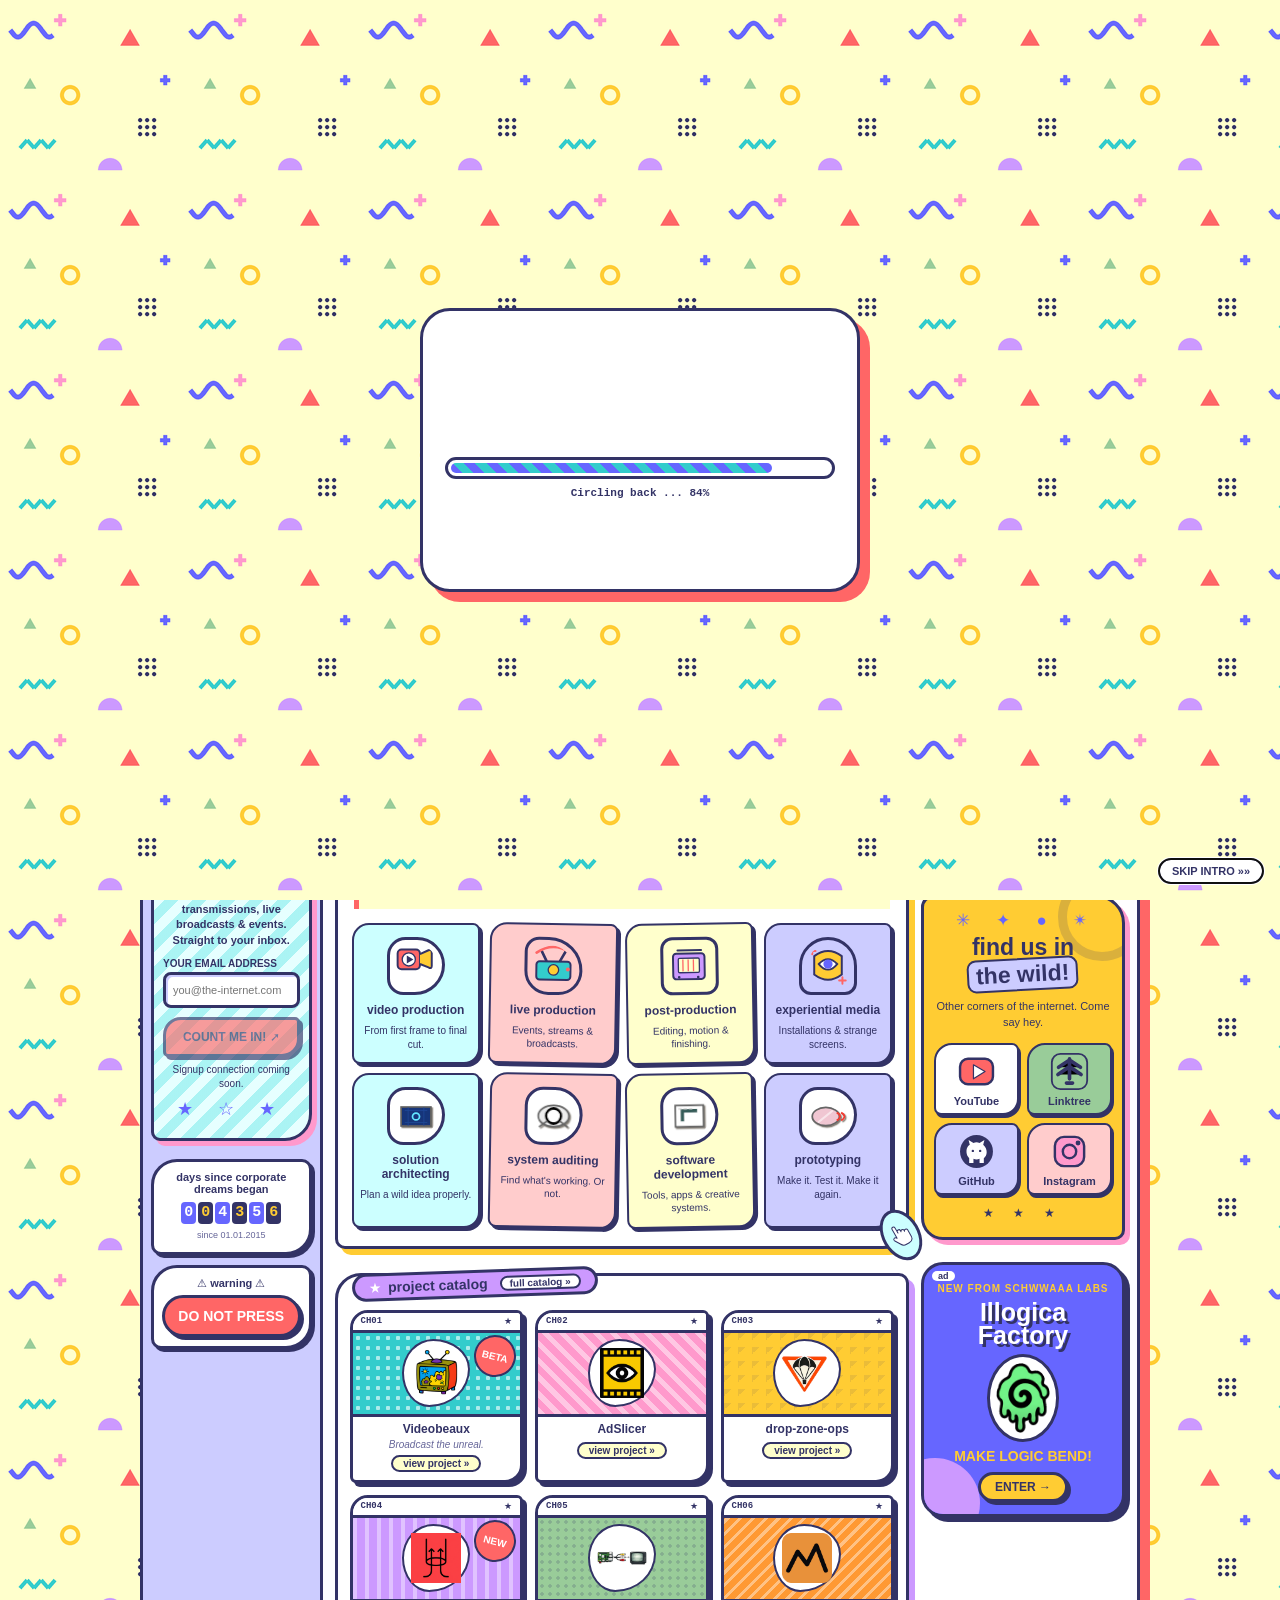
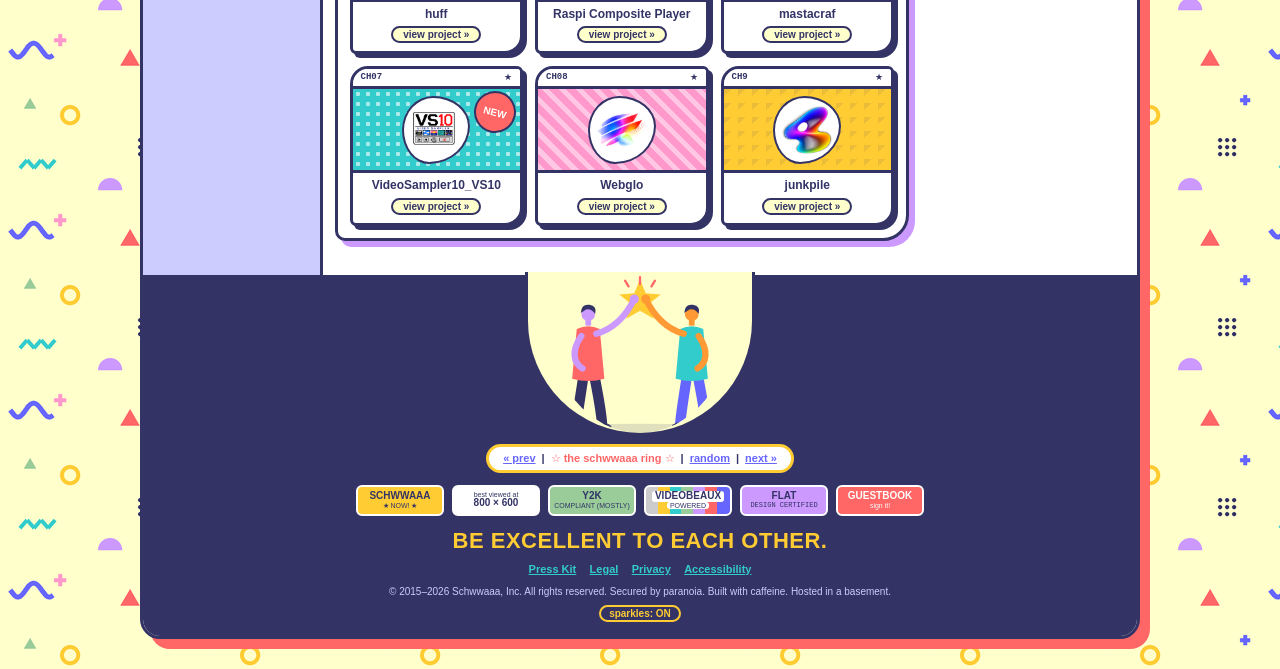
<file: index.html>
<!doctype html>
<html lang="en">

<head>
  <meta charset="utf-8">
  <meta name="viewport" content="width=device-width, initial-scale=1">
  <title>schwwaaa inc. — Shaping tomorrow ... today</title>
  <meta name="description"
    content="Schwwaaa architects, audits, builds, and prototypes strange useful systems. Corporate dreams since 2015.">
  <meta name="author" content="schwwaaa">
  <meta property="og:title" content="schwwaaa online — Shaping tomorrow ... today">
  <meta property="og:description"
    content="A speculative systems studio and digital imagination factory. 17 projects and counting.">
  <meta property="og:type" content="website">
  <meta property="og:image" content="assets/logo.png">
  <meta name="theme-color" content="#000066">
  <link rel="icon" href="assets/logo-tiny.png">
  <link rel="stylesheet" href="styles.css">
</head>
<!-- PERIOD NOTE: in 1999 this line would read
     <body background="tile.gif" bgcolor="#CCCCFF" link="#0000CC" vlink="#663399">
     Today the same job is done in styles.css. -->

<body class="home">
  <a class="skip-link" href="#main">Skip to content</a>

  <!-- ============ FAKE FLASH INTRO (hidden unless script.js shows it) ============ -->
  <div id="intro" class="intro" hidden role="dialog" aria-label="Intro animation">
    <div class="stage">
      <svg class="streaks" viewBox="0 0 200 200" aria-hidden="true">
        <polygon points="20,30 40,64 0,64" fill="#FF6666" />
        <path d="M150 20 q8 -10 16 0 t16 0" stroke="#6666FF" stroke-width="5" fill="none" stroke-linecap="round" />
        <circle cx="176" cy="170" r="12" fill="none" stroke="#FFCC33" stroke-width="5" />
        <path d="M10 170 a16 16 0 0 1 32 0 Z" fill="#33CCCC" />
      </svg>
      <img class="logo" src="assets/logo.png" alt="schwwaaa">
      <div class="bar"><i></i></div>
      <p class="pct">LOADING synergy.swf ... 0%</p>
      <button class="enter" type="button">ENTER</button>
    </div>
    <button class="skip" type="button">SKIP INTRO &raquo;&raquo;</button>
  </div>

  <div class="nosignal" aria-hidden="true"><span>SYNERGY LOST · CH 99</span></div>

  <!-- MEMBER CHANNEL 99 — power on to load the configured video; power off removes it. -->
  <dialog class="member-modal" id="membership-modal" aria-labelledby="membership-title"
    aria-describedby="membership-description">
    <div class="member-dialog">
      <div class="member-squiggle" aria-hidden="true">✳ ✦ ● ▲ ✳</div>
      <button class="member-close" id="member-close" type="button" aria-label="Close member TV">✕ CLOSE</button>
      <p class="member-eyebrow">★ SCHWWAAA MEMBERSHIP DIVISION ★</p>
      <h2 id="membership-title">WELCOME TO CHANNEL 99!</h2>
      <p id="membership-description">Official instructions: turn the TV on. Enjoy the transmission. Turn it off whenever you like.</p>
      <div class="member-television" id="member-television">
        <div class="member-aerial" aria-hidden="true"><i></i><i></i></div>
        <div class="member-tv-case">
          <div class="member-tv-screen" id="member-tv-screen">
            <div class="member-tv-idle" aria-hidden="true">
              <div class="member-tv-offmark">✳</div>
              <strong>NO SIGNAL</strong>
              <span>CH 99 · SCHWWAAA TV</span>
              <small>PRESS POWER TO TUNE IN</small>
            </div>
            <div class="member-tv-media" id="member-tv-media" aria-label="Membership video player"></div>
            <div class="member-tv-scanlines" aria-hidden="true"></div>
          </div>
          <div class="member-tv-console">
            <strong class="member-tv-brand">SCHW<br>TRONIC</strong>
            <span class="member-tv-channel">CH<br><b>99</b></span>
            <button class="member-tv-power" id="member-tv-power" type="button" aria-pressed="false"
              aria-label="Turn television on and play video"><span class="member-power-symbol" aria-hidden="true">⏻</span><span class="member-power-label">POWER ON</span></button>
            <span class="member-tv-light" aria-hidden="true"></span>
            <span class="member-tv-knobs" aria-hidden="true">◉<br>◉</span>
          </div>
        </div>
        <div class="member-tv-stand" aria-hidden="true"></div>
      </div>
      <div class="member-bottom-row">
        <p class="member-caption" id="member-caption" role="status" aria-live="polite">Your member-exclusive-ish signal is currently OFF AIR.</p>
        <a class="member-open-original" id="member-open-original" href="https://www.youtube.com/watch?v=e7QLoMve8BE"
          target="_blank" rel="noopener noreferrer">OPEN VIDEO ↗</a>
      </div>
    </div>
  </dialog>

  <div class="page">

    <!-- ============ MASTHEAD ============ -->
    <header class="masthead" id="top">
      <!-- Animated paper-cut Memphis accents. Decorative only; keyboard safe. -->
      <div class="mast-ornaments" aria-hidden="true">
        <i class="ornament orbit-star"></i><i class="ornament hoop"></i>
        <i class="ornament curl"></i><i class="ornament grid-dots"></i>
        <i class="ornament halfmoon"></i><i class="ornament ziggy"></i>
        <i class="ornament tiny-star"></i>
      </div>
      <svg class="deco" viewBox="0 0 780 190" preserveAspectRatio="none" aria-hidden="true">
        <!-- Memphis confetti floating behind the masthead -->
        <path d="M20 30 q10 -14 20 0 t20 0 t20 0" stroke="#6666FF" stroke-width="5" fill="none"
          stroke-linecap="round" />
        <polygon points="700,22 724,62 676,62" fill="#FF6666" />
        <circle cx="742" cy="140" r="14" fill="none" stroke="#FFCC33" stroke-width="5" />
        <path d="M600 170 l10 -12 l10 12 l10 -12 l10 12" stroke="#33CCCC" stroke-width="4" fill="none" />
        <path d="M440 190 a40 40 0 0 1 80 0 Z" fill="#FF99CC" />
        <g fill="#333366">
          <circle cx="370" cy="20" r="3" />
          <circle cx="382" cy="20" r="3" />
          <circle cx="394" cy="20" r="3" />
          <circle cx="370" cy="32" r="3" />
          <circle cx="382" cy="32" r="3" />
          <circle cx="394" cy="32" r="3" />
        </g>
        <path d="M30 150 h16 m-8 -8 v16" stroke="#FF6666" stroke-width="4" />
      </svg>
      <a class="splat" href="index.html" aria-label="schwwaaa home">
        <!-- the blob behind the logo: one smooth, lopsided closed curve -->
        <svg viewBox="0 0 360 160" aria-hidden="true">
          <path
            d="M40 40 C70 0 170 10 220 18 C290 28 350 30 352 82 C354 132 290 150 210 148 C130 146 60 158 26 120 C4 96 16 64 40 40 Z"
            fill="#FFCC33" stroke="#333366" stroke-width="4" />
          <path d="M58 132 C100 150 180 140 240 138" stroke="#FF6666" stroke-width="6" fill="none"
            stroke-linecap="round" />
        </svg>
        <img src="assets/logo.png" alt="schwwaaa">
      </a>
      <div class="bubble bubble-script" aria-label="Shaping tomorrow ... today" lang="en">𝒮𝒽𝒶𝓅𝒾𝓃𝑔 𝓉𝑜𝓂𝑜𝓇𝓇𝑜𝓌 <span class="blink">...</span> 𝓉𝑜𝒹𝒶𝓎</div>
      <div class="visionary"><img src="assets/people/visionary.svg" alt="" width="150"></div>
      <!-- Two existing Corporate Memphis illustrations bring three more characters into
           the space previously occupied by search; smaller screens show the high-five. -->
      <div class="mast-crew" aria-hidden="true">
        <img class="crew-highfive" src="assets/people/highfive.svg" alt="">
        <img class="crew-builder" src="assets/people/builder.svg" alt="">
      </div>

      <!-- Search and masthead shortcuts retired; help sticker at bottom-right. -->
      <div class="mast-side">
        <a class="help-corner" href="construction.html?p=Help%20Desk" title="Help desk" aria-label="Help desk">?</a>
      </div>
    </header>

    <!-- ============ TAB NAV ============ -->
    <nav class="tabs" aria-label="Main">
      <a href="index.html" aria-current="page">Home</a>
      <a href="projects.html">Products</a>
      <a href="https://live.schwwaaa.net" target="_blank" rel="noopener noreferrer">Live</a>
      <!-- <a href="#pressroom">Press</a> -->
      <a href="construction.html?p=Contact">Contact</a>
    </nav>

    <!-- BROADCAST RIBBON: edit messages and stream link in site-config.js -->
    <a class="bulletin-bar" id="broadcast" href="https://live.schwwaaa.net"
      target="_blank" rel="noopener noreferrer"
      aria-label="Open SCHWWAAA Live — broadcasts and upcoming events" data-state="upcoming">
      <div class="bulletin-head" aria-hidden="true"><span class="bulletin-spark">&#10022;</span><span
          class="bulletin-label" id="bulletin-label">UP NEXT!</span><span class="bulletin-led"></span></div>
      <div class="bulletin-viewport">
        <p class="bulletin-static" id="bulletin-static">More peculiar transmissions and live events coming soon. Stay
          tuned!</p>
        <div class="bulletin-track" id="bulletin-track" aria-hidden="true"></div>
      </div>
      <span id="bulletin-link" class="bulletin-action" aria-hidden="true">VISIT LIVE &#10138;</span>
      <span class="bulletin-doodle" aria-hidden="true">&#10040;</span>
    </a>

    <!-- ============ THE LAYOUT TABLE ============
       A real 1999-style 3-column table. role="presentation" tells screen
       readers "this is layout, not data". See styles.css section 6 & 18. -->
    <table class="layout" role="presentation">
      <tr>

        <!-- ---------- LEFT RAIL: the campus ---------- -->
        <td class="col-left">
          <!-- CAMPUS NAV temporarily disabled, retained for later reuse
        <h2 class="rail-title">&#9733; THE CAMPUS &#9733;</h2>
        <ul class="campus">
          <li><a href="construction.html?p=Info%20Booth"><span class="dot"><img src="assets/map/map-info-booth.svg" alt=""></span><span>Info Booth<small>visitor center</small></span></a></li>
          <li><a href="construction.html?p=Labs"><span class="dot"><img src="assets/map/map-labs.svg" alt=""></span><span>Labs<small>prototype campus</small></span></a></li>
          <li><a href="#services"><span class="dot"><img src="assets/map/map-facility-grid.svg" alt=""></span><span>Facility Grid<small>service works</small></span></a></li>
          <li><a href="construction.html?p=Investor%20Hall"><span class="dot"><img src="assets/map/map-investor-hall.svg" alt=""></span><span>Investor Hall<small>numbers &amp; trust</small></span></a></li>
          <li><a href="projects.html"><span class="dot"><img src="assets/map/map-project-block.svg" alt=""></span><span>Project Block<small>catalog</small></span></a></li>
          <li><a href="#pressroom"><span class="dot"><img src="assets/map/map-press-room.svg" alt=""></span><span>Press Room<small>bulletins</small></span></a></li>
          <li><a href="construction.html?p=Help%20Desk"><span class="dot"><img src="assets/map/map-help-desk.svg" alt=""></span><span>Help Desk<small>human-ish</small></span></a></li>
        </ul>
        END CAMPUS NAV -->

          <!-- Today's directive — moved here from the right rail to sit above Citizen Status. -->
          <section class="sticky sticky-remix" aria-label="Today's directive: Build it. Break it. Schwwaaa it.">
            <div class="directive-header"><span>✳ TODAY'S DIRECTIVE</span><span class="directive-number">NO. 001 ↗</span></div>
            <div class="directive-words" aria-hidden="true">
              <span class="directive-word directive-build">BUILD IT<span class="directive-dot">.</span></span>
              <span class="directive-word directive-break">BREAK IT<span class="directive-dot">.</span></span>
              <span class="directive-word directive-schwwaaa">SCHWWAAA IT<span class="directive-dot">.</span></span>
            </div>
            <span class="directive-orbit" aria-hidden="true">✴</span>
            <span class="directive-flower" aria-hidden="true">✻</span>
            <small>no problems, only interesting solutions.</small>
          </section>

          <div class="rail-extras">
            <div class="rail-box citizen">
              <h3>company role:</h3>
              <b>GUEST</b>
              <button class="bevel member-trigger" type="button" aria-haspopup="dialog" aria-controls="membership-modal">BECOME A MEMBER</button>
            </div>

          <section class="newsletter" aria-labelledby="newsletter-title">
            <span class="newsletter-confetti" aria-hidden="true">&#10022; &#9679; &#9650;</span>
            <span class="newsletter-stamp">TRANSMISSION LIST!</span>
            <h2 id="newsletter-title">get the<br><span>schwwaaa</span><br>newsletter!</h2>
            <p>New projects, odd transmissions, live broadcasts &amp; events. Straight to your inbox.</p>
            <!-- Connect signup in site-config.js; no email is saved until then. -->
            <form id="newsletter-form" method="post">
              <label for="newsletter-email">YOUR EMAIL ADDRESS</label>
              <input id="newsletter-email" type="email" name="email" autocomplete="email"
                placeholder="you@the-internet.com" required>
              <button class="newsletter-button" type="submit" disabled>COUNT ME IN! &#10138;</button>
              <p class="newsletter-note" id="newsletter-note" aria-live="polite">Signup connection coming soon.</p>
            </form>
            <span class="newsletter-stars" aria-hidden="true">&#9733; &#9734; &#9733;</span>
          </section>

            <div class="rail-box">
              <h3>days since corporate dreams began</h3>
              <div class="odometer" role="img" aria-label="days since 2015">
                <span>0</span><span>0</span><span>0</span><span>0</span><span>0</span><span>0</span></div>
              <p class="fine">since 01.01.2015</p>
            </div>

            <div class="rail-box">
              <h3>&#9888; warning &#9888;</h3>
              <button class="panic" type="button">DO NOT PRESS</button>
            </div>
          </div>
        </td>

        <!-- ---------- MAIN COLUMN ---------- -->
        <td class="col-main">
          <main id="main" tabindex="-1">

            <section class="box welcome" id="about" aria-labelledby="welcome-title">
              <div class="box-body">
                <div>
                  <h1 id="welcome-title">Hey there! <span class="swoosh">Welcome!</span> <span class="hello-wave" role="img" aria-label="Waving hand">👋</span></h1>
                  <p><b class="rainbow">schwwaaa</b> is a global multimedia production company, software design studio, and digital imagination factory.</p>
                  <p class="welcome-rally">We build. We iterate. We inspire. We shape tomorrow. Today.</p>
                  <p>Enjoy our website and let us know how we can help you create!</p>
                </div>
                <img class="sitter" src="assets/people/sitter.svg" alt="">
              </div>
            </section>

            <!-- ON THE AIR: featured-project TV. Only projects that already
               have written copy are featured here. Add a slide by copying one. -->
            <section class="onair" aria-label="Featured projects">
              <div class="screen">
                <div class="slide on" style="--slide-bg:#FFCC33">
                  <img src="assets/icons/videobeaux.png" alt="">
                  <div>
                    <span class="kicker">&#9679; NOW ON THE AIR</span>
                    <h3>Videobeaux</h3>
                    <p>Broadcast the unreal. Your friendly multilateral video toolkit built for artists by artists.</p>
                    <a class="play-btn" href="https://videobeaux.online">&#9654; PLAY NOW</a>
                  </div>
                </div>
                <div class="slide" style="--slide-bg:#99CC99">
                  <img src="assets/icons/illogicafactory.png" alt="">
                  <div>
                    <span class="kicker">&#9679; NEW FROM SCHWWAAA LABS</span>
                    <h3>Illogica Factory</h3>
                    <p>Automated AI cannibalism. A creative automation lab where logic goes to die and features are
                      born.</p>
                    <a class="play-btn" href="https://schwwaaa.github.io/illogica-factory">&#9654; ENTER THE FACTORY</a>
                  </div>
                </div>
                <div class="slide" style="--slide-bg:#CC99FF">
                  <img src="assets/icons/webglo.png" alt="">
                  <div>
                    <span class="kicker">&#9679; GLOWING IN THE DARK</span>
                    <h3>Webglo</h3>
                    <p>Decentralized video art on the Bitcoin blockchain.</p>
                    <a class="play-btn" href="https://webglo.online">&#9654; PLAY NOW</a>
                  </div>
                </div>
                <div class="slide" style="--slide-bg:#33CCCC">
                  <img src="assets/icons/vs10.png" alt="">
                  <div>
                    <span class="kicker">&#9679; PRESS PLAY</span>
                    <h3>VideoSampler10</h3>
                    <p>A tiny browser-based video sampler for slicing local video into playable pads.</p>
                    <a class="play-btn" href="https://schwwaaa.github.io/VideoSampler10_VS10/">&#9654; PLAY NOW</a>
                  </div>
                </div>
              </div>
              <div class="knobs"><span class="chnum">CH 01</span><span class="dots"></span><span class="vol">VOL<i
                    class="knob"></i><i class="knob"></i></span></div>
            </section>

            <section class="box what-we-do" id="services" aria-labelledby="svc-title">
              <h2 id="svc-title"><span class="ico">&#9733;</span> what we do <span class="service-title-spark" aria-hidden="true">✦ ▲ ✳</span></h2>
              <p class="service-intro">From cameras and live shows to code and impossible prototypes: we make ideas real, weird, and useful.</p>
              <div class="services">
                <div class="service-card"><img src="assets/svc/service-video-production.svg" alt=""><strong>Video production</strong><small>From first frame to final cut.</small></div>
                <div class="service-card"><img src="assets/svc/service-live-production.svg" alt=""><strong>Live production</strong><small>Events, streams &amp; broadcasts.</small></div>
                <div class="service-card"><img src="assets/svc/service-post-production.svg" alt=""><strong>Post-production</strong><small>Editing, motion &amp; finishing.</small></div>
                <div class="service-card"><img src="assets/svc/service-experiential-media.svg" alt=""><strong>Experiential media</strong><small>Installations &amp; strange screens.</small></div>
                <div class="service-card"><img src="assets/svc/service-solution-architecting.svg" alt=""><strong>Solution architecting</strong><small>Plan a wild idea properly.</small></div>
                <div class="service-card"><img src="assets/svc/service-system-auditing.svg" alt=""><strong>System auditing</strong><small>Find what's working. Or not.</small></div>
                <div class="service-card"><img src="assets/svc/service-software-development.svg" alt=""><strong>Software development</strong><small>Tools, apps &amp; creative systems.</small></div>
                <div class="service-card"><img src="assets/svc/service-prototyping.svg" alt=""><strong>Prototyping</strong><small>Make it. Test it. Make it again.</small></div>
                <img class="hand" src="assets/people/hand.svg" alt="">
              </div>
            </section>

            <!-- PROJECT CATALOG — all 17. Template for a new card:
               <a class="card" href="URL"><span class="ch"><span>CH18</span><span>&#9733;</span></span>
                 <span class="art"><img src="assets/icons/NAME.png" alt=""></span>
                 <b>Name</b><span class="go">view project &raquo;</span></a>      -->
            <section class="box" id="projects" aria-labelledby="proj-title">
              <h2 id="proj-title"><span class="ico">&#9733;</span> project catalog <a href="projects.html">full catalog
                  &raquo;</a></h2>
              <div class="cards">
                <a class="card" href="https://videobeaux.online"><span
                    class="sticker">BETA</span><span
                    class="ch"><span>CH01</span><span>&#9733;</span></span><span class="art"><img
                      src="assets/icons/videobeaux.png" alt=""></span><b>Videobeaux</b><i>Broadcast the unreal.</i><span
                    class="go">view project &raquo;</span></a>
                <a class="card" href="https://adslicer.schwwaaa.net/"><span
                    class="ch"><span>CH02</span><span>&#9733;</span></span><span class="art"><img
                      src="assets/icons/adslicer.png" alt=""></span><b>AdSlicer</b><span class="go">view project
                    &raquo;</span></a>
                <a class="card" href="https://dropzoneops.schwwaaa.net"><span
                    class="ch"><span>CH03</span><span>&#9733;</span></span><span class="art"><img
                      src="assets/icons/dropzoneops.png" alt=""></span><b>drop-zone-ops</b><span class="go">view project
                    &raquo;</span></a>
                <a class="card" href="https://huff.schwwaaa.net"><span
                    class="sticker">NEW</span><span
                    class="ch"><span>CH04</span><span>&#9733;</span></span><span class="art"><img
                      src="assets/icons/huff.png" alt=""></span><b>huff</b><span class="go">view project
                    &raquo;</span></a>
                <a class="card" href="https://schwwaaa.github.io/raspi-composite-player/"><span
                    class="ch"><span>CH05</span><span>&#9733;</span></span><span class="art"><img
                      src="assets/icons/rpi.png" alt=""></span><b>Raspi Composite Player</b><span class="go">view
                    project &raquo;</span></a>
                <a class="card" href="https://mastacraf.schwwaaa.net"><span
                    class="ch"><span>CH06</span><span>&#9733;</span></span><span class="art"><img
                      src="assets/icons/mastacraf.png" alt=""></span><b>mastacraf</b><span class="go">view project
                    &raquo;</span></a>
                <a class="card" href="https://vs10.schwwaaa.net"><span
                    class="sticker">NEW</span><span
                    class="ch"><span>CH07</span><span>&#9733;</span></span><span class="art"><img
                      src="assets/icons/vs10.png" alt=""></span><b>VideoSampler10_VS10</b><span class="go">view project
                    &raquo;</span></a>
                <a class="card" href="https://webglo.online"><span
                    class="ch"><span>CH08</span><span>&#9733;</span></span><span class="art"><img
                      src="assets/icons/webglo.png" alt=""></span><b>Webglo</b><span class="go">view project
                    &raquo;</span></a>
                <a class="card" href="https://junkpile.schwwaaa.net"><span
                    class="ch"><span>CH9</span><span>&#9733;</span></span><span class="art"><img
                      src="assets/icons/junkpile.png" alt=""></span><b>junkpile</b><span class="go">view project
                    &raquo;</span></a>                    
                <!-- <a class="card" href="https://schwwaaa.github.io/TURRRBO/"><span
                    class="ch"><span>CH10</span><span>&#9733;</span></span><span class="art"><img
                      src="assets/icons/turrrbo.png" alt=""></span><b>TURRRBO</b><span class="go">view project
                    &raquo;</span></a>
                <a class="card" href="https://schwwaaa.github.io/illogica-factory"><span
                    class="sticker">BETA</span><span class="ch"><span>CH11</span><span>&#9733;</span></span><span
                    class="art"><img src="assets/icons/illogicafactory.png" alt=""></span><b>Illogica Factory</b><span
                    class="go">view project &raquo;</span></a>
                <a class="card" href="https://schwwaaa.github.io/obs-relay/"><span
                    class="ch"><span>CH12</span><span>&#9733;</span></span><span class="art"><img
                      src="assets/icons/obsrelay.png" alt=""></span><b>obs-relay</b><span class="go">view project
                    &raquo;</span></a>
                <a class="card soon" href="construction.html?p=Viewfinder"><span class="sticker soon">SOON</span><span
                    class="ch"><span>CH13</span><span>&#9733;</span></span><span class="art"><img
                      src="assets/icons/project-viewfinder.svg" alt=""></span><b>Viewfinder</b><span class="go">under
                    construction</span></a>
                <a class="card soon" href="construction.html?p=Api-gateway"><span class="sticker soon">SOON</span><span
                    class="ch"><span>CH14</span><span>&#9733;</span></span><span class="art"><img
                      src="assets/icons/project-api-gateway.svg" alt=""></span><b>Api-gateway</b><span class="go">under
                    construction</span></a>
                <a class="card soon" href="construction.html?p=Scoping-voices"><span
                    class="sticker soon">SOON</span><span class="ch"><span>CH15</span><span>&#9733;</span></span><span
                    class="art"><img src="assets/icons/project-scoping-voices.svg"
                      alt=""></span><b>Scoping-voices</b><span class="go">under construction</span></a>
                <a class="card soon" href="construction.html?p=Kowabungataug"><span
                    class="sticker soon">SOON</span><span class="ch"><span>CH16</span><span>&#9733;</span></span><span
                    class="art"><img src="assets/icons/project-kowabungataug.svg"
                      alt=""></span><b>Kowabungataug</b><span class="go">under construction</span></a>
                <a class="card soon" href="construction.html?p=Ordvault"><span class="sticker soon">SOON</span><span
                    class="ch"><span>CH17</span><span>&#9733;</span></span><span class="art"><img
                      src="assets/icons/project-ordvault.svg" alt=""></span><b>Ordvault</b><span class="go">under
                    construction</span></a>
                <a class="card soon" href="construction.html?p=Help%20Desk"><span
                    class="ch"><span>CH18</span><span>?</span></span><span class="art"><img
                      src="assets/map/map-help-desk.svg" alt=""></span><b>Your project here?</b><i>Suspicious note in
                    the margin? Bring it.</i><span class="go">talk to the help desk</span></a> -->
              </div>
            </section>

          </main>
        </td>

        <!-- ---------- RIGHT RAIL ---------- -->
        <td class="col-right">

          <section class="crt" aria-label="Corporate dreams since 2015">
            <img class="plant" src="assets/people/plant.svg" alt="">
            <div class="tube">
              <div class="glass">
                <!-- Six animated transmissions are selected by script.js, one new GIF per page reload.
                     Change the filenames in site-config.js; reduced-motion users see the existing PNG. -->
                <img class="crt-animated" id="corporate-dreams-gif" src="assets/tv/dreams-01-signal-garden.gif" alt="Animated SCHWWAAA television transmission"
                  width="160" height="100" loading="lazy">
                <img class="crt-still" src="assets/tv/schwwaaa-loop-still.png" alt="" width="160" height="100"
                  aria-hidden="true" loading="lazy">
              </div>
            </div>
            <div class="stand"></div>
            <p>Corporate<br>Dreams<br>Since 2015</p>
          </section>

          <section class="news" id="pressroom" aria-labelledby="news-title">
            <h2 id="news-title">latest <em>news!</em></h2>
            <article><time datetime="2001-05-16">05.16.2001</time>
              <p>Illogica Factory 2.1 now in open beta</p>
            </article>
            <article><time datetime="2001-05-15">05.15.2001</time>
              <p>Webglo release candidate posted</p>
            </article>
            <article><time datetime="2001-05-14">05.14.2001</time>
              <p>Scoping-voices voicepack #7 live</p>
            </article>
            <article><time datetime="2001-05-13">05.13.2001</time>
              <p>Investor memo: Q1 reflections</p>
            </article>
            <a class="more" href="construction.html?p=Press%20Room">&gt; more updates</a>
          </section>


          <section class="social-hub" aria-labelledby="social-title">
            <div class="social-hub-top" aria-hidden="true">✳ &nbsp; ✦ &nbsp; ● &nbsp; ✴</div>
            <h2 id="social-title">find us in<br><span>the wild!</span></h2>
            <p>Other corners of the internet. Come say hey.</p>
            <nav class="social-grid" aria-label="SCHWWAAA social channels">
              <a class="social-link social-youtube" href="https://youtube.com/@schwwaaa" target="_blank" rel="noopener noreferrer" aria-label="SCHWWAAA on YouTube (opens in a new tab)">
                <img src="assets/social/youtube.svg" alt=""><span>YouTube</span>
              </a>
              <a class="social-link social-linktree" href="https://linktr.ee/schwwaaa" target="_blank" rel="noopener noreferrer" aria-label="SCHWWAAA on Linktree (opens in a new tab)">
                <img src="assets/social/linktree.svg" alt=""><span>Linktree</span>
              </a>
              <a class="social-link social-github" href="https://github.com/schwwaaa" target="_blank" rel="noopener noreferrer" aria-label="SCHWWAAA on GitHub (opens in a new tab)">
                <img src="assets/social/github.svg" alt=""><span>GitHub</span>
              </a>
              <a class="social-link social-instagram" href="https://www.instagram.com/schwwaaa/" target="_blank" rel="noopener noreferrer" aria-label="SCHWWAAA on Instagram (opens in a new tab)">
                <img src="assets/social/instagram.svg" alt=""><span>Instagram</span>
              </a>
            </nav>
            <span class="social-hub-bottom" aria-hidden="true">★ ★ ★</span>
          </section>

          <section class="ad" aria-label="Advertisement">
            <span class="eyebrow">NEW FROM SCHWWAAA LABS</span>
            <strong>Illogica<br>Factory</strong>
            <img src="assets/icons/illogicafactory.png" alt="">
            <span class="flash">MAKE LOGIC BEND!</span>
            <a class="play-btn" href="https://schwwaaa.github.io/illogica-factory">ENTER &rarr;</a>
          </section>


          <!-- COMING SOON TO THE CAMPUS temporarily disabled; retained for review
        <section class="soonbox" aria-labelledby="soon-title">
          <img src="assets/people/builder.svg" alt="">
          <h2 id="soon-title">coming soon to the campus</h2>
          <ul>
            <li><a href="construction.html?p=Central%20Commons">Central Commons</a></li>
            <li><a href="construction.html?p=The%20Archive">The Archive</a></li>
            <li><a href="construction.html?p=Careers">Careers</a></li>
            <li><a href="construction.html?p=Guestbook">Guestbook</a></li>
          </ul>
        </section>
        END COMING SOON -->


        </td>
      </tr>
    </table>

    <!-- ============ FOOTER ============ -->
    <footer class="footer" id="contact">
      <img class="highfive" src="assets/people/highfive.svg" alt="">
      <div class="webring">
        <a href="#" data-ring="prev">&laquo; prev</a> |
        <span class="ringname">&#9734; the schwwaaa ring &#9734;</span> |
        <a href="#" data-ring="random">random</a> |
        <a href="#" data-ring="next">next &raquo;</a>
      </div>

      <div class="badges">
        <a class="badge b1" href="index.html"><b>SCHWWAAA</b><span>&#9733; NOW! &#9733;</span></a>
        <span class="badge b2"><span>best viewed at</span><b>800 × 600</b></span>
        <span class="badge b3"><b>Y2K</b><span>COMPLIANT (MOSTLY)</span></span>
        <a class="badge b4" href="https://videobeaux.online"><b>VIDEOBEAUX</b><span>POWERED</span></a>
        <span class="badge b5"><b>FLAT</b><span>DESIGN CERTIFIED</span></span>
        <a class="badge b6" href="construction.html?p=Guestbook"><b>GUESTBOOK</b><span>sign it!</span></a>
      </div>

      <p class="excellent">BE EXCELLENT TO EACH OTHER.</p>
      <nav class="footnav" aria-label="Footer">
        <a href="#pressroom">Press Kit</a>
        <a href="construction.html?p=Legal">Legal</a>
        <a href="construction.html?p=Privacy">Privacy</a>
        <a href="construction.html?p=Accessibility">Accessibility</a>
      </nav>
      <p class="fine">© 2015–2026 Schwwaaa, Inc. All rights reserved. Secured by paranoia. Built with caffeine. Hosted
        in a basement.</p>
      <p class="fine"><button id="sparkle-toggle" type="button">sparkles: ON</button></p>
    </footer>
  </div>

  <script src="site-config.js"></script>
  <script src="script.js"></script>
</body>

</html>
</file>
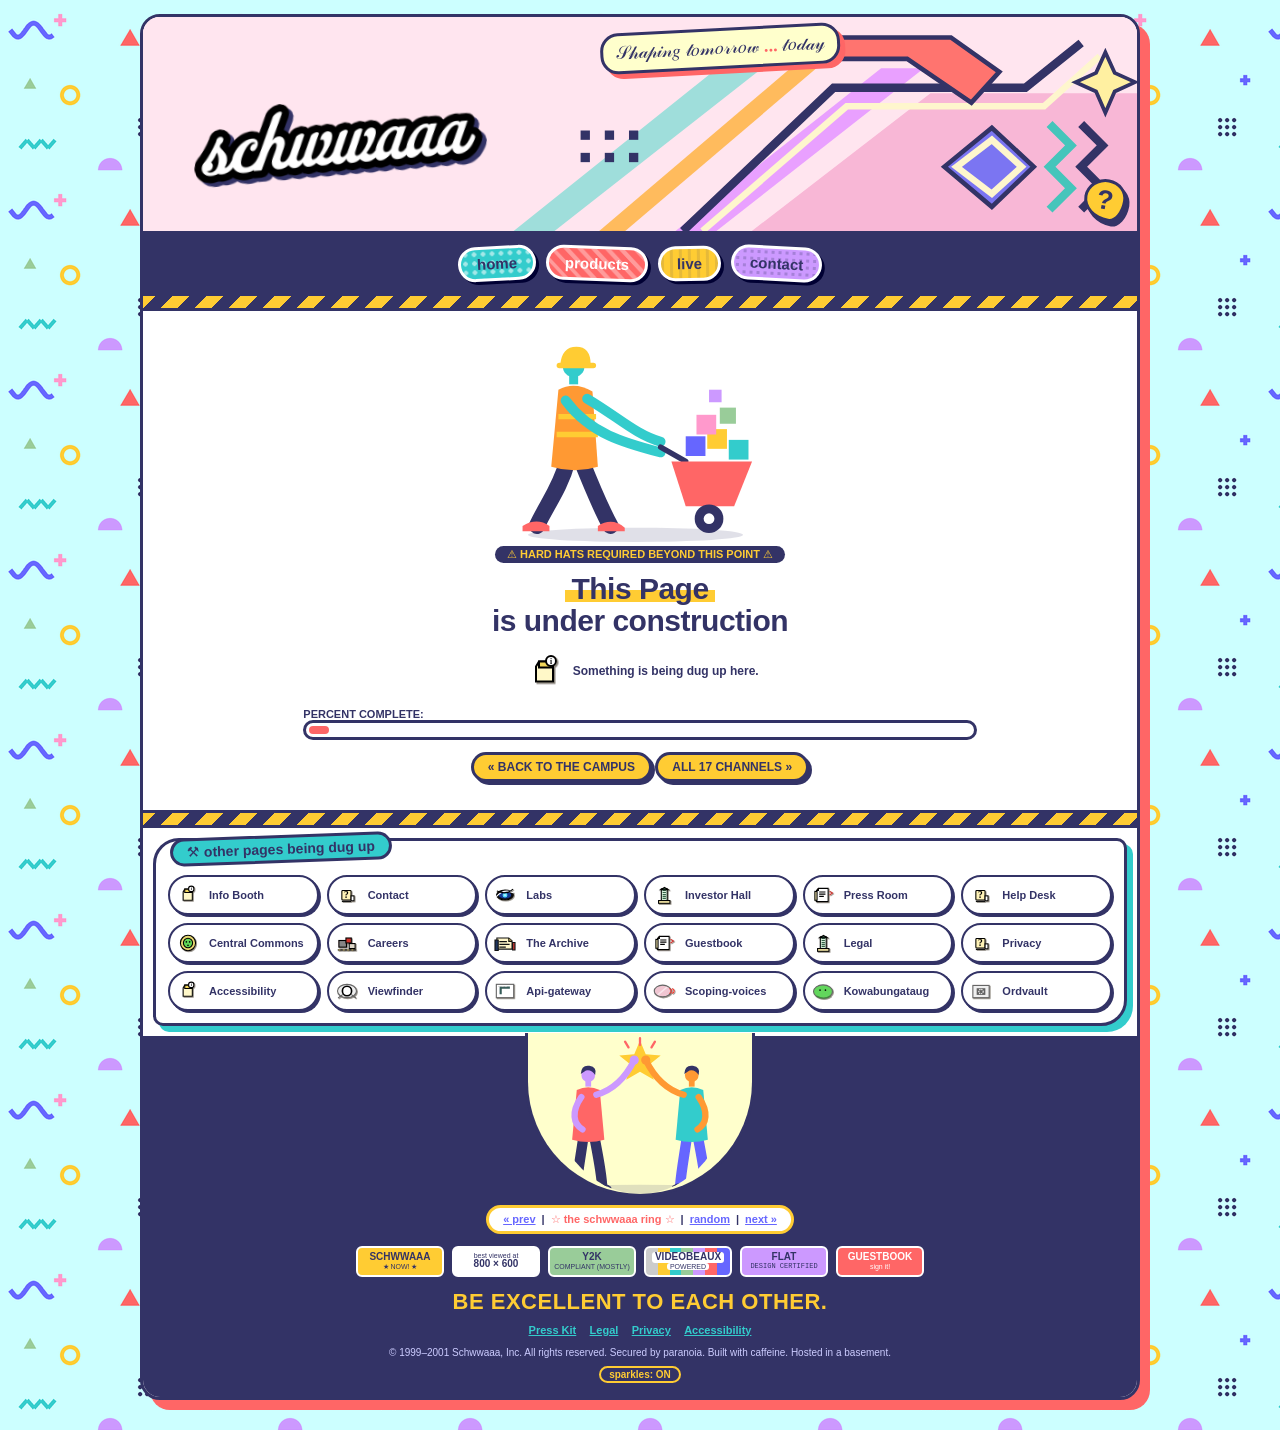
<file: construction.html>
<!doctype html>
<html lang="en">
<head>
  <meta charset="utf-8">
  <meta name="viewport" content="width=device-width, initial-scale=1">
  <title>UNDER CONSTRUCTION — schwwaaa</title>
  <meta name="robots" content="noindex">
  <meta name="theme-color" content="#FFCC00">
  <link rel="icon" href="assets/logo-tiny.png">
  <link rel="stylesheet" href="styles.css">
</head>
<!-- ONE page serves every unfinished section: construction.html?p=Labs,
     ?p=Careers, ?p=Viewfinder ... The names and blurbs live in script.js
     (section 11). When a page is finished, point its links at the real page. -->
<body class="build">
<a class="skip-link" href="#main">Skip to content</a>
<div class="nosignal" aria-hidden="true"><span>SYNERGY LOST · CH 99</span></div>

<div class="page">

  <!-- ============ MASTHEAD ============ -->
  <header class="masthead" id="top">
      <svg class="abstract-stage contact-stage" viewBox="0 0 1200 230" preserveAspectRatio="xMaxYMid slice" aria-hidden="true">
  <!-- CONTACT: directional signal ribbons / intersecting call-and-response paths -->
  <rect width="1200" height="230" fill="#ffe5ef"/>
  <path d="M530 230 L775 34 L824 34 L574 230Z" fill="#9fdedb"/>
  <path d="M622 230 L864 24 L892 24 L650 230Z" fill="#ffbb5d"/>
  <path d="M704 230 L925 55 L971 55 L748 230Z" fill="#e9a0ff"/>
  <path d="M786 230 L978 82 L1200 82 L1200 230Z" fill="#f8b7d6"/>
  <path d="M712 230 L874 76 L1080 76 L1140 28" fill="none" stroke="#333366" stroke-width="9" stroke-linejoin="miter"/>
  <path d="M733 230 L888 96 L1100 96 L1160 42" fill="none" stroke="#fef6cd" stroke-width="7" stroke-linejoin="miter"/>
  <path class="drift-gentle" d="M873 22 L1000 22 L1052 59 L1022 92 L953 45 L873 45Z" fill="#ff746f" stroke="#333366" stroke-width="5" stroke-linejoin="miter"/>
  <path d="M993 161 L1044 119 L1089 161 L1044 204Z" fill="#7b75f2" stroke="#333366" stroke-width="5"/>
  <path d="M1006 161 L1044 132 L1076 161 L1044 190Z" fill="none" stroke="#fef6cd" stroke-width="7"/>
  <path d="M1140 115 L1163 138 L1140 161 L1163 184 L1140 207" stroke="#333366" stroke-width="9" fill="none" stroke-linejoin="miter"/>
  <path d="M1106 115 L1129 138 L1106 161 L1129 184 L1106 207" stroke="#45c5bb" stroke-width="9" fill="none" stroke-linejoin="miter"/>
  <g fill="#333366"><rect x="602" y="122" width="10" height="10"/><rect x="628" y="122" width="10" height="10"/><rect x="654" y="122" width="10" height="10"/><rect x="602" y="146" width="10" height="10"/><rect x="628" y="146" width="10" height="10"/><rect x="654" y="146" width="10" height="10"/></g>
  <path d="M1166 38 l10 22 22 10 -22 10 -10 23 -10 -23 -22 -10 22 -10Z" fill="#fff0a1" stroke="#333366" stroke-width="4"/>
</svg>
      <a class="splat" href="index.html" aria-label="schwwaaa home">
        <img src="assets/logo.png" alt="schwwaaa">
      </a>
      <div class="bubble bubble-script" aria-label="Shaping tomorrow ... today" lang="en">𝒮𝒽𝒶𝓅𝒾𝓃𝑔 𝓉𝑜𝓂𝑜𝓇𝓇𝑜𝓌 <span class="blink">...</span> 𝓉𝑜𝒹𝒶𝓎</div>
      <div class="mast-side">
      <a class="help-corner" href="construction.html?p=Help%20Desk" title="Help desk" aria-label="Help desk">?</a>
    </div>
    </header>

  <!-- ============ TAB NAV ============ -->
  <nav class="tabs" aria-label="Main">
    <a href="index.html">Home</a>
    <a href="projects.html">Products</a>
    <a href="https://live.schwwaaa.net" target="_blank" rel="noopener noreferrer">Live</a>
    <!-- <a href="index.html#pressroom">Press</a> -->
    <a href="construction.html?p=Contact">Contact</a>
  </nav>

  <div class="hazard" aria-hidden="true"></div>
  <main id="main" class="dig-site" tabindex="-1">
    <img class="builder" src="assets/people/builder.svg" alt="">
    <p class="lead">&#9888; HARD HATS REQUIRED BEYOND THIS POINT &#9888;</p>
    <h1><span id="dig-name">This Page</span><br>is under construction</h1>
    <p><img id="dig-icon" src="assets/map/map-info-booth.svg" alt="" width="48" height="48" style="vertical-align:middle"> <b id="dig-blurb">Something is being dug up here.</b></p>
    <div class="progress">
      PERCENT COMPLETE:
      <div class="track"><i></i></div>
    </div>
    <p><a class="play-btn" href="index.html">&laquo; BACK TO THE CAMPUS</a> <a class="play-btn" href="projects.html">ALL 17 CHANNELS &raquo;</a></p>
  </main>
  <div class="hazard" aria-hidden="true"></div>

  <section class="box" style="margin:10px" aria-labelledby="other-title">
    <h2 id="other-title">&#9874; other pages being dug up</h2>
    <nav class="otherpages" aria-label="Pages under construction"></nav>
  </section>

  <!-- ============ FOOTER ============ -->
  <footer class="footer" id="contact">
    <img class="highfive" src="assets/people/highfive.svg" alt="">
    <div class="webring">
      <a href="#" data-ring="prev">&laquo; prev</a> |
      <span class="ringname">&#9734; the schwwaaa ring &#9734;</span> |
      <a href="#" data-ring="random">random</a> |
      <a href="#" data-ring="next">next &raquo;</a>
    </div>

    <div class="badges">
      <a class="badge b1" href="index.html"><b>SCHWWAAA</b><span>&#9733; NOW! &#9733;</span></a>
      <span class="badge b2"><span>best viewed at</span><b>800 × 600</b></span>
      <span class="badge b3"><b>Y2K</b><span>COMPLIANT (MOSTLY)</span></span>
      <a class="badge b4" href="https://videobeaux.online"><b>VIDEOBEAUX</b><span>POWERED</span></a>
      <span class="badge b5"><b>FLAT</b><span>DESIGN CERTIFIED</span></span>
      <a class="badge b6" href="construction.html?p=Guestbook"><b>GUESTBOOK</b><span>sign it!</span></a>
    </div>

    <p class="excellent">BE EXCELLENT TO EACH OTHER.</p>
    <nav class="footnav" aria-label="Footer">
      <a href="index.html#pressroom">Press Kit</a>
      <a href="construction.html?p=Legal">Legal</a>
      <a href="construction.html?p=Privacy">Privacy</a>
      <a href="construction.html?p=Accessibility">Accessibility</a>
    </nav>
    <p class="fine">© 1999–2001 Schwwaaa, Inc. All rights reserved. Secured by paranoia. Built with caffeine. Hosted in a basement.</p>
    <p class="fine"><button id="sparkle-toggle" type="button">sparkles: ON</button></p>
  </footer>
</div>

<script src="site-config.js"></script>
<script src="script.js"></script>
</body>
</html>
</file>
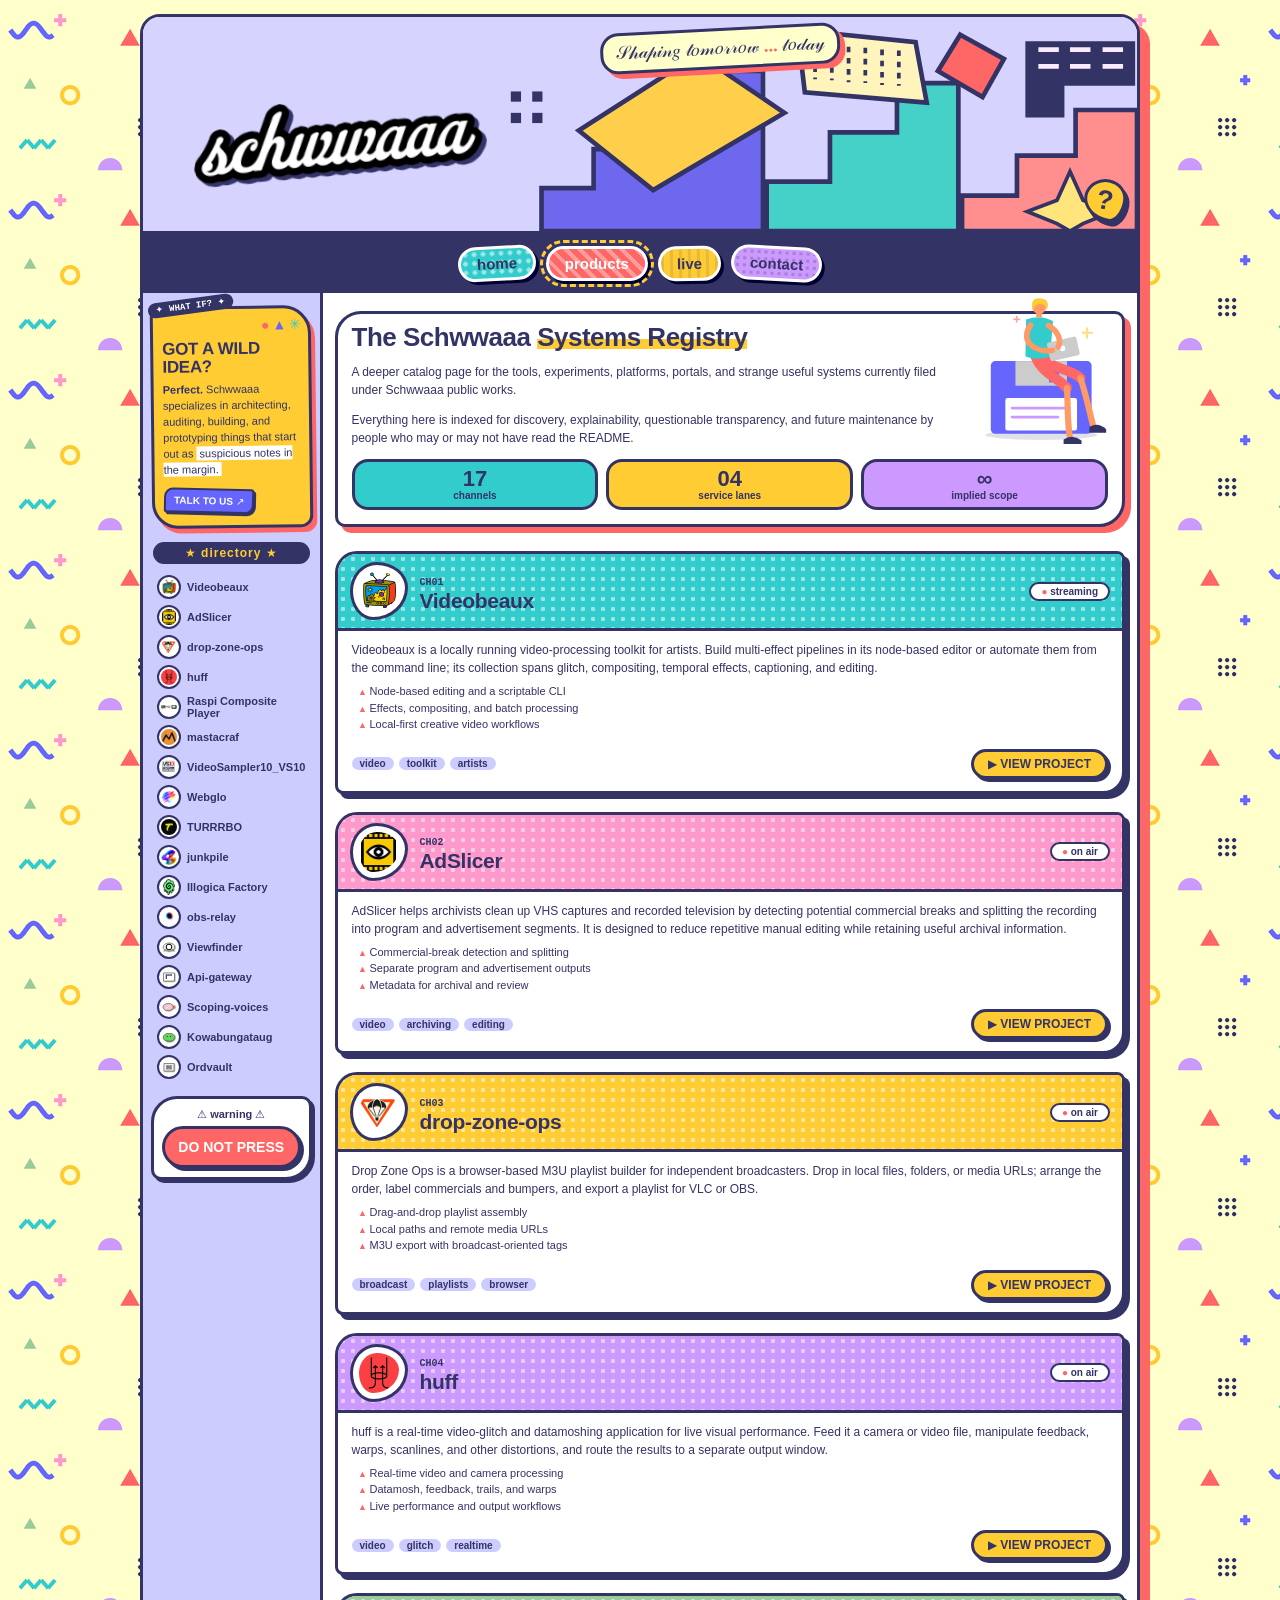
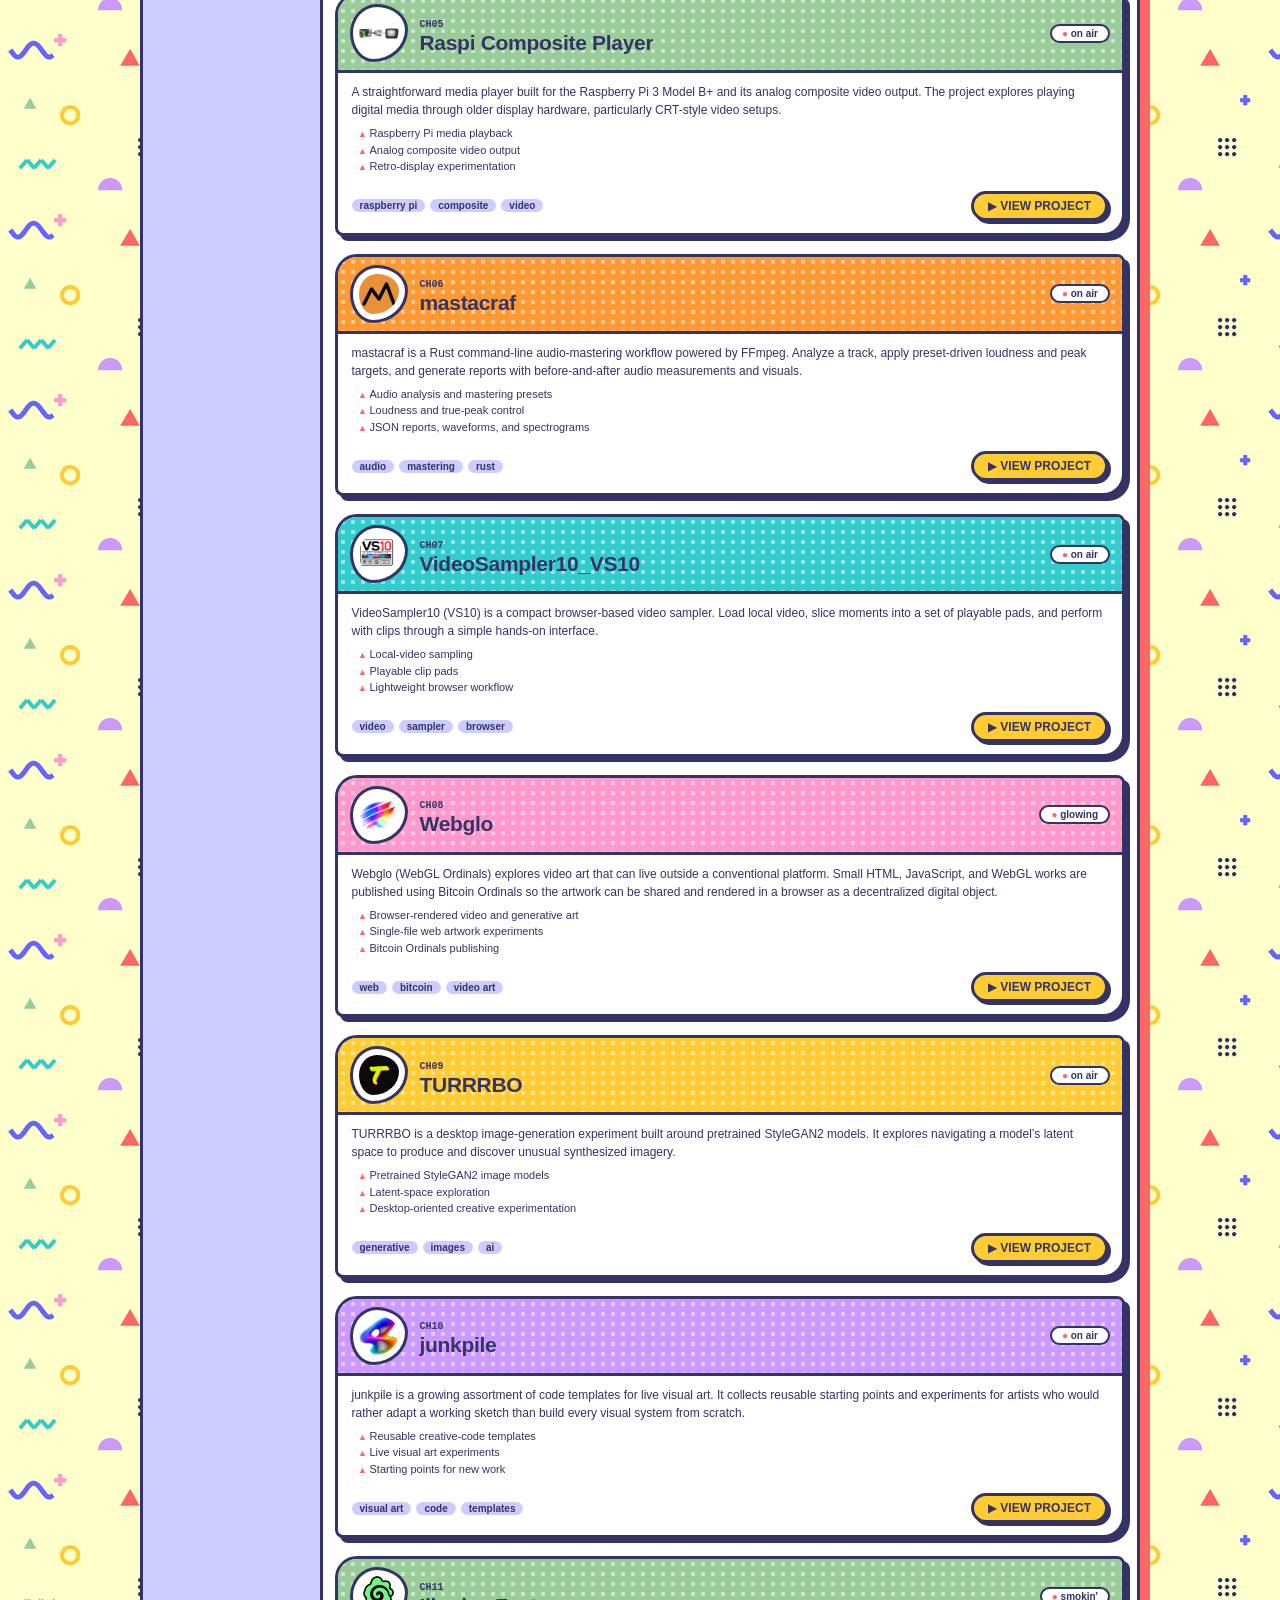
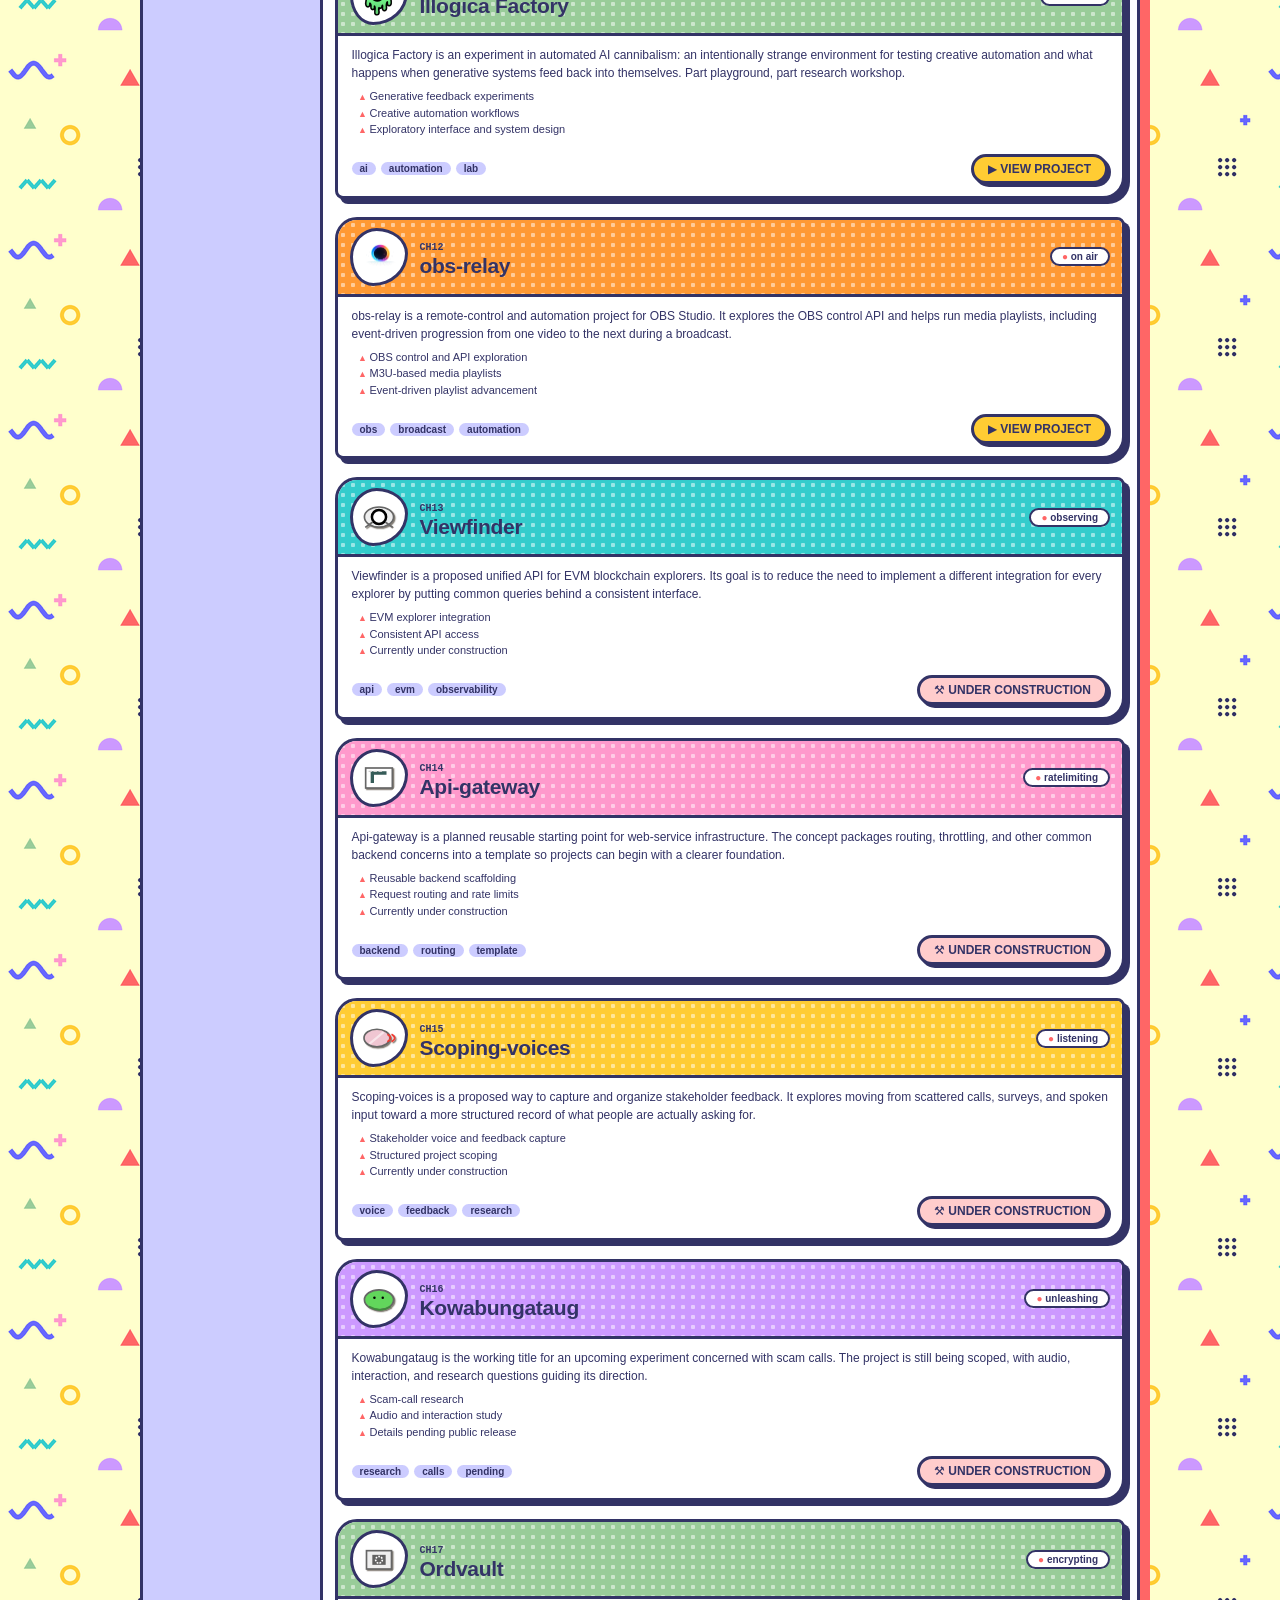
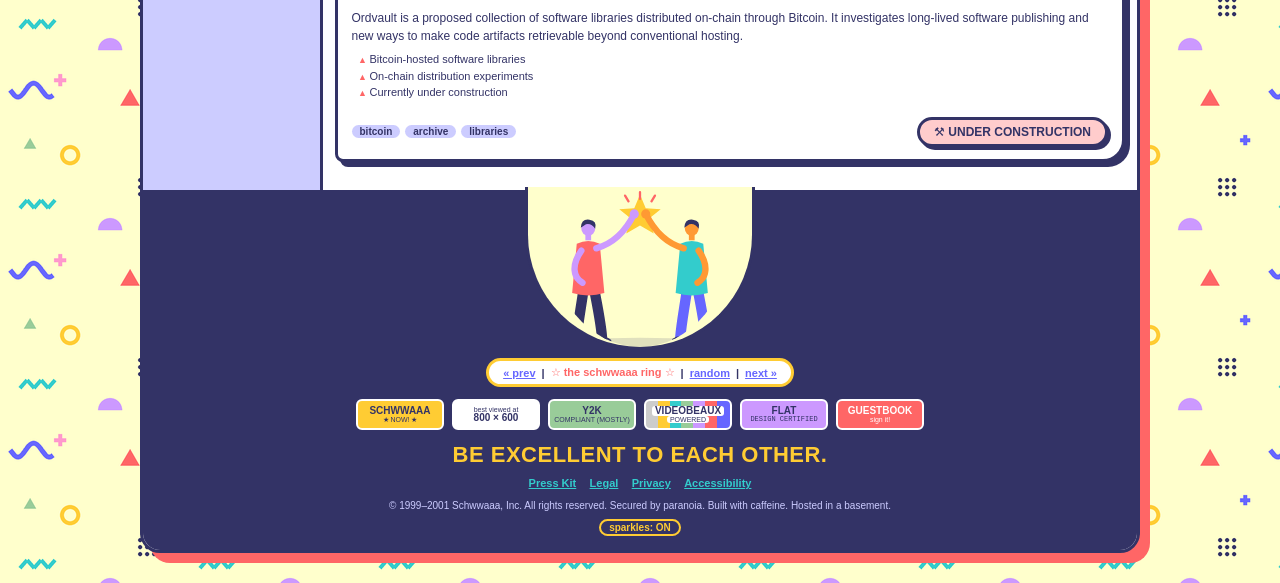
<file: projects.html>
<!doctype html>
<html lang="en">
<head>
  <meta charset="utf-8">
  <meta name="viewport" content="width=device-width, initial-scale=1">
  <title>schwwaaa project catalog — all 17 channels</title>
  <meta name="description" content="The Schwwaaa project catalog: Videobeaux, AdSlicer, drop-zone-ops, huff, Raspi Composite Player, mastacraf, VS10, Webglo, TURRRBO, junkpile, Illogica Factory, obs-relay, Viewfinder, Api-gateway, Scoping-voices, Kowabungataug, Ordvault.">
  <meta property="og:title" content="schwwaaa project catalog">
  <meta property="og:image" content="assets/logo.png">
  <meta name="theme-color" content="#000066">
  <link rel="icon" href="assets/logo-tiny.png">
  <link rel="stylesheet" href="styles.css">
</head>
<body class="catalog">
<a class="skip-link" href="#main">Skip to catalog</a>
<div class="nosignal" aria-hidden="true"><span>SYNERGY LOST · CH 99</span></div>

<div class="page">

  <!-- ============ MASTHEAD ============ -->
  <header class="masthead" id="top">
      <svg class="abstract-stage projects-stage" viewBox="0 0 1200 230" preserveAspectRatio="xMaxYMid slice" aria-hidden="true">
  <!-- PROJECTS: modular stair-step construction / offset print registration -->
  <rect width="1200" height="230" fill="#d6d4ff"/>
  <path d="M560 230 L560 184 L616 184 L616 142 L676 142 L676 100 L740 100 L740 58 L798 58 L798 230Z" fill="#6e68ee" stroke="#333366" stroke-width="5" stroke-linejoin="miter"/>
  <path d="M802 230 L802 177 L870 177 L870 124 L942 124 L942 71 L1008 71 L1008 230Z" fill="#45d0c8" stroke="#333366" stroke-width="5" stroke-linejoin="miter"/>
  <path d="M1012 230 L1012 192 L1071 192 L1071 149 L1134 149 L1134 100 L1200 100 L1200 230Z" fill="#ff8f8e" stroke="#333366" stroke-width="5" stroke-linejoin="miter"/>
  <path d="M600 122 L728 40 L821 103 L680 186 Z" fill="#ffcf4c" stroke="#333366" stroke-width="5"/>
  <g class="shape-shear"><path d="M835 14 L962 27 L974 92 L843 81 Z" fill="#fff4bb" stroke="#333366" stroke-width="5"/><path d="M854 29 L854 67 M872 30 L872 68 M890 32 L890 70 M908 33 L908 71 M926 35 L926 73 M944 36 L944 74" stroke="#333366" stroke-width="4" stroke-dasharray="6 6"/></g>
  <path d="M1010 19 L1057 45 L1034 86 L986 58 Z" fill="#ff6666" stroke="#333366" stroke-width="5"/>
  <path d="M1080 26 L1198 26 L1198 74 L1122 74 L1122 108 L1080 108Z" fill="#333366"/>
  <path d="M1094 35 L1116 35 M1128 35 L1150 35 M1163 35 L1185 35 M1094 53 L1116 53 M1128 53 L1150 53 M1163 53 L1185 53" stroke="#f9eafc" stroke-width="5"/>
  <g fill="#333366"><rect x="527" y="80" width="11" height="11"/><rect x="550" y="80" width="11" height="11"/><rect x="527" y="103" width="11" height="11"/><rect x="550" y="103" width="11" height="11"/></g>
  <path d="M1114 197 L1128 166 L1142 197 L1174 209 L1142 222 L1128 230 L1114 222 L1082 209Z" fill="#ffe57c" stroke="#333366" stroke-width="4"/>
</svg>
      <a class="splat" href="index.html" aria-label="schwwaaa home">
        <img src="assets/logo.png" alt="schwwaaa">
      </a>
      <div class="bubble bubble-script" aria-label="Shaping tomorrow ... today" lang="en">𝒮𝒽𝒶𝓅𝒾𝓃𝑔 𝓉𝑜𝓂𝑜𝓇𝓇𝑜𝓌 <span class="blink">...</span> 𝓉𝑜𝒹𝒶𝓎</div>
      <div class="mast-side">
      <a class="help-corner" href="construction.html?p=Help%20Desk" title="Help desk" aria-label="Help desk">?</a>
    </div>
    </header>

  <!-- ============ TAB NAV ============ -->
  <nav class="tabs" aria-label="Main">
    <a href="index.html">Home</a>
    <a href="projects.html" aria-current="page">Products</a>
    <a href="https://live.schwwaaa.net" target="_blank" rel="noopener noreferrer">Live</a>
    <!-- <a href="index.html#pressroom">Press</a> -->
    <a href="construction.html?p=Contact">Contact</a>
  </nav>

  <table class="layout" role="presentation">
    <tr>
      <td class="col-left">
        <aside class="rail-idea" aria-label="What we make">
          <span class="idea-sticker" aria-hidden="true">✦ WHAT IF? ✦</span>
          <div class="idea-shapes" aria-hidden="true"><span>●</span><span>▲</span><span>✳</span></div>
          <h2>Got a wild idea?</h2>
          <p><strong>Perfect.</strong> Schwwaaa specializes in architecting, auditing, building, and prototyping things that start out as <em>suspicious notes in the margin.</em></p>
          <a href="construction.html?p=Contact">TALK TO US ↗</a>
        </aside>
        <h2 class="rail-title">&#9733; DIRECTORY &#9733;</h2>
        <ul class="dir">
          <li><a href="#videobeaux"><img src="assets/icons/videobeaux.png" alt="">Videobeaux</a></li>
          <li><a href="#adslicer"><img src="assets/icons/adslicer.png" alt="">AdSlicer</a></li>
          <li><a href="#drop-zone-ops"><img src="assets/icons/dropzoneops.png" alt="">drop-zone-ops</a></li>
          <li><a href="#huff"><img src="assets/icons/huff.png" alt="">huff</a></li>
          <li><a href="#raspi-composite-player"><img src="assets/icons/rpi.png" alt="">Raspi Composite Player</a></li>
          <li><a href="#mastacraf"><img src="assets/icons/mastacraf.png" alt="">mastacraf</a></li>
          <li><a href="#vs10"><img src="assets/icons/vs10.png" alt="">VideoSampler10_VS10</a></li>
          <li><a href="#webglo"><img src="assets/icons/webglo.png" alt="">Webglo</a></li>
          <li><a href="#turrrbo"><img src="assets/icons/turrrbo.png" alt="">TURRRBO</a></li>
          <li><a href="#junkpile"><img src="assets/icons/junkpile.png" alt="">junkpile</a></li>
          <li><a href="#illogica-factory"><img src="assets/icons/illogicafactory.png" alt="">Illogica Factory</a></li>
          <li><a href="#obs-relay"><img src="assets/icons/obsrelay.png" alt="">obs-relay</a></li>
          <li><a href="#viewfinder"><img src="assets/icons/project-viewfinder.svg" alt="">Viewfinder</a></li>
          <li><a href="#api-gateway"><img src="assets/icons/project-api-gateway.svg" alt="">Api-gateway</a></li>
          <li><a href="#scoping-voices"><img src="assets/icons/project-scoping-voices.svg" alt="">Scoping-voices</a></li>
          <li><a href="#kowabungataug"><img src="assets/icons/project-kowabungataug.svg" alt="">Kowabungataug</a></li>
          <li><a href="#ordvault"><img src="assets/icons/project-ordvault.svg" alt="">Ordvault</a></li>
        </ul>
        <div class="rail-extras">
          <div class="rail-box">
            <h3>&#9888; warning &#9888;</h3>
            <button class="panic" type="button">DO NOT PRESS</button>
          </div>
        </div>
      </td>

      <td class="col-main">
        <main id="main" tabindex="-1">
          <section class="box registry">
            <div class="box-body">
              <img class="illus" src="assets/people/sitter.svg" alt="">
              <h1>The Schwwaaa <span>Systems Registry</span></h1>
              <p>A deeper catalog page for the tools, experiments, platforms, portals, and strange useful systems currently filed under Schwwaaa public works.</p>
              <p>Everything here is indexed for discovery, explainability, questionable transparency, and future maintenance by people who may or may not have read the README.</p>
              <div class="stats">
                <span><b>17</b>channels</span>
                <span><b>04</b>service lanes</span>
                <span><b>&infin;</b>implied scope</span>
              </div>
            </div>
          </section>
        <article class="detail" id="videobeaux">
          <header><img src="assets/icons/videobeaux.png" alt=""><div><span class="chan">CH01</span><h2>Videobeaux</h2></div><span class="status">streaming</span></header>
          <div class="body"><p>Videobeaux is a locally running video-processing toolkit for artists. Build multi-effect pipelines in its node-based editor or automate them from the command line; its collection spans glitch, compositing, temporal effects, captioning, and editing.</p><ul><li>Node-based editing and a scriptable CLI</li><li>Effects, compositing, and batch processing</li><li>Local-first creative video workflows</li></ul></div>
          <footer><span class="tag">video</span><span class="tag">toolkit</span><span class="tag">artists</span><a class="play-btn" href="https://videobeaux.online">&#9654; VIEW PROJECT</a></footer>
        </article>
        <article class="detail" id="adslicer">
          <header><img src="assets/icons/adslicer.png" alt=""><div><span class="chan">CH02</span><h2>AdSlicer</h2></div><span class="status">on air</span></header>
          <div class="body"><p>AdSlicer helps archivists clean up VHS captures and recorded television by detecting potential commercial breaks and splitting the recording into program and advertisement segments. It is designed to reduce repetitive manual editing while retaining useful archival information.</p><ul><li>Commercial-break detection and splitting</li><li>Separate program and advertisement outputs</li><li>Metadata for archival and review</li></ul></div>
          <footer><span class="tag">video</span><span class="tag">archiving</span><span class="tag">editing</span><a class="play-btn" href="https://adslicer.schwwaaa.net">&#9654; VIEW PROJECT</a></footer>
        </article>
        <article class="detail" id="drop-zone-ops">
          <header><img src="assets/icons/dropzoneops.png" alt=""><div><span class="chan">CH03</span><h2>drop-zone-ops</h2></div><span class="status">on air</span></header>
          <div class="body"><p>Drop Zone Ops is a browser-based M3U playlist builder for independent broadcasters. Drop in local files, folders, or media URLs; arrange the order, label commercials and bumpers, and export a playlist for VLC or OBS.</p><ul><li>Drag-and-drop playlist assembly</li><li>Local paths and remote media URLs</li><li>M3U export with broadcast-oriented tags</li></ul></div>
          <footer><span class="tag">broadcast</span><span class="tag">playlists</span><span class="tag">browser</span><a class="play-btn" href="https://droponeops.schwwaaa.net">&#9654; VIEW PROJECT</a></footer>
        </article>
        <article class="detail" id="huff">
          <header><img src="assets/icons/huff.png" alt=""><div><span class="chan">CH04</span><h2>huff</h2></div><span class="status">on air</span></header>
          <div class="body"><p>huff is a real-time video-glitch and datamoshing application for live visual performance. Feed it a camera or video file, manipulate feedback, warps, scanlines, and other distortions, and route the results to a separate output window.</p><ul><li>Real-time video and camera processing</li><li>Datamosh, feedback, trails, and warps</li><li>Live performance and output workflows</li></ul></div>
          <footer><span class="tag">video</span><span class="tag">glitch</span><span class="tag">realtime</span><a class="play-btn" href="https://huff.schwwaaa.net">&#9654; VIEW PROJECT</a></footer>
        </article>
        <article class="detail" id="raspi-composite-player">
          <header><img src="assets/icons/rpi.png" alt=""><div><span class="chan">CH05</span><h2>Raspi Composite Player</h2></div><span class="status">on air</span></header>
          <div class="body"><p>A straightforward media player built for the Raspberry Pi 3 Model B+ and its analog composite video output. The project explores playing digital media through older display hardware, particularly CRT-style video setups.</p><ul><li>Raspberry Pi media playback</li><li>Analog composite video output</li><li>Retro-display experimentation</li></ul></div>
          <footer><span class="tag">raspberry pi</span><span class="tag">composite</span><span class="tag">video</span><a class="play-btn" href="https://schwwaaa.github.io/raspi-composite-player/">&#9654; VIEW PROJECT</a></footer>
        </article>
        <article class="detail" id="mastacraf">
          <header><img src="assets/icons/mastacraf.png" alt=""><div><span class="chan">CH06</span><h2>mastacraf</h2></div><span class="status">on air</span></header>
          <div class="body"><p>mastacraf is a Rust command-line audio-mastering workflow powered by FFmpeg. Analyze a track, apply preset-driven loudness and peak targets, and generate reports with before-and-after audio measurements and visuals.</p><ul><li>Audio analysis and mastering presets</li><li>Loudness and true-peak control</li><li>JSON reports, waveforms, and spectrograms</li></ul></div>
          <footer><span class="tag">audio</span><span class="tag">mastering</span><span class="tag">rust</span><a class="play-btn" href="https://mastacraf.schwwaaa.net">&#9654; VIEW PROJECT</a></footer>
        </article>
        <article class="detail" id="vs10">
          <header><img src="assets/icons/vs10.png" alt=""><div><span class="chan">CH07</span><h2>VideoSampler10_VS10</h2></div><span class="status">on air</span></header>
          <div class="body"><p>VideoSampler10 (VS10) is a compact browser-based video sampler. Load local video, slice moments into a set of playable pads, and perform with clips through a simple hands-on interface.</p><ul><li>Local-video sampling</li><li>Playable clip pads</li><li>Lightweight browser workflow</li></ul></div>
          <footer><span class="tag">video</span><span class="tag">sampler</span><span class="tag">browser</span><a class="play-btn" href="https://vs10.schwwaaa.net">&#9654; VIEW PROJECT</a></footer>
        </article>
        <article class="detail" id="webglo">
          <header><img src="assets/icons/webglo.png" alt=""><div><span class="chan">CH08</span><h2>Webglo</h2></div><span class="status">glowing</span></header>
          <div class="body"><p>Webglo (WebGL Ordinals) explores video art that can live outside a conventional platform. Small HTML, JavaScript, and WebGL works are published using Bitcoin Ordinals so the artwork can be shared and rendered in a browser as a decentralized digital object.</p><ul><li>Browser-rendered video and generative art</li><li>Single-file web artwork experiments</li><li>Bitcoin Ordinals publishing</li></ul></div>
          <footer><span class="tag">web</span><span class="tag">bitcoin</span><span class="tag">video art</span><a class="play-btn" href="https://webglo.online">&#9654; VIEW PROJECT</a></footer>
        </article>
        <article class="detail" id="turrrbo">
          <header><img src="assets/icons/turrrbo.png" alt=""><div><span class="chan">CH09</span><h2>TURRRBO</h2></div><span class="status">on air</span></header>
          <div class="body"><p>TURRRBO is a desktop image-generation experiment built around pretrained StyleGAN2 models. It explores navigating a model’s latent space to produce and discover unusual synthesized imagery.</p><ul><li>Pretrained StyleGAN2 image models</li><li>Latent-space exploration</li><li>Desktop-oriented creative experimentation</li></ul></div>
          <footer><span class="tag">generative</span><span class="tag">images</span><span class="tag">ai</span><a class="play-btn" href="https://turrrbo.schwwaaa.net">&#9654; VIEW PROJECT</a></footer>
        </article>
        <article class="detail" id="junkpile">
          <header><img src="assets/icons/junkpile.png" alt=""><div><span class="chan">CH10</span><h2>junkpile</h2></div><span class="status">on air</span></header>
          <div class="body"><p>junkpile is a growing assortment of code templates for live visual art. It collects reusable starting points and experiments for artists who would rather adapt a working sketch than build every visual system from scratch.</p><ul><li>Reusable creative-code templates</li><li>Live visual art experiments</li><li>Starting points for new work</li></ul></div>
          <footer><span class="tag">visual art</span><span class="tag">code</span><span class="tag">templates</span><a class="play-btn" href="https://junkpile.schwwaaa.net">&#9654; VIEW PROJECT</a></footer>
        </article>
        <article class="detail" id="illogica-factory">
          <header><img src="assets/icons/illogicafactory.png" alt=""><div><span class="chan">CH11</span><h2>Illogica Factory</h2></div><span class="status">smokin&#x27;</span></header>
          <div class="body"><p>Illogica Factory is an experiment in automated AI cannibalism: an intentionally strange environment for testing creative automation and what happens when generative systems feed back into themselves. Part playground, part research workshop.</p><ul><li>Generative feedback experiments</li><li>Creative automation workflows</li><li>Exploratory interface and system design</li></ul></div>
          <footer><span class="tag">ai</span><span class="tag">automation</span><span class="tag">lab</span><a class="play-btn" href="https://illogicafactory.schwwaaa.net">&#9654; VIEW PROJECT</a></footer>
        </article>
        <article class="detail" id="obs-relay">
          <header><img src="assets/icons/obsrelay.png" alt=""><div><span class="chan">CH12</span><h2>obs-relay</h2></div><span class="status">on air</span></header>
          <div class="body"><p>obs-relay is a remote-control and automation project for OBS Studio. It explores the OBS control API and helps run media playlists, including event-driven progression from one video to the next during a broadcast.</p><ul><li>OBS control and API exploration</li><li>M3U-based media playlists</li><li>Event-driven playlist advancement</li></ul></div>
          <footer><span class="tag">obs</span><span class="tag">broadcast</span><span class="tag">automation</span><a class="play-btn" href="https://obsrelay.schwwaaa.net/">&#9654; VIEW PROJECT</a></footer>
        </article>
        <article class="detail" id="viewfinder">
          <header><img src="assets/icons/project-viewfinder.svg" alt=""><div><span class="chan">CH13</span><h2>Viewfinder</h2></div><span class="status">observing</span></header>
          <div class="body"><p>Viewfinder is a proposed unified API for EVM blockchain explorers. Its goal is to reduce the need to implement a different integration for every explorer by putting common queries behind a consistent interface.</p><ul><li>EVM explorer integration</li><li>Consistent API access</li><li>Currently under construction</li></ul></div>
          <footer><span class="tag">api</span><span class="tag">evm</span><span class="tag">observability</span><a class="play-btn dig" href="construction.html?p=Viewfinder">&#9874; UNDER CONSTRUCTION</a></footer>
        </article>
        <article class="detail" id="api-gateway">
          <header><img src="assets/icons/project-api-gateway.svg" alt=""><div><span class="chan">CH14</span><h2>Api-gateway</h2></div><span class="status">ratelimiting</span></header>
          <div class="body"><p>Api-gateway is a planned reusable starting point for web-service infrastructure. The concept packages routing, throttling, and other common backend concerns into a template so projects can begin with a clearer foundation.</p><ul><li>Reusable backend scaffolding</li><li>Request routing and rate limits</li><li>Currently under construction</li></ul></div>
          <footer><span class="tag">backend</span><span class="tag">routing</span><span class="tag">template</span><a class="play-btn dig" href="construction.html?p=Api-gateway">&#9874; UNDER CONSTRUCTION</a></footer>
        </article>
        <article class="detail" id="scoping-voices">
          <header><img src="assets/icons/project-scoping-voices.svg" alt=""><div><span class="chan">CH15</span><h2>Scoping-voices</h2></div><span class="status">listening</span></header>
          <div class="body"><p>Scoping-voices is a proposed way to capture and organize stakeholder feedback. It explores moving from scattered calls, surveys, and spoken input toward a more structured record of what people are actually asking for.</p><ul><li>Stakeholder voice and feedback capture</li><li>Structured project scoping</li><li>Currently under construction</li></ul></div>
          <footer><span class="tag">voice</span><span class="tag">feedback</span><span class="tag">research</span><a class="play-btn dig" href="construction.html?p=Scoping-voices">&#9874; UNDER CONSTRUCTION</a></footer>
        </article>
        <article class="detail" id="kowabungataug">
          <header><img src="assets/icons/project-kowabungataug.svg" alt=""><div><span class="chan">CH16</span><h2>Kowabungataug</h2></div><span class="status">unleashing</span></header>
          <div class="body"><p>Kowabungataug is the working title for an upcoming experiment concerned with scam calls. The project is still being scoped, with audio, interaction, and research questions guiding its direction.</p><ul><li>Scam-call research</li><li>Audio and interaction study</li><li>Details pending public release</li></ul></div>
          <footer><span class="tag">research</span><span class="tag">calls</span><span class="tag">pending</span><a class="play-btn dig" href="construction.html?p=Kowabungataug">&#9874; UNDER CONSTRUCTION</a></footer>
        </article>
        <article class="detail" id="ordvault">
          <header><img src="assets/icons/project-ordvault.svg" alt=""><div><span class="chan">CH17</span><h2>Ordvault</h2></div><span class="status">encrypting</span></header>
          <div class="body"><p>Ordvault is a proposed collection of software libraries distributed on-chain through Bitcoin. It investigates long-lived software publishing and new ways to make code artifacts retrievable beyond conventional hosting.</p><ul><li>Bitcoin-hosted software libraries</li><li>On-chain distribution experiments</li><li>Currently under construction</li></ul></div>
          <footer><span class="tag">bitcoin</span><span class="tag">archive</span><span class="tag">libraries</span><a class="play-btn dig" href="construction.html?p=Ordvault">&#9874; UNDER CONSTRUCTION</a></footer>
        </article>
        </main>
      </td>
    </tr>
  </table>

  <!-- ============ FOOTER ============ -->
  <footer class="footer" id="contact">
    <img class="highfive" src="assets/people/highfive.svg" alt="">
    <div class="webring">
      <a href="#" data-ring="prev">&laquo; prev</a> |
      <span class="ringname">&#9734; the schwwaaa ring &#9734;</span> |
      <a href="#" data-ring="random">random</a> |
      <a href="#" data-ring="next">next &raquo;</a>
    </div>

    <div class="badges">
      <a class="badge b1" href="index.html"><b>SCHWWAAA</b><span>&#9733; NOW! &#9733;</span></a>
      <span class="badge b2"><span>best viewed at</span><b>800 × 600</b></span>
      <span class="badge b3"><b>Y2K</b><span>COMPLIANT (MOSTLY)</span></span>
      <a class="badge b4" href="https://videobeaux.online"><b>VIDEOBEAUX</b><span>POWERED</span></a>
      <span class="badge b5"><b>FLAT</b><span>DESIGN CERTIFIED</span></span>
      <a class="badge b6" href="construction.html?p=Guestbook"><b>GUESTBOOK</b><span>sign it!</span></a>
    </div>

    <p class="excellent">BE EXCELLENT TO EACH OTHER.</p>
    <nav class="footnav" aria-label="Footer">
      <a href="index.html#pressroom">Press Kit</a>
      <a href="construction.html?p=Legal">Legal</a>
      <a href="construction.html?p=Privacy">Privacy</a>
      <a href="construction.html?p=Accessibility">Accessibility</a>
    </nav>
    <p class="fine">© 1999–2001 Schwwaaa, Inc. All rights reserved. Secured by paranoia. Built with caffeine. Hosted in a basement.</p>
    <p class="fine"><button id="sparkle-toggle" type="button">sparkles: ON</button></p>
  </footer>
</div>

<script src="site-config.js"></script>
<script src="script.js"></script>
</body>
</html>
</file>
<file: styles.css>
/* ==========================================================================
   SCHWWAAA ONLINE — 1999 portal × CORPORATE MEMPHIS
   "Corporate Dreams Since 2015", now with 400% more synergy.

   THE FUSION, IN ONE PARAGRAPH
   The bones are 1999: an 800×600 fixed-width page, a real <table> layout,
   tabbed nav, a channel strip, webring, 88×31 badges, a fake Flash intro.
   The skin is Corporate Memphis (the flat "big-tech illustration" style
   Facebook popularized in 2017): flat color with no gradients or shading,
   noodle-limbed people, confetti shapes borrowed from the 1980s Memphis
   Group, blobby asymmetric corners, hard offset shadows.
   The twist: every color still obeys the 1999 "web-safe" 216-color rule.

   Each section below has a 1999 NOTE (the old-web idea it keeps) and a
   MEMPHIS NOTE (how the flat style reshapes it).
   ========================================================================== */


/* --------------------------------------------------------------------------
   1. PALETTE
   1999 NOTE: web-safe = every hex pair is 00, 33, 66, 99, CC or FF.
   MEMPHIS NOTE: Corporate Memphis lives on soft periwinkle, coral, mustard,
   teal and lavender, with a navy "ink" instead of pure black. All of those
   happen to exist in the web-safe set, so the two styles fit together.
   -------------------------------------------------------------------------- */
:root {
  color-scheme: light;
  --ink:    #333366;   /* navy replaces black: softer, "friendlier", very Memphis */
  --paper:  #FFFFFF;
  --cream:  #FFFFCC;
  --peach:  #FFCCCC;
  --ice:    #CCFFFF;
  --peri:   #6666FF;
  --peri-l: #CCCCFF;
  --coral:  #FF6666;
  --must:   #FFCC33;
  --teal:   #33CCCC;
  --lav:    #CC99FF;
  --pink:   #FF99CC;
  --mint:   #99CC99;
  --orng:   #FF9933;

  /* 1999 NOTE: only the "core fonts" that shipped with Windows/Mac.
     MEMPHIS NOTE: the style wants round, friendly geometric sans. Arial
     Rounded (on every Mac) and Trebuchet (on every Windows) are the closest
     pre-installed match, so there are still zero web fonts. */
  --f-body: Verdana, Geneva, Tahoma, sans-serif;
  --f-head: "Arial Rounded MT Bold", "Trebuchet MS", "Arial Black", sans-serif;
  --f-loud: "Arial Rounded MT Bold", "Arial Black", Impact, sans-serif;
  --f-mono: "Courier New", Courier, monospace;

  /* MEMPHIS NOTE: the hard offset shadow. A drop shadow with zero blur
     reads as a flat cut-paper shape, not a 3-D object. */
  --sh: 5px 5px 0 var(--ink);
  --blob: 26px 10px 26px 10px;   /* lopsided corners = "organic" blob boxes */

  --page-w: 1000px;
}


/* --------------------------------------------------------------------------
   2. PAGE + CONFETTI TILE
   1999 NOTE: a small tiled background image, repeated forever.
   MEMPHIS NOTE: the tile is Memphis confetti (squiggle, triangle, ring,
   dot grid, zigzag, half-circle). Same 1999 mechanism, 2017 motifs.
   -------------------------------------------------------------------------- */
* { box-sizing: border-box; }
html { background: var(--cream); }
/* Arial Rounded MT Bold is already a bold face: 'font-synthesis: none' stops
   the browser from faking it even bolder, while Trebuchet (the Windows
   fallback) still gets its real bold. */
body { font-synthesis: none; }
body {
  margin: 0;
  padding: 14px 0 30px;
  background: var(--cream) url("assets/tile-home.png") repeat;
  color: var(--ink);
  font: 12px/1.5 var(--f-body);
}
body.catalog { background: var(--cream) url("assets/tile-home.png") repeat; }
body.build   { background: var(--ice)   url("assets/tile-build.png")   repeat; }

a { color: var(--peri); font-weight: bold; }
a:visited { color: #9933CC; }
a:hover { color: var(--coral); }
img { border: 0; }

.skip-link { position: absolute; left: -999px; top: 0; background: var(--must); padding: 6px 10px; z-index: 99; font-weight: bold; }
.skip-link:focus { left: 8px; }

.page {
  width: min(var(--page-w), calc(100% - 32px));
  margin: 0 auto;
  background: var(--paper);
  border: 3px solid var(--ink);
  border-radius: 20px;
  box-shadow: 10px 10px 0 var(--coral);
  overflow: hidden;   /* clip the rounded corners */
}


/* --------------------------------------------------------------------------
   3. MASTHEAD — logo on a blob, held up by "the visionary"
   1999 NOTE: one big sliced Photoshop banner.
   MEMPHIS NOTE: the hero illustration. Every 2018 SaaS homepage had a
   noodle-armed person next to the headline, usually holding a laptop. Ours
   holds a TV, because the work is video.
   -------------------------------------------------------------------------- */
.masthead {
  position: relative;
  display: flex;
  align-items: flex-end;
  min-height: 190px;
  padding: 12px 14px 0;
  background: var(--peri-l);
  border-bottom: 3px solid var(--ink);
  overflow: hidden;
}
.masthead .deco { position: absolute; inset: 0; width: 100%; height: 100%; pointer-events: none; }
.splat {
  position: relative;
  z-index: 1;
  display: block;
  width: 360px;
  height: 160px;
  margin-bottom: 14px;
}
.splat svg { position: absolute; inset: 0; width: 100%; height: 100%; overflow: visible; }
.splat img {
  position: absolute;
  left: 50%; top: 50%;
  width: 290px;
  transform: translate(-50%, -52%) rotate(-5deg);
  filter: drop-shadow(4px 4px 0 var(--ink));
}
.splat:hover img { animation: boing .6s ease-in-out; }
@keyframes boing { 30% { transform: translate(-50%, -60%) rotate(-2deg) scale(1.06); } 60% { transform: translate(-50%, -50%) rotate(-7deg) scale(.97); } }

.visionary {
  position: relative; z-index: 1;
  width: 150px;
  margin: 0 0 -3px -10px;
  align-self: flex-end;
}
.visionary img { display: block; width: 100%; }
.visionary:hover img { animation: sway 1s ease-in-out infinite alternate; transform-origin: bottom center; }
@keyframes sway { from { transform: rotate(-3deg); } to { transform: rotate(3deg); } }

.bubble {
  position: absolute;
  z-index: 2;
  left: 476px; top: 14px;
  padding: 6px 12px;
  background: var(--paper);
  border: 3px solid var(--ink);
  border-radius: 18px;
  font: bold 14px var(--f-head);
  white-space: nowrap;
  box-shadow: 3px 3px 0 var(--ink);
  transform: rotate(3deg);
}
.bubble::after {   /* speech-bubble tail */
  content: ""; position: absolute; left: 24px; bottom: -14px;
  border: 7px solid transparent; border-top: 8px solid var(--ink);
}
.bubble .blink { color: var(--coral); animation: blink 1s steps(1) infinite; }
@keyframes blink { 50% { opacity: 0; } }

.mast-side { position: relative; z-index: 1; flex: 1; text-align: right; align-self: center; margin-top: 50px; }
.tagline { display: none; }   /* tagline now lives in the speech bubble */

/* Pill search. 1999 NOTE: SEARCH: [____] GO.  MEMPHIS NOTE: flat pill. */
.search {
  display: inline-flex; align-items: center; gap: 6px;
  padding: 5px 5px 5px 12px;
  background: var(--paper);
  border: 3px solid var(--ink);
  border-radius: 999px;
  box-shadow: 3px 3px 0 var(--ink);
  font: bold 12px var(--f-head);
}
.search input { width: 110px; border: 0; border-bottom: 2px dashed var(--lav); font: 12px var(--f-body); color: var(--ink); background: transparent; outline-offset: 3px; }
.go-btn, .bevel {
  display: inline-block;
  padding: 4px 12px;
  background: var(--must);
  color: var(--ink) !important;
  border: 3px solid var(--ink);
  border-radius: 999px;
  font: bold 12px var(--f-head);
  text-decoration: none;
  cursor: pointer;
  box-shadow: 2px 2px 0 var(--ink);
}
.go-btn:active, .bevel:active { transform: translate(2px, 2px); box-shadow: none; }
.go-btn.round { background: var(--coral); color: var(--paper) !important; width: 34px; height: 34px; padding: 0; }

.mast-links { margin-top: 8px; }
.mast-links a { display: inline-block; margin-left: 4px; padding: 2px 9px; font: bold 10px var(--f-head); text-decoration: none; color: var(--ink); background: var(--paper); border: 2px solid var(--ink); border-radius: 999px; }
.mast-links a:hover { background: var(--teal); }


/* --------------------------------------------------------------------------
   4. TABS
   1999 NOTE: chunky tilted tab GIFs with rollover images.
   MEMPHIS NOTE: flat pills, each with its own Memphis pattern (dots,
   stripes, checks, zigzag) drawn with repeating CSS gradients, not images.
   -------------------------------------------------------------------------- */
.tabs {
  display: flex; justify-content: center; gap: 10px;
  padding: 12px 8px 12px;
  background: var(--ink);
}
.tabs a {
  --c: var(--teal); --p: none;
  position: relative;
  display: block;
  padding: 6px 16px;
  background: var(--p), var(--c);
  border: 3px solid var(--paper);
  border-radius: 999px;
  color: var(--ink);
  font: bold 15px var(--f-head);
  text-decoration: none;
  text-transform: lowercase;
  box-shadow: 3px 3px 0 #000033;
  transform: rotate(var(--r, -2deg));
  transition: transform .15s;
}
/* Memphis patterns, made from gradients. A repeating-linear-gradient with
   hard color stops = stripes. A radial-gradient on a small background-size
   = polka dots. */
.tabs a:nth-child(1) { --c: var(--teal);  --r: -3deg; --p: radial-gradient(circle, rgba(255,255,255,.55) 2px, transparent 2.5px) 0 0 / 9px 9px; }
.tabs a:nth-child(2) { --c: var(--coral); --r:  2deg; --p: repeating-linear-gradient(45deg, rgba(255,255,255,.35) 0 4px, transparent 4px 10px); color: var(--paper); }
.tabs a:nth-child(3) { --c: var(--must);  --r: -1deg; --p: repeating-linear-gradient(90deg, rgba(51,51,102,.12) 0 3px, transparent 3px 9px); }
.tabs a:nth-child(4) { --c: var(--lav);   --r:  3deg; --p: radial-gradient(circle, rgba(51,51,102,.25) 1.5px, transparent 2px) 0 0 / 7px 7px; }
.tabs a:nth-child(5) { --c: var(--mint);  --r: -2deg; --p: repeating-linear-gradient(-45deg, rgba(255,255,255,.4) 0 3px, transparent 3px 8px); }
.tabs a:hover, .tabs a:focus-visible { transform: rotate(0) translateY(-3px) scale(1.06); }
.tabs a[aria-current="page"] { outline: 3px dashed var(--must); outline-offset: 3px; transform: rotate(0); }


/* --------------------------------------------------------------------------
   5. CHANNEL STRIP
   1999 NOTE: <marquee>-style scrolling row.
   MEMPHIS NOTE: icons sit in rounded "app icon" squares with hard shadows.
   The scroll is still a CSS keyframe sliding two copies of the row by 50%.
   -------------------------------------------------------------------------- */
.channel-strip { display: flex; align-items: center; gap: 6px; padding: 8px 8px 10px; background: var(--peri); border-bottom: 3px solid var(--ink); font: bold 12px var(--f-head); }
.channel-strip .lbl { padding: 4px 10px; background: var(--must); border: 2px solid var(--ink); border-radius: 999px; white-space: nowrap; transform: rotate(-3deg); }
.reel-arrow { width: 28px; height: 28px; padding: 0; background: var(--paper); color: var(--ink); border: 2px solid var(--ink); border-radius: 50%; font-size: 11px; cursor: pointer; box-shadow: 2px 2px 0 var(--ink); }
.reel-arrow:hover { background: var(--coral); color: var(--paper); }
.reel { flex: 1; overflow: hidden; padding: 2px 0 4px; }
.reel-track { display: flex; gap: 8px; width: max-content; animation: reel 40s linear infinite; }
.reel:hover .reel-track, .reel:focus-within .reel-track { animation-play-state: paused; }
.reel.rev .reel-track { animation-direction: reverse; }
@keyframes reel { to { transform: translateX(-50%); } }
.reel-track a { display: flex; align-items: center; justify-content: center; width: 46px; height: 46px; background: var(--paper); border: 2px solid var(--ink); border-radius: 12px; box-shadow: 2px 2px 0 var(--ink); }
.reel-track a:nth-child(3n+1) { background: var(--cream); }
.reel-track a:nth-child(3n+2) { background: var(--ice); }
.reel-track a:nth-child(3n)   { background: var(--peach); }
.reel-track a:hover { transform: translateY(-3px) rotate(-6deg); }
.reel-track img { max-width: 34px; max-height: 32px; }
.channel-strip .all { padding: 4px 10px; color: var(--ink); background: var(--paper); border: 2px solid var(--ink); border-radius: 999px; text-decoration: none; white-space: nowrap; font-size: 11px; }
.channel-strip .all:hover { background: var(--teal); }


/* --------------------------------------------------------------------------
   6. LAYOUT TABLE (same idea as the 1999 version)
   A real <table role="presentation">; on phones the cells become blocks.
   -------------------------------------------------------------------------- */
table.layout { width: 100%; border-collapse: collapse; table-layout: fixed; }
table.layout > tbody > tr > td { vertical-align: top; padding: 0; }
.col-left  { width: 178px; background: var(--peri-l); border-right: 3px solid var(--ink); }
.col-main  { padding: 18px 12px 10px !important; }
.col-right { width: 216px; padding: 18px 12px 10px 0 !important; }


/* --------------------------------------------------------------------------
   7. LEFT RAIL
   1999 NOTE: Neopets-style column of clip-art icons.
   MEMPHIS NOTE: each icon sits on a flat colored circle, and the hover is a
   friendly bounce instead of a blink.
   -------------------------------------------------------------------------- */
.rail-title {
  margin: 12px 10px 4px;
  padding: 4px 8px;
  background: var(--ink);
  color: var(--must);
  border-radius: 999px;
  font: bold 12px var(--f-head);
  text-align: center;
  letter-spacing: 1px;
  text-transform: lowercase;
}
.campus { list-style: none; margin: 0; padding: 4px 8px; }
.campus a { display: flex; align-items: center; gap: 8px; padding: 4px; border-radius: 14px; color: var(--ink); text-decoration: none; font: bold 13px/1.1 var(--f-head); }
.campus a:hover, .campus a:focus-visible { background: var(--paper); }
.campus .dot { flex: 0 0 38px; width: 38px; height: 38px; display: grid; place-items: center; border: 2px solid var(--ink); border-radius: 50%; background: var(--must); }
.campus li:nth-child(5n+2) .dot { background: var(--coral); }
.campus li:nth-child(5n+3) .dot { background: var(--teal); }
.campus li:nth-child(5n+4) .dot { background: var(--pink); }
.campus li:nth-child(5n+5) .dot { background: var(--mint); }
.campus img { width: 26px; height: 26px; }
.campus a:hover .dot { animation: hop .5s ease-in-out infinite alternate; }
.campus small { display: block; font: 9px var(--f-body); color: #666699; }
@keyframes hop { to { transform: translateY(-4px) rotate(-8deg); } }

.rail-box { margin: 10px 8px; padding: 9px 8px; background: var(--paper); border: 3px solid var(--ink); border-radius: var(--blob); text-align: center; box-shadow: 3px 3px 0 var(--ink); }
.rail-box h3 { margin: 0 0 5px; font: bold 11px var(--f-head); text-transform: lowercase; }
.citizen b { display: block; font: bold 18px var(--f-loud); color: var(--coral); }
.citizen .bevel { margin-top: 6px; background: var(--teal); font-size: 11px; }
.odometer { display: inline-flex; gap: 2px; margin: 2px 0; }
.odometer span { width: 15px; height: 22px; background: var(--ink); color: var(--must); border-radius: 4px; font: bold 15px/22px var(--f-mono); text-align: center; }
.odometer span:nth-child(odd) { background: var(--peri); color: var(--paper); }
.rail-box p.fine { margin: 3px 0 0; font-size: 9px; color: #666699; }
.panic {
  display: block; width: 100%;
  padding: 10px 4px;
  background: var(--coral);
  color: var(--paper);
  border: 3px solid var(--ink);
  border-radius: 999px;
  font: bold 14px var(--f-head);
  box-shadow: 3px 3px 0 var(--ink);
  cursor: pointer;
}
.panic:hover { background: #FF3333; }
.panic:active { transform: translate(3px, 3px); box-shadow: none; }


/* --------------------------------------------------------------------------
   8. CONTENT BOXES
   1999 NOTE: a box with a gradient title-bar GIF.
   MEMPHIS NOTE: the title becomes a tilted pill "sticker" sitting on the
   box's top edge; the box gets a hard colored shadow.
   -------------------------------------------------------------------------- */
.box {
  --s: var(--teal);
  position: relative;
  margin: 0 0 24px;
  background: var(--paper);
  border: 3px solid var(--ink);
  border-radius: var(--blob);
  box-shadow: 6px 6px 0 var(--s);
}
.box > h2 {
  position: relative;
  display: inline-flex; align-items: center; gap: 6px;
  margin: -16px 0 0 14px;
  padding: 3px 14px;
  background: var(--s);
  color: var(--ink);
  border: 3px solid var(--ink);
  border-radius: 999px;
  font: bold 14px var(--f-head);
  text-transform: lowercase;
  transform: rotate(-2deg);
}
.box > h2 .ico { color: var(--paper); }
.box > h2 a { margin-left: 6px; padding: 0 8px; background: var(--paper); border: 2px solid var(--ink); border-radius: 999px; font: bold 10px var(--f-head); color: var(--ink); text-decoration: none; }
.box-body { padding: 10px 14px 12px; }
#services { --s: var(--must); }
#projects { --s: var(--lav); }

/* WELCOME — big friendly headline + the floppy-disk sitter */
.welcome { --s: var(--coral); overflow: visible; }
.welcome .box-body { display: flex; gap: 8px; align-items: flex-end; padding-bottom: 6px; }
.welcome h1 {
  margin: 0 0 4px;
  font: bold 34px/1 var(--f-loud);
  color: var(--ink);
  letter-spacing: -.5px;
}
.welcome h1 .swoosh {   /* the "highlighter swoosh" under a word */
  background: linear-gradient(transparent 58%, var(--must) 58% 90%, transparent 90%);
  padding: 0 4px;
}
.welcome p { margin: 4px 0; font-size: 13px; }
.welcome .sitter { flex: 0 0 150px; width: 150px; margin: -34px -4px 0 0; }
.rainbow span { display: inline-block; }


/* --------------------------------------------------------------------------
   9. ON THE AIR — flat TV
   MEMPHIS NOTE: no wood grain, no gradients: a flat coral cabinet with
   circle knobs. The scanlines stay because the work is video.
   -------------------------------------------------------------------------- */
.onair { position: relative; margin: 0 0 26px; padding: 12px; background: var(--coral); border: 3px solid var(--ink); border-radius: 28px; box-shadow: 6px 6px 0 var(--ink); }
.onair::before, .onair::after {   /* rabbit-ear antennas */
  content: ""; position: absolute; top: -26px; width: 4px; height: 30px; background: var(--ink); border-radius: 2px;
}
.onair::before { left: 44%; transform: rotate(-24deg); }
.onair::after  { left: 54%; transform: rotate(24deg); }
.onair .screen { position: relative; min-height: 150px; border: 3px solid var(--ink); border-radius: 20px; background: var(--ink); overflow: hidden; }
.onair .screen::after {
  content: ""; position: absolute; inset: 0; pointer-events: none;
  background: repeating-linear-gradient(0deg, rgba(51,51,102,.18) 0 1px, transparent 1px 3px);
}
.slide { display: none; align-items: center; gap: 14px; min-height: 150px; padding: 12px 16px; background: var(--slide-bg, var(--peri)); color: var(--ink); position: relative; overflow: hidden; }
.slide::before {   /* big blob behind the icon */
  content: ""; position: absolute; left: -10px; top: 8px; width: 150px; height: 140px;
  background: var(--blob-c, rgba(255,255,255,.55));
  border-radius: 58% 42% 55% 45% / 48% 60% 40% 52%;
}
.slide.on { display: flex; animation: tuneIn .4s ease-out; }
@keyframes tuneIn { 0% { transform: scaleY(.04); filter: brightness(3); } 60% { transform: scaleY(1.05); } 100% { transform: none; filter: none; } }
.slide img { position: relative; width: 104px; height: 104px; object-fit: contain; flex: 0 0 104px; }
.slide > div { position: relative; }
.slide .kicker { display: inline-block; padding: 1px 8px; background: var(--ink); color: var(--must); border-radius: 999px; font: bold 9px var(--f-mono); letter-spacing: 1px; }
.slide h3 { margin: 4px 0; font: bold 28px/1 var(--f-loud); letter-spacing: -.5px; }
.slide p { margin: 0 0 8px; font-size: 12px; }
.play-btn {
  display: inline-block;
  padding: 5px 14px;
  background: var(--must);
  color: var(--ink) !important;
  border: 3px solid var(--ink);
  border-radius: 999px;
  font: bold 12px var(--f-head);
  text-decoration: none;
  box-shadow: 3px 3px 0 var(--ink);
}
.play-btn:hover { background: var(--teal); transform: translate(-1px, -1px); box-shadow: 4px 4px 0 var(--ink); }
.onair .knobs { display: flex; justify-content: space-between; align-items: center; margin-top: 8px; color: var(--ink); font: bold 11px var(--f-head); }
.onair .knob { display: inline-block; width: 20px; height: 20px; margin-left: 4px; border-radius: 50%; background: var(--must); border: 3px solid var(--ink); vertical-align: middle; }
.onair .knob + .knob { background: var(--teal); }
.onair .dots { display: inline-flex; gap: 4px; }
.onair .dots button { width: 14px; height: 14px; padding: 0; border-radius: 50%; border: 2px solid var(--ink); background: var(--paper); cursor: pointer; }
.onair .dots button[aria-pressed="true"] { background: var(--must); transform: scale(1.2); }


/* --------------------------------------------------------------------------
   10. SERVICES
   -------------------------------------------------------------------------- */
.services { position: relative; display: grid; grid-template-columns: repeat(4, 1fr); gap: 8px; padding: 10px 12px 14px; }
.services div { padding: 8px 4px; text-align: center; font: bold 11px/1.2 var(--f-head); text-transform: lowercase; }
.services img { display: block; width: 54px; height: 54px; margin: 0 auto 6px; padding: 6px; border: 3px solid var(--ink); border-radius: 50%; background: var(--ice); }
.services div:nth-child(2) img { background: var(--peach); border-radius: 30% 70% 50% 50%; }
.services div:nth-child(3) img { background: var(--cream); border-radius: 12px; }
.services div:nth-child(4) img { background: var(--peri-l); border-radius: 50% 50% 12px 12px; }
.services .hand { position: absolute; width: 38px; right: -14px; bottom: -22px; transform: rotate(-30deg); animation: poke 1.4s ease-in-out infinite; pointer-events: none; }
@keyframes poke { 50% { transform: rotate(-30deg) translate(-6px, -4px); } }


/* --------------------------------------------------------------------------
   11. PROJECT CARDS — trading cards in Memphis patterns
   Each card's art panel gets a different pattern, cycling every 6 cards.
   -------------------------------------------------------------------------- */
.cards { display: grid; grid-template-columns: repeat(3, 1fr); gap: 12px; padding: 12px; }
.card {
  --c: var(--teal); --p: none;
  position: relative;
  display: flex; flex-direction: column; align-items: center;
  padding: 0 0 8px;
  background: var(--paper);
  border: 3px solid var(--ink);
  border-radius: 18px 6px 18px 6px;
  box-shadow: 4px 4px 0 var(--ink);
  color: var(--ink) !important;
  text-align: center;
  text-decoration: none;
  overflow: hidden;
  transition: transform .15s;
}
.card:nth-child(6n+1) { --c: var(--teal);  --p: radial-gradient(circle, rgba(255,255,255,.6) 2px, transparent 2.5px) 0 0 / 10px 10px; }
.card:nth-child(6n+2) { --c: var(--pink);  --p: repeating-linear-gradient(45deg, rgba(255,255,255,.45) 0 5px, transparent 5px 12px); }
.card:nth-child(6n+3) { --c: var(--must);  --p: linear-gradient(135deg, rgba(51,51,102,.1) 25%, transparent 25%) 0 0 / 14px 14px; }
.card:nth-child(6n+4) { --c: var(--lav);   --p: repeating-linear-gradient(90deg, rgba(255,255,255,.4) 0 4px, transparent 4px 12px); }
.card:nth-child(6n+5) { --c: var(--mint);  --p: radial-gradient(circle, rgba(51,51,102,.2) 1.5px, transparent 2px) 0 0 / 8px 8px; }
.card:nth-child(6n+6) { --c: var(--orng);  --p: repeating-linear-gradient(-45deg, rgba(255,255,255,.4) 0 3px, transparent 3px 9px); }
.card:hover, .card:focus-visible { transform: translateY(-4px) rotate(-2deg); box-shadow: 6px 8px 0 var(--ink); z-index: 2; }
.card:nth-child(even):hover { transform: translateY(-4px) rotate(2deg); }
.card .ch { align-self: stretch; display: flex; justify-content: space-between; padding: 3px 8px; border-bottom: 3px solid var(--ink); font: bold 9px var(--f-mono); background: var(--paper); }
.card .art { position: relative; display: grid; place-items: center; width: 100%; height: 84px; background: var(--p), var(--c); border-bottom: 3px solid var(--ink); }
.card .art::before { content: ""; position: absolute; width: 64px; height: 64px; background: var(--paper); border: 2px solid var(--ink); border-radius: 46% 54% 60% 40% / 50% 44% 56% 50%; }
.card .art img { position: relative; max-width: 50px; max-height: 50px; }
.card b { margin-top: 6px; padding: 0 6px; font: bold 12px/1.15 var(--f-head); word-break: break-word; }
.card i { font: italic 10px var(--f-body); padding: 2px 6px 0; color: #666699; }
.card .go { margin-top: 5px; padding: 1px 10px; background: var(--cream); border: 2px solid var(--ink); border-radius: 999px; font: bold 10px var(--f-head); }
.card.soon .go { background: var(--peach); }
.sticker {
  position: absolute; top: 22px; right: 4px; z-index: 1;
  display: grid; place-items: center;
  width: 42px; height: 42px;
  background: var(--coral); color: var(--paper);
  border: 2px solid var(--ink);
  border-radius: 50%;
  font: bold 10px var(--f-head);
  transform: rotate(14deg);
  animation: wiggle 1.6s ease-in-out infinite;
}
.sticker.soon { background: var(--ink); color: var(--must); animation: none; }
@keyframes wiggle { 50% { transform: rotate(-8deg) scale(1.08); } }


/* --------------------------------------------------------------------------
   12. TODAY'S DIRECTIVE + RIGHT RAIL
   -------------------------------------------------------------------------- */
.sticky { position: relative; margin: 0 0 22px; padding: 12px; background: var(--must); border: 3px solid var(--ink); border-radius: 50% 50% 46% 54% / 18% 22% 20% 24%; transform: rotate(2deg); box-shadow: 4px 4px 0 var(--ink); text-align: center; }
.sticky h2 { margin: 0 0 4px; font: bold 12px var(--f-head); text-transform: lowercase; }
.sticky p { margin: 0; font: bold 17px/1.2 var(--f-loud); }
.sticky small { display: block; margin-top: 6px; font-size: 10px; }
/* Today's directive moved from the right rail to just above Citizen Status. */
.col-left > .sticky { margin: 13px 10px 18px; padding: 10px 7px; }
@media (max-width: 760px) {
  .col-left > .sticky { width: min(340px, calc(100% - 32px)); margin: 12px auto 16px; }
}

.news { margin: 0 0 22px; background: var(--paper); border: 3px solid var(--ink); border-radius: var(--blob); overflow: hidden; box-shadow: 5px 5px 0 var(--teal); }
.news h2 { margin: 0; padding: 6px 10px; background: var(--teal); border-bottom: 3px solid var(--ink); font: bold 15px var(--f-head); text-transform: lowercase; }
.news h2 em { font-style: normal; color: var(--paper); }
.news article { padding: 6px 10px; border-bottom: 2px dotted var(--lav); }
.news time { display: inline-block; padding: 0 6px; background: var(--peri-l); border-radius: 999px; font: bold 9px var(--f-mono); }
.news p { margin: 2px 0 0; font-size: 11px; }
.news .more { display: block; padding: 5px 10px; font: bold 11px var(--f-head); }

.ad { position: relative; margin: 0 0 22px; padding: 14px 10px 12px; text-align: center; background: var(--peri); color: var(--paper); border: 3px solid var(--ink); border-radius: 22px; box-shadow: 5px 5px 0 var(--ink); overflow: hidden; }
.ad::before { content: "ad"; position: absolute; top: 6px; left: 8px; padding: 0 6px; background: var(--paper); color: var(--ink); border-radius: 999px; font: bold 9px var(--f-body); }
.ad::after { content: ""; position: absolute; left: -34px; bottom: -34px; width: 90px; height: 90px; border-radius: 50%; background: var(--lav); z-index: 0; }
.ad > * { position: relative; z-index: 1; }
.ad .eyebrow { font: bold 10px var(--f-head); color: var(--must); letter-spacing: 1px; }
.ad strong { display: block; margin: 4px 0; font: bold 25px/0.95 var(--f-loud); color: var(--paper); text-shadow: 3px 3px 0 var(--ink); }
.ad img { display: block; width: 72px; margin: 6px auto; padding: 6px; background: var(--paper); border: 3px solid var(--ink); border-radius: 50%; animation: hop 1.4s ease-in-out infinite alternate; }
.ad .flash { display: block; font: bold 14px var(--f-head); color: var(--must); }
.ad a.play-btn { margin-top: 8px; }

.poll { margin: 0 0 22px; padding: 10px; background: var(--paper); border: 3px solid var(--ink); border-radius: var(--blob); box-shadow: 5px 5px 0 var(--pink); }
.poll h2 { margin: 0 0 4px; font: bold 15px var(--f-head); color: var(--coral); text-transform: lowercase; }
.poll p { margin: 0 0 4px; font: bold 11px var(--f-head); }
.poll label { display: block; font-size: 11px; cursor: pointer; }
.poll input { accent-color: var(--peri); }
.poll .bevel { margin-top: 6px; }
.poll output { display: block; margin-top: 6px; font: bold 11px var(--f-head); color: var(--peri); }

.soonbox { margin: 0 0 22px; padding: 10px; background: var(--ice); border: 3px dashed var(--ink); border-radius: 16px; text-align: center; }
.soonbox img { width: 130px; display: block; margin: 0 auto 4px; }
.soonbox h2 { margin: 0 0 4px; font: bold 12px var(--f-head); text-transform: lowercase; }
.soonbox ul { list-style: none; margin: 0; padding: 0; font-size: 11px; }
.soonbox li { display: inline-block; margin: 2px; }
.soonbox li a { display: inline-block; padding: 1px 8px; background: var(--paper); border: 2px solid var(--ink); border-radius: 999px; font: bold 10px var(--f-head); color: var(--ink); text-decoration: none; }
.soonbox li a:hover { background: var(--must); }

/* Flat CRT with color bars + the office plant beside it */
.crt { position: relative; text-align: center; margin-bottom: 12px; }
.crt .tube { width: 150px; height: 110px; margin: 0 auto; padding: 10px; background: var(--peach); border: 3px solid var(--ink); border-radius: 18px; }
.crt .glass { height: 100%; border: 3px solid var(--ink); border-radius: 12px; position: relative; overflow: hidden;
  background: linear-gradient(90deg, #CCCCCC 0 14.28%, #FFCC33 0 28.57%, #33CCCC 0 42.85%, #99CC99 0 57.14%, #CC99FF 0 71.42%, #FF6666 0 85.71%, #6666FF 0); }
.crt .glass::after { content: ""; position: absolute; inset: 0; background: repeating-linear-gradient(0deg, rgba(51,51,102,.18) 0 1px, transparent 1px 3px); }
.crt .stand { width: 40px; height: 14px; margin: 0 auto; background: var(--ink); border-radius: 0 0 8px 8px; }
.crt p { margin: 8px 0 0; font: bold 15px/1.1 var(--f-loud); }
.crt .plant { position: absolute; left: -16px; bottom: 34px; width: 52px; }


/* --------------------------------------------------------------------------
   13. FOOTER
   MEMPHIS NOTE: the "community" illustration (people high-fiving) was the
   most-used Corporate Memphis image of all. It crowns the webring here.
   -------------------------------------------------------------------------- */
.footer { position: relative; padding: 0 12px 14px; background: var(--ink); color: var(--paper); text-align: center; border-top: 3px solid var(--ink); }
.footer .highfive { display: block; width: 230px; margin: -6px auto -4px; background: var(--cream); border: 3px solid var(--ink); border-top: 0; border-radius: 0 0 120px 120px; padding: 4px 20px 0; }
.webring { display: inline-flex; flex-wrap: wrap; justify-content: center; align-items: center; gap: 6px; margin-top: 12px; padding: 5px 14px; background: var(--paper); color: var(--ink); border: 3px solid var(--must); border-radius: 999px; font: bold 11px var(--f-head); }
.webring a { color: var(--peri); }
.webring .ringname { color: var(--coral); }

.badges { display: flex; flex-wrap: wrap; justify-content: center; gap: 8px; margin: 12px 0; }
.badge { display: flex; flex-direction: column; justify-content: center; width: 88px; height: 31px; overflow: hidden; border: 2px solid var(--paper); border-radius: 6px; font: 7px/1 var(--f-body); color: var(--ink) !important; text-align: center; text-decoration: none; }
.badge b { font: bold 10px/1.05 var(--f-head); }
.b1 { background: var(--must); }
.b2 { background: var(--paper); }
.b3 { background: var(--mint); }
.b4 { background: linear-gradient(90deg, #CCCCCC 0 14%, #FFCC33 0 28%, #33CCCC 0 42%, #99CC99 0 56%, #CC99FF 0 70%, #FF6666 0 84%, #6666FF 0); }
.b4 b, .b4 span { background: var(--paper); padding: 0 3px; align-self: center; border-radius: 3px; }
.b5 { background: var(--lav); font-family: var(--f-mono); }
.b6 { background: var(--coral); color: var(--paper) !important; }

.excellent { margin: 6px 0; font: bold 22px var(--f-loud); color: var(--must); letter-spacing: .5px; }
.footnav a { margin: 0 5px; color: var(--teal); font: bold 11px var(--f-head); }
.fine { margin: 6px 0 0; font-size: 10px; color: var(--peri-l); }
.fine button { padding: 1px 8px; background: none; color: var(--must); border: 2px solid var(--must); border-radius: 999px; font: bold 10px var(--f-head); cursor: pointer; }
hr.rainbow-rule { display: none; }


/* --------------------------------------------------------------------------
   14. FAKE FLASH INTRO, Memphis edition
   1999 NOTE: "LOADING… SKIP INTRO".
   MEMPHIS NOTE: confetti shapes tumble in and the loading messages are
   corporate jargon.
   -------------------------------------------------------------------------- */
.intro { position: fixed; inset: 0; z-index: 1000; display: flex; flex-direction: column; align-items: center; justify-content: center; background: var(--cream) url("assets/tile-home.png"); color: var(--ink); font: 12px var(--f-mono); }
.intro[hidden] { display: none; }
.intro .stage { position: relative; width: min(440px, 88vw); padding: 26px 22px; text-align: center; background: var(--paper); border: 3px solid var(--ink); border-radius: 30px; box-shadow: 10px 10px 0 var(--coral); }
.intro .logo { width: 100%; filter: drop-shadow(4px 4px 0 var(--ink)); opacity: 0; transform: scale(.3) rotate(-20deg); transition: all .7s cubic-bezier(.2, 1.6, .4, 1); position: relative; z-index: 1; }
.intro.loaded .logo { opacity: 1; transform: scale(1) rotate(-4deg); }
.intro .bar { position: relative; z-index: 1; height: 22px; margin: 18px 0 8px; border: 3px solid var(--ink); border-radius: 999px; padding: 3px; background: var(--paper); }
.intro .bar i { display: block; height: 100%; width: 0; border-radius: 999px; background: repeating-linear-gradient(45deg, var(--peri) 0 8px, var(--teal) 8px 16px); }
.intro .pct { position: relative; z-index: 1; margin: 0; font: bold 11px var(--f-mono); }
.intro .enter { position: relative; z-index: 1; margin-top: 16px; padding: 8px 28px; font: bold 22px var(--f-loud); background: var(--must); color: var(--ink); border: 3px solid var(--ink); border-radius: 999px; box-shadow: 4px 4px 0 var(--ink); cursor: pointer; visibility: hidden; }
.intro.loaded .enter { visibility: visible; animation: wiggle .5s ease-in-out 3; }
.intro .skip { position: absolute; right: 16px; bottom: 16px; padding: 5px 12px; background: var(--paper); color: var(--ink); border: 2px solid var(--ink); border-radius: 999px; font: bold 11px var(--f-head); cursor: pointer; }
.intro .streaks { position: absolute; inset: -60px; z-index: 0; pointer-events: none; overflow: visible; }
.intro .streaks > * { opacity: 0; transform-box: fill-box; transform-origin: center; }
.intro.loaded .streaks > * { animation: tumble 4s ease-in-out infinite; opacity: 1; }
.intro.loaded .streaks > *:nth-child(2) { animation-delay: -1s; }
.intro.loaded .streaks > *:nth-child(3) { animation-delay: -2s; }
.intro.loaded .streaks > *:nth-child(4) { animation-delay: -3s; }
@keyframes tumble { 50% { transform: translateY(-14px) rotate(160deg); } }


/* --------------------------------------------------------------------------
   15. DO NOT PRESS — "brand guidelines violated"
   The Memphis veneer peels away: the page drops into grayscale 1999-style
   chaos for 1.6 s, as if the flat friendly surface were a costume.
   -------------------------------------------------------------------------- */
.nosignal { position: fixed; inset: 0; z-index: 900; display: none; align-items: center; justify-content: center; pointer-events: none;
  background: linear-gradient(90deg, #C0C0C0 0 14.28%, #C0C000 0 28.57%, #00C0C0 0 42.85%, #00C000 0 57.14%, #C000C0 0 71.42%, #C00000 0 85.71%, #0000C0 0); }
.nosignal span { padding: 10px 18px; background: #000; color: #FFF; font: 24px var(--f-mono); letter-spacing: 2px; }
body.glitch .nosignal { display: flex; animation: flick .12s steps(2) infinite; }
body.glitch .page { animation: tracking .18s steps(3) infinite; }
@keyframes flick { 50% { opacity: .5; transform: translateX(6px); } }
@keyframes tracking {
  0%   { transform: none; filter: none; }
  33%  { transform: translate(-12px, 4px) skewX(8deg); filter: grayscale(1) contrast(3); }
  66%  { transform: translate(10px, -6px) skewX(-6deg); filter: invert(1) hue-rotate(90deg); }
  100% { transform: none; }
}

/* Confetti cursor trail (shapes, not stars) */
.sparkle { position: fixed; z-index: 2000; pointer-events: none; font-size: 13px; line-height: 1; animation: sparkle .8s ease-out forwards; }
@keyframes sparkle { to { transform: translateY(22px) rotate(220deg) scale(.3); opacity: 0; } }


/* --------------------------------------------------------------------------
   16. CATALOG PAGE
   -------------------------------------------------------------------------- */
.dir { list-style: none; margin: 0; padding: 4px 8px; }
.dir a { display: flex; align-items: center; gap: 6px; padding: 3px 6px; border-radius: 999px; color: var(--ink); text-decoration: none; font: bold 11px var(--f-head); }
.dir a:hover { background: var(--paper); }
.dir img { width: 24px; height: 24px; padding: 2px; object-fit: contain; background: var(--paper); border: 2px solid var(--ink); border-radius: 50%; }

.registry { --s: var(--coral); }
.registry h1 { margin: 0 0 6px; font: bold 26px/1.05 var(--f-loud); letter-spacing: -.5px; }
.registry h1 span { background: linear-gradient(transparent 58%, var(--must) 58% 90%, transparent 90%); }
.registry .illus { float: right; width: 140px; margin: -30px -6px 0 8px; }
.stats { display: flex; gap: 8px; margin: 10px 0 2px; clear: both; }
.stats span { flex: 1; padding: 6px 4px; text-align: center; border: 3px solid var(--ink); border-radius: 16px; font: bold 10px var(--f-head); }
.stats span:nth-child(1) { background: var(--teal); }
.stats span:nth-child(2) { background: var(--must); }
.stats span:nth-child(3) { background: var(--lav); }
.stats b { display: block; font: bold 22px/1 var(--f-loud); }
.filter-row { display: flex; gap: 6px; align-items: center; margin: 10px 0 0; padding: 4px 4px 4px 12px; border: 3px solid var(--ink); border-radius: 999px; font: bold 12px var(--f-head); }
.filter-row input { flex: 1; border: 0; font: 12px var(--f-body); color: var(--ink); padding: 4px; outline-offset: 2px; border-radius: 999px; }
.nomatch { padding: 10px; font: bold 14px var(--f-head); color: var(--coral); }

.detail { --c: var(--teal); position: relative; margin: 0 0 18px; background: var(--paper); border: 3px solid var(--ink); border-radius: 22px 8px 22px 8px; box-shadow: 5px 5px 0 var(--ink); overflow: hidden; scroll-margin-top: 10px; }
.detail:nth-of-type(6n+1) { --c: var(--teal); }
.detail:nth-of-type(6n+2) { --c: var(--pink); }
.detail:nth-of-type(6n+3) { --c: var(--must); }
.detail:nth-of-type(6n+4) { --c: var(--lav); }
.detail:nth-of-type(6n+5) { --c: var(--mint); }
.detail:nth-of-type(6n+6) { --c: var(--orng); }
.detail:target { box-shadow: 5px 5px 0 var(--ink), 0 0 0 6px var(--must); }
.detail header { display: flex; align-items: center; gap: 12px; padding: 8px 12px; background: radial-gradient(circle, rgba(255,255,255,.5) 2px, transparent 2.5px) 0 0 / 10px 10px, var(--c); border-bottom: 3px solid var(--ink); }
.detail header img { width: 58px; height: 58px; object-fit: contain; padding: 6px; background: var(--paper); border: 3px solid var(--ink); border-radius: 46% 54% 60% 40% / 50% 44% 56% 50%; }
.detail h2 { margin: 0; font: bold 21px/1 var(--f-loud); letter-spacing: -.3px; }
.detail .chan { font: bold 10px var(--f-mono); }
.detail .status { margin-left: auto; padding: 2px 10px; background: var(--paper); border: 2px solid var(--ink); border-radius: 999px; font: bold 10px var(--f-head); text-transform: lowercase; white-space: nowrap; }
.detail .status::before { content: "● "; color: var(--coral); animation: blink 1.2s steps(1) infinite; }
.detail .body { padding: 10px 14px 4px; }
.detail .body p { margin: 0 0 6px; font-size: 12px; }
.detail ul { margin: 0 0 6px; padding-left: 18px; font-size: 11px; }
.detail ul li::marker { content: "▲ "; color: var(--coral); font-size: 9px; }
.detail footer { display: flex; flex-wrap: wrap; align-items: center; gap: 5px; padding: 6px 14px 12px; }
.detail footer .tag { padding: 1px 8px; background: var(--peri-l); border-radius: 999px; font: bold 10px var(--f-head); }
.detail footer .play-btn { margin-left: auto; }
.detail footer .play-btn.dig { background: var(--peach); }
.detail.hide { display: none; }


/* --------------------------------------------------------------------------
   17. UNDER CONSTRUCTION
   -------------------------------------------------------------------------- */
.hazard { height: 18px; background: repeating-linear-gradient(-45deg, var(--must) 0 12px, var(--ink) 12px 24px); background-size: 34px 100%; animation: belt 1s linear infinite; border-top: 3px solid var(--ink); border-bottom: 3px solid var(--ink); }
@keyframes belt { to { background-position: 34px 0; } }
.dig-site { padding: 16px; text-align: center; }
.dig-site .builder { display: block; width: 260px; max-width: 80%; margin: 0 auto; }
.dig-site h1 { margin: 4px 0 6px; font: bold 30px/1.05 var(--f-loud); letter-spacing: -.5px; }
.dig-site h1 #dig-name { background: linear-gradient(transparent 55%, var(--must) 55% 92%, transparent 92%); padding: 0 6px; }
.dig-site .lead { display: inline-block; margin: 4px 0 6px; padding: 2px 12px; background: var(--ink); color: var(--must); border-radius: 999px; font: bold 11px var(--f-head); }
.sign { display: none; }
.progress { width: 70%; margin: 10px auto; text-align: left; font: bold 11px var(--f-head); }
.progress .track { height: 20px; padding: 3px; border: 3px solid var(--ink); border-radius: 999px; background: var(--paper); }
.progress .track i { display: block; height: 100%; width: 3%; border-radius: 999px; background: var(--coral); animation: crawl 6s ease-in-out infinite alternate; }
@keyframes crawl { to { width: 9%; } }
.otherpages { display: grid; grid-template-columns: repeat(auto-fill, minmax(150px, 1fr)); gap: 8px; padding: 12px; }
.otherpages a { display: flex; align-items: center; gap: 8px; padding: 5px 10px 5px 5px; background: var(--paper); border: 2px solid var(--ink); border-radius: 999px; color: var(--ink); text-decoration: none; font: bold 11px var(--f-head); box-shadow: 2px 2px 0 var(--ink); }
.otherpages a:hover { background: var(--must); }
.otherpages img { width: 26px; height: 26px; object-fit: contain; }


/* --------------------------------------------------------------------------
   18. PHONES — same retrofit as the 1999 version
   -------------------------------------------------------------------------- */
@media (max-width: 820px) {
  body { padding: 0 0 20px; font-size: 14px; }
  .page { width: auto; margin: 8px; border-radius: 16px; box-shadow: 6px 6px 0 var(--coral); }
}
@media (max-width: 760px) {
  .masthead { flex-wrap: wrap; justify-content: center; min-height: 0; padding: 8px 8px 0; }
  .splat { order: 1; width: 100%; max-width: 340px; height: 130px; margin: 30px 0 0; }
  .splat img { width: 250px; }
  .bubble { left: 50%; top: 8px; transform: translateX(-50%) rotate(2deg); font-size: 13px; }
  .bubble::after { left: auto; right: 30px; }
  .visionary { order: 3; width: 110px; margin: 0; }
  .mast-side { order: 2; flex: 0 0 100%; text-align: center; margin: 0 0 6px; }

  .tabs { flex-wrap: wrap; gap: 8px 6px; padding: 10px 6px; }
  .tabs a { font-size: 13px; padding: 5px 11px; }


  table.layout, table.layout > tbody, table.layout > tbody > tr, table.layout > tbody > tr > td { display: block; width: 100%; }
  table.layout > tbody > tr { display: flex; flex-direction: column; }
  .col-main  { order: 1; padding: 22px 10px 8px !important; }
  .col-right { order: 2; padding: 6px 10px 10px !important; display: grid !important; grid-template-columns: 1fr 1fr; gap: 0 12px; align-items: start; }
  .col-left  { order: 0; border-right: 0; border-bottom: 3px solid var(--ink); }
  .col-left .campus { display: flex; overflow-x: auto; gap: 4px; padding: 6px; scroll-snap-type: x mandatory; }
  .col-left .campus li { flex: 0 0 auto; scroll-snap-align: start; }
  .col-left .campus a { flex-direction: column; width: 76px; gap: 3px; font-size: 11px; text-align: center; }
  .col-left .campus small { display: none; }
  .col-left .rail-extras { display: grid; grid-template-columns: 1fr 1fr 1fr; }
  .col-left .rail-box { margin: 6px 4px 10px; padding: 6px 4px; }

  .welcome .box-body { flex-direction: column-reverse; align-items: center; }
  .welcome .sitter { margin: -30px 0 0; width: 130px; flex-basis: auto; }
  .services { grid-template-columns: 1fr 1fr; }
  .cards { grid-template-columns: 1fr 1fr; gap: 10px; padding: 10px; }
  .slide { flex-direction: column; text-align: center; }
  .slide::before { left: 50%; transform: translateX(-50%); }
  .slide img { width: 84px; height: 84px; flex-basis: 84px; }
  .sticky { transform: none; }

  .dir { display: flex; overflow-x: auto; gap: 4px; }
  .dir li { flex: 0 0 auto; }
  .registry .illus { width: 100px; margin-top: -20px; }
  .detail header { flex-wrap: wrap; }
  .detail .status { margin-left: 0; }
}
@media (max-width: 400px) {
  .col-right { grid-template-columns: 1fr; }
  .col-left .rail-extras { grid-template-columns: 1fr 1fr; }
  .col-left .rail-extras .rail-box:last-child { grid-column: span 2; }
}

/* 19. Reduced motion: everything holds still. */
@media (prefers-reduced-motion: reduce) {
  *, *::before, *::after { animation: none !important; transition: none !important; }

}

/* ========================================================================
   SCHWWAAA-MEMPHIS v1.1 — broadcast / signup / compact corner help
   ======================================================================== */
/* Identical help control placement on Home and Projects: always in the
   bottom-right corner of the masthead itself, never in a flex column. */
.masthead > .mast-side {
  position: absolute; z-index: 20;
  right: 11px; bottom: 10px; top: auto; left: auto;
  width: 42px; height: 42px; min-width: 0;
  margin: 0; padding: 0; flex: none; align-self: auto;
  display: flex; align-items: center; justify-content: center;
}

.help-corner {
  display: grid; place-items: center;
  width: 42px; height: 42px;
  border: 3px solid var(--ink);
  border-radius: 52% 48% 35% 65% / 48% 45% 55% 52%;
  background: var(--must); color: var(--ink) !important;
  box-shadow: 4px 4px 0 var(--ink);
  transform: rotate(10deg);
  font: 900 27px/1 var(--f-loud); text-decoration: none;
  transition: transform .17s ease;
}
.help-corner:hover, .help-corner:focus-visible { background: var(--teal); transform: rotate(-11deg) scale(1.12); }

/* Ecstatic broadcast parade: a loop of announcements and Memphis symbols,
   cut-paper badge, hard shadows, asymmetry. NOT a financial quote ticker. */
.bulletin-bar {
  --bulletin-accent: var(--must);
  position: relative; isolation: isolate;
  display: flex; align-items: center; gap: 13px;
  min-width: 0; min-height: 74px; padding: 8px 13px;
  background: repeating-linear-gradient(125deg, transparent 0 56px, rgba(255,255,255,.1) 56px 63px, transparent 63px 108px), var(--peri);
  border-bottom: 4px solid var(--ink); overflow: hidden;
}
.bulletin-bar[data-state="live"] { --bulletin-accent: var(--coral); background-color: #ff6699; }
.bulletin-bar::before {
  content: ''; position: absolute;
  width: 76px; height: 76px; left: 20%; top: -64px;
  border: 8px solid var(--ink); border-radius: 50%;
  opacity: .32; pointer-events: none;
}
.bulletin-head {
  position: relative; z-index: 1; flex: 0 0 auto;
  display: flex; align-items: center; justify-content: center; gap: 3px;
  min-width: 118px; padding: 9px 12px;
  color: var(--ink); background: var(--bulletin-accent);
  border: 3px solid var(--ink); border-radius: 8px 20px 8px 20px;
  transform: rotate(-5deg); box-shadow: 4px 4px 0 var(--ink);
}
.bulletin-label { font: 900 17px/1 var(--f-loud); white-space: nowrap; }
.bulletin-spark { font-size: 21px; line-height: 1; }
.bulletin-led { display: block; width: 10px; height: 10px; border-radius: 50%; border: 2px solid var(--ink); background: var(--paper); }
.bulletin-bar[data-state="live"] .bulletin-led { background: #ff0033; animation: bulletin-pulse 1.2s steps(2) infinite; }
@keyframes bulletin-pulse { 50% { opacity: .25; transform: scale(.65); } }
.bulletin-viewport {
  position: relative; flex: 1; min-width: 0; overflow: hidden;
  border-block: 2px dashed rgba(255,255,255,.35); padding-block: 8px;
}
.bulletin-static {
  margin: 0; color: var(--paper);
  font: 900 clamp(16px, 2.4vw, 27px)/1.25 var(--f-loud);
  text-transform: uppercase; letter-spacing: .02em;
  text-shadow: 2px 2px 0 var(--ink);
}
.bulletin-bar.has-motion .bulletin-static {
  position: absolute; width: 1px; height: 1px; overflow: hidden;
  white-space: nowrap; clip: rect(0,0,0,0); clip-path: inset(50%);
}
.bulletin-track { display: flex; width: max-content; animation: bulletin-parade var(--bulletin-duration, 35s) linear infinite; animation-play-state: running; will-change: transform; }
.bulletin-group { display: flex; align-items: center; flex: 0 0 auto; gap: 0; }
.bulletin-message {
  display: inline-block; margin-right: 22px; color: var(--paper);
  font: 900 clamp(18px, 2.15vw, 27px)/1.3 var(--f-loud);
  text-transform: uppercase; letter-spacing: .025em;
  white-space: nowrap; text-shadow: 3px 3px 0 var(--ink);
}
.bulletin-symbol { display: inline-block; margin-right: 22px; color: var(--must); font-size: 26px; line-height: 1; transform: rotate(-14deg); }
.bulletin-symbol:nth-of-type(4n) { color: var(--teal); }
@keyframes bulletin-parade { to { transform: translate3d(-50%, 0, 0); } }
.bulletin-action {
  position: relative; z-index: 1; flex: 0 0 auto;
  display: inline-block; padding: 8px 11px;
  background: var(--paper); border: 3px solid var(--ink);
  border-radius: 16px 6px 16px 6px;
  box-shadow: 3px 3px 0 var(--ink); transform: rotate(3deg);
  color: var(--ink) !important; text-decoration: none;
  font: 900 11px/1.2 var(--f-head);
}
.bulletin-action[hidden] { display: none; }
.bulletin-action:hover, .bulletin-action:focus-visible { background: var(--must); transform: rotate(-3deg); }
.bulletin-doodle { position: relative; display: block; font-size: 24px; color: var(--must); transform: rotate(15deg); }

/* Cheerful mail-order form in the former poll spot. */
.newsletter {
  position: relative; overflow: hidden;
  margin: 0 0 22px; padding: 14px 12px 16px;
  background: var(--must); border: 3px solid var(--ink);
  border-radius: 27px 9px 27px 9px; box-shadow: 5px 5px 0 var(--pink);
  transform: rotate(.6deg);
}
.newsletter::before { content: ''; position: absolute; width: 70px; height: 70px; top: -34px; right: -34px; background: var(--coral); border: 3px solid var(--ink); border-radius: 50%; }
.newsletter-confetti { display: block; color: var(--peri); text-align: center; letter-spacing: 10px; font-size: 22px; line-height: 1; }
.newsletter-stamp { display: table; margin: 3px auto 8px; padding: 3px 8px; color: var(--paper); background: var(--ink); font: 900 9px var(--f-mono); transform: rotate(-4deg); }
.newsletter h2 { margin: 0 0 7px; font: 900 24px/.98 var(--f-loud); text-align: center; text-transform: uppercase; letter-spacing: -.5px; }
.newsletter h2 span { color: var(--peri); }
.newsletter > p { margin: 0 0 10px; text-align: center; font: bold 11px/1.4 var(--f-body); }
.newsletter label { display: block; margin-bottom: 3px; font: 900 10px var(--f-head); }
.newsletter input[type="email"] { display: block; width: 100%; min-width: 0; padding: 9px 7px; border: 3px solid var(--ink); border-radius: 8px; background: var(--paper); font: 11px var(--f-body); box-shadow: inset 2px 2px 0 var(--peri-l); }
.newsletter input:focus-visible { outline: 3px dashed var(--peri); outline-offset: 2px; }
.newsletter-button { width: 100%; margin-top: 9px; padding: 10px 5px; background: var(--coral); color: var(--ink); border: 3px solid var(--ink); border-radius: 18px 5px 18px 5px; box-shadow: 3px 3px 0 var(--ink); font: 900 12px var(--f-head); cursor: pointer; }
.newsletter-button:hover:not(:disabled) { background: var(--teal); transform: translateY(-2px); }
.newsletter-button:disabled { opacity: .65; cursor: not-allowed; }
.newsletter-note { margin: 6px 0 0; font: 10px/1.35 var(--f-body); text-align: center; }
.newsletter-stars { display: block; margin-top: 6px; color: var(--peri); text-align: center; letter-spacing: 10px; font-size: 18px; }

@media (max-width: 760px) {
  .bulletin-bar { min-height: 64px; gap: 8px; padding: 8px; }
  .bulletin-head { min-width: 0; padding: 8px; }
  .bulletin-label { font-size: 13px; }
  .bulletin-spark, .bulletin-doodle { display: none; }
  .bulletin-message { font-size: 18px; }
  .bulletin-action { font-size: 10px; max-width: 90px; text-align: center; }
  .newsletter { transform: none; }
}
@media (max-width: 440px) {
  .bulletin-head { padding: 8px 5px; }
  .bulletin-led { width: 8px; height: 8px; }
  .bulletin-bar { gap: 6px; }
}
@media (prefers-reduced-motion: reduce) {
  .bulletin-track { display: none; }
  .bulletin-bar.has-motion .bulletin-static { position: static; width: auto; height: auto; overflow: visible; white-space: normal; clip: auto; clip-path: none; }
}


/* ========================================================================
   SCHWWAAA-MEMPHIS v1.2 — fully clickable broadcasts / masthead ensemble
   ======================================================================== */
/* The moving ribbon is now a single anchor, clickable even between events.
   Preserve the exuberant ticker styling rather than browser link defaults. */
a.bulletin-bar, a.bulletin-bar:visited, a.bulletin-bar:hover {
  color: var(--paper);
  text-decoration: none;
  cursor: pointer;
}
.bulletin-bar:focus-visible { outline: 5px dashed var(--must); outline-offset: -6px; }
.bulletin-bar:hover .bulletin-action, .bulletin-bar:focus-visible .bulletin-action {
  background: var(--must); transform: rotate(-3deg) translateY(-2px);
}

/* Keep the original television-raiser and add the site's existing high-five
   pair and pixel-cart builder. All three groups share the same SVG style. */
.masthead { min-height: 202px; }
.splat { flex: 0 0 360px; }
.visionary { flex: 0 0 150px; }
.mast-crew {
  position: relative; z-index: 1;
  flex: 1 1 auto; min-width: 0;
  align-self: stretch;
  display: flex; align-items: flex-end; justify-content: space-around;
  gap: 4px; margin-left: 10px; padding: 12px 8px 0;
}
.mast-crew img { display: block; flex: 0 1 auto; max-width: 100%; height: auto; }
.mast-crew .crew-highfive { width: clamp(145px, 18vw, 210px); transform-origin: 50% 100%; animation: mast-highfive 5s ease-in-out infinite; }
.mast-crew .crew-builder { width: clamp(110px, 14vw, 170px); transform-origin: 50% 100%; animation: mast-builder 5.6s ease-in-out infinite; }
@keyframes mast-highfive { 0%, 100% { transform: rotate(-2deg); } 50% { transform: translateY(-5px) rotate(2deg); } }
@keyframes mast-builder  { 0%, 100% { transform: translateY(0); } 50% { transform: translateY(-4px) rotate(-2deg); } }
.bubble { left: 62%; top: 12px; transform: translateX(-50%) rotate(3deg); }
@media (max-width: 1150px) {
  .mast-crew .crew-builder { display: none; }
  .mast-crew { justify-content: center; }
  .bubble { left: 68%; }
}
@media (max-width: 900px) and (min-width: 761px) {
  .splat { flex-basis: 320px; width: 320px; }
  .splat img { width: 265px; }
  .visionary { flex-basis: 125px; width: 125px; }
  .mast-crew .crew-highfive { width: 170px; }
  .bubble { left: 64%; }
}
@media (max-width: 760px) {
  .masthead { min-height: 0; padding-bottom: 0; }
  .splat { flex: 0 1 100%; max-width: 340px; width: 100%; }
  .visionary { order: 3; flex: 0 0 100px; width: 100px; margin: 0; }
  .mast-crew { order: 4; flex: 0 0 150px; align-self: flex-end; padding: 0; margin: 0; }
  .mast-crew .crew-highfive { width: 145px; }
  .mast-crew .crew-builder { display: none; }
  .bubble { left: 50%; top: 8px; transform: translateX(-50%) rotate(2deg); }
}
@media (max-width: 360px) {
  .visionary { flex-basis: 87px; width: 87px; }
  .mast-crew { flex-basis: 128px; }
  .mast-crew .crew-highfive { width: 126px; }
}
/* The floppy-disk employee is animated *inside* assets/people/sitter.svg:
   their upper body types and screen pixels pulse while the disk stays put. */
@media (prefers-reduced-motion: reduce) {
  .mast-crew .crew-highfive, .mast-crew .crew-builder { animation: none !important; }
}


/* ========================================================================
   SCHWWAAA-MEMPHIS v1.3 — TV GIF, animated Memphis, navigation, panic modes
   ======================================================================== */
/* A real image GIF is placed INSIDE the existing television glass. */
.crt .glass { background: #333366; isolation: isolate; }
.crt .glass .crt-animated,
.crt .glass .crt-still {
  position: absolute; display: block; inset: 0;
  width: 100%; height: 100%; object-fit: cover;
}
.crt .glass .crt-still { display: none; }
.crt .glass::after { z-index: 2; pointer-events: none; opacity: .38; }

/* Member call to action: rolling badge + cartoon star, still fully clickable. */
.citizen .bevel {
  position: relative; transform-origin: 50% 75%;
  animation: membership-bounce 3.2s ease-in-out infinite;
  box-shadow: 3px 4px 0 var(--ink);
}
.citizen .bevel::after {
  content: '✦'; position: absolute; top: -14px; right: -9px;
  color: var(--coral); font-size: 23px; line-height: 1;
  text-shadow: 1px 1px 0 var(--ink); animation: membership-star 2.5s linear infinite;
}
.citizen .bevel:hover, .citizen .bevel:focus-visible {
  animation: membership-hover .55s cubic-bezier(.2,1.4,.3,1) infinite alternate;
  background: var(--must); box-shadow: 5px 6px 0 var(--ink);
}
@keyframes membership-bounce {
  0%, 75%, 100% { transform: translateY(0) rotate(-2deg); }
  84% { transform: translateY(-5px) rotate(3deg); }
  92% { transform: translateY(1px) rotate(-1deg); }
}
@keyframes membership-star { 50% { transform: scale(1.4) rotate(90deg); } 100% { transform: scale(1) rotate(180deg); } }
@keyframes membership-hover { to { transform: translateY(-5px) rotate(4deg) scale(1.03); } }

/* No interaction state ever pauses the endlessly looped broadcast ticker. */
.bulletin-bar .bulletin-track { animation-play-state: running !important; }

/* Extra animated Memphis shapes behind the logo, bubble and character trio. */
.mast-ornaments { position: absolute; inset: 0; overflow: hidden; z-index: 0; pointer-events: none; }
.mast-ornaments .ornament { position: absolute; display: block; transform-origin: center; }
.orbit-star { top: 10px; left: 44%; width: 39px; height: 39px; background: var(--coral);
  clip-path: polygon(50% 0, 60% 33%, 100% 16%, 72% 50%, 100% 82%, 59% 68%, 50% 100%, 40% 67%, 0 85%, 27% 50%, 0 16%, 40% 32%);
  animation: memphis-spin 13s linear infinite; }
.hoop { right: 7%; top: 15%; width: 41px; height: 41px; border: 8px solid var(--teal); border-radius: 50%;
  animation: memphis-pop 4s ease-in-out infinite; }
.curl { left: 38%; bottom: 22px; width: 68px; height: 30px; border: 7px solid var(--peri); border-top: 0;
  border-radius: 3px 3px 36px 36px; transform: rotate(-13deg); animation: memphis-wobble 3.7s ease-in-out infinite alternate; }
.grid-dots { left: 51%; bottom: 22px; width: 51px; height: 42px; opacity: .7;
  background-image: radial-gradient(var(--ink) 3px, transparent 3.5px); background-size: 13px 13px;
  animation: memphis-float 4.8s ease-in-out infinite; }
.halfmoon { right: 26%; bottom: -15px; width: 63px; height: 63px; background: var(--pink); border-radius: 50%;
  clip-path: inset(0 0 49% 0); transform: rotate(-27deg); animation: memphis-wobble 4.5s ease-in-out infinite alternate-reverse; }
.ziggy { right: 17%; top: 23px; width: 77px; height: 24px;
  background: var(--must); clip-path: polygon(0 30%,16% 80%,32% 20%,48% 80%,64% 20%,80% 80%,100% 20%,100% 50%,80% 100%,64% 50%,48% 100%,32% 50%,16% 100%,0 60%);
  animation: memphis-float 6s ease-in-out infinite reverse; }
.tiny-star { right: 1%; bottom: 28%; width: 22px; height: 22px; background: var(--must);
  clip-path: polygon(50% 0,63% 38%,100% 50%,63% 62%,50% 100%,37% 62%,0 50%,37% 38%);
  animation: memphis-spin 6s linear infinite reverse; }
@keyframes memphis-spin { to { transform: rotate(360deg); } }
@keyframes memphis-pop { 50% { transform: scale(1.26) translateY(4px); } }
@keyframes memphis-wobble { to { transform: translateY(-7px) rotate(14deg); } }
@keyframes memphis-float { 50% { transform: translateY(-10px) rotate(-7deg); } }

/* New idea widget: left of the actual directory, not repeated at the page bottom. */
.rail-idea {
  position: relative; margin: 13px 8px 14px; padding: 21px 9px 12px;
  background: var(--must); border: 3px solid var(--ink); color: var(--ink);
  border-radius: 11px 28px 12px 26px; box-shadow: 4px 5px 0 var(--coral);
  transform: rotate(-.7deg); overflow: visible;
}
.rail-idea .idea-sticker { position: absolute; left: -5px; top: -11px; padding: 2px 8px;
  background: var(--ink); color: var(--paper); border-radius: 50px; transform: rotate(-7deg); font: bold 9px var(--f-mono); }
.rail-idea .idea-shapes { position: absolute; right: 6px; top: 6px; display: flex; gap: 3px; font-size: 14px; color: var(--coral); }
.rail-idea .idea-shapes span:nth-child(2) { color: var(--peri); }
.rail-idea .idea-shapes span:nth-child(3) { color: var(--teal); }
.rail-idea h2 { margin: 10px 0 6px; text-transform: uppercase; font: 900 17px/1.07 var(--f-loud); letter-spacing: -.3px; }
.rail-idea p { margin: 0 0 10px; font: 11px/1.45 var(--f-body); }
.rail-idea em { font-style: normal; background: var(--paper); box-decoration-break: clone; padding: 1px 3px; }
.rail-idea a { display: inline-block; padding: 5px 8px; color: var(--paper); background: var(--peri);
  border: 2px solid var(--ink); border-radius: 9px 3px 9px 3px; text-decoration: none;
  font: bold 10px var(--f-head); box-shadow: 2px 2px 0 var(--ink); transform: rotate(2deg); }
.rail-idea a:hover, .rail-idea a:focus-visible { background: var(--coral); }

/* Multiple page-load surprises; each effect has a distinct visual treatment. */
.panic-caption { position: fixed; z-index: 3000; left: 50%; top: 14px; transform: translateX(-50%) rotate(-2deg);
  padding: 10px 18px; max-width: calc(100vw - 20px); width: max-content; text-align: center;
  color: var(--paper); background: var(--ink); border: 3px solid var(--must); border-radius: 20px 5px 20px 5px;
  box-shadow: 5px 6px 0 var(--coral); font: 900 14px var(--f-head); pointer-events: none; }
.panic-caption[hidden] { display: none; }
body.panic-quake .page { animation: sch-quake .15s steps(2) 10; }
@keyframes sch-quake { 0% { transform: translate(-9px, 5px) rotate(-.8deg); } 50% { transform: translate(9px,-4px) rotate(1.3deg); } 100% { transform: translate(-4px, 7px); } }
body.panic-disco .page { animation: sch-disco 1.7s steps(7) both; }
@keyframes sch-disco { 0% { filter: hue-rotate(0deg) saturate(1); } 30% { filter: hue-rotate(130deg) saturate(2.4); } 60% { filter: hue-rotate(245deg) saturate(3); } 100% { filter: hue-rotate(360deg) saturate(1); } }
body.panic-confetti .page { outline: 8px dotted var(--coral); outline-offset: -10px; }
.panic-scrap { position: fixed; z-index: 2600; display: block; font-size: 30px; font-weight: 900;
  pointer-events: none; text-shadow: 2px 2px 0 var(--ink); animation: panic-burst 1.8s cubic-bezier(.15,.85,.25,1) both; }
@keyframes panic-burst { 0% { transform: translate(0,0) rotate(0deg) scale(.4); opacity: 1; } 100% { transform: translate(var(--dx),var(--dy)) rotate(var(--twist)) scale(1.6); opacity: 0; } }
body.panic-fold .page { animation: sch-fold 1.7s ease-in-out both; transform-origin: 50% 20%; }
@keyframes sch-fold { 0%,100% { transform: perspective(900px) rotateY(0) rotateX(0); }
  27% { transform: perspective(900px) rotateY(-13deg) rotateX(8deg) scale(.92); }
  57% { transform: perspective(900px) rotateY(15deg) rotateX(-5deg) scale(.98); }
  80% { transform: perspective(900px) rotateY(-6deg) rotateX(4deg); } }
@media (max-width: 760px) {
  .mast-ornaments .curl, .mast-ornaments .grid-dots { display: none; }
  .mast-ornaments .orbit-star { left: 2%; top: 32%; }
  .mast-ornaments .hoop { right: 13%; top: 23%; }
  .mast-ornaments .halfmoon { right: 35%; bottom: 2px; }
  .mast-ornaments .ziggy { right: 2%; top: 17%; }
  .rail-idea { max-width: 600px; margin: 12px auto 10px; }
  .rail-idea h2 { margin-top: 3px; }
  .rail-idea p { font-size: 12px; }
}
@media (prefers-reduced-motion: reduce) {
  .crt .glass .crt-animated { display: none !important; }
  .crt .glass .crt-still { display: block !important; }
  .citizen .bevel, .citizen .bevel::after,
  .mast-ornaments .ornament { animation: none !important; }
  .bulletin-track { display: none !important; }
  .panic-caption { transform: translateX(-50%); }
  .panic-scrap { display: none !important; }
}


/* ========================================================================
   SCHWWAAA-MEMPHIS v1.5 — CHANNEL 99 MEMBER TV
   ======================================================================== */
.member-dialog-open { overflow: hidden; }
.member-modal {
  position: fixed; inset: 0; max-width: min(760px, calc(100vw - 28px));
  width: 760px; max-height: min(94dvh, 850px); margin: auto;
  padding: 0; overflow: auto; border: 5px solid var(--ink);
  border-radius: 28px 12px 32px 12px; background: var(--paper);
  color: var(--ink); box-shadow: 12px 13px 0 var(--coral);
}
.member-modal:not([open]) { display: none; }
.member-modal::backdrop { background: rgba(12, 9, 42, .79); }
.member-dialog {
  position: relative; padding: 22px clamp(13px, 3vw, 30px) 25px;
  background: radial-gradient(circle at 8% 88%, var(--pink) 0 30px, transparent 31px),
    radial-gradient(circle at 93% 19%, var(--must) 0 28px, transparent 29px),
    repeating-linear-gradient(-45deg, transparent 0 32px, rgba(102,102,255,.075) 32px 36px),
    var(--paper);
  text-align: center;
}
.member-squiggle { position: absolute; left: 12px; top: 12px; transform: rotate(-12deg); font-size: 18px; letter-spacing: 4px; color: var(--coral); pointer-events: none; }
.member-close {
  position: relative; z-index: 2; display: table; margin: -9px -13px 7px auto;
  border: 3px solid var(--ink); border-radius: 8px 16px 6px 13px;
  padding: 7px 12px; background: var(--coral); color: var(--ink);
  box-shadow: 3px 3px 0 var(--ink); font: 900 12px var(--f-head); cursor: pointer;
}
.member-close:hover, .member-close:focus-visible { background: var(--must); }
.member-eyebrow { display: inline-block; margin: 0 0 7px; padding: 4px 11px; transform: rotate(-2deg); background: var(--teal); border: 2px solid var(--ink); font: bold 10px var(--f-head); }
.member-dialog h2 { margin: 0; font: 900 clamp(23px, 4vw, 38px)/1.05 var(--f-loud); letter-spacing: -.03em; text-shadow: 3px 3px 0 var(--pink); }
#membership-description { margin: 8px auto 14px; max-width: 480px; font: bold 12px/1.5 var(--f-body); }
.member-television { position: relative; max-width: 615px; padding-top: 20px; margin: 0 auto; }
.member-aerial { position: absolute; top: 0; left: 50%; width: 90px; height: 40px; transform: translateX(-50%); }
.member-aerial i { position: absolute; left: 50%; bottom: -6px; width: 6px; height: 58px; border-radius: 5px; background: var(--ink); transform-origin: bottom; transform: rotate(-37deg); }
.member-aerial i + i { transform: rotate(37deg); }
.member-tv-case {
  position: relative; display: grid; grid-template-columns: minmax(0, 1fr) 100px;
  gap: 9px; padding: 15px;
  background: linear-gradient(135deg, #ffaccb 0%, var(--coral) 48%, #fb8fad 100%);
  border: 5px solid var(--ink); border-radius: 44px 26px 38px 28px;
  box-shadow: inset 5px 5px 0 rgba(255,255,255,.4), 8px 9px 0 var(--ink);
}
.member-tv-screen {
  position: relative; min-width: 0; aspect-ratio: 16 / 9;
  overflow: hidden; border: 9px solid var(--ink); border-radius: 45% / 15%;
  background: #10102f; isolation: isolate;
  box-shadow: inset 0 0 22px rgba(0,0,0,.8);
}
.member-tv-idle {
  position: absolute; inset: 0; display: flex; align-items: center;
  justify-content: center; flex-direction: column; gap: 4px;
  background: repeating-linear-gradient(0deg, #252552 0 2px, #161638 2px 5px);
  color: var(--must); font: 900 clamp(9px, 1.5vw, 17px) var(--f-mono);
  text-shadow: 2px 2px 0 #111; overflow: hidden;
}
.member-tv-offmark { font-size: clamp(30px, 6vw, 55px); color: var(--teal); }
.member-tv-idle span, .member-tv-idle small { font-size: clamp(7px, 1.1vw, 12px); color: #fff; }
.member-tv-media { display: none; position: absolute; inset: 0; z-index: 2; background: #000; }
.member-tv-media iframe, .member-tv-media video { display: block; border: 0; width: 100%; height: 100%; background: #000; }
.member-television.is-on .member-tv-media { display: block; }
.member-television.is-on .member-tv-idle { display: none; }
.member-tv-scanlines { position: absolute; inset: 0; pointer-events: none; z-index: 3; opacity: .12; background: repeating-linear-gradient(transparent 0 3px, #fff 3px 4px); }
.member-tv-console { display: flex; flex-direction: column; align-items: center; gap: 13px; padding: 8px 0; }
.member-tv-brand { align-self: stretch; border: 2px solid var(--ink); border-radius: 9px; background: var(--must); padding: 5px 1px; font: 900 12px/.93 var(--f-head); }
.member-tv-channel { font: 900 11px/1.05 var(--f-mono); }
.member-tv-channel b { font-size: 28px; color: var(--peri); text-shadow: 1px 1px var(--ink); }
.member-tv-power { display: flex; flex-direction: column; align-items: center; gap: 5px; width: 76px; padding: 7px 4px; border: 4px solid var(--ink); border-radius: 24px 8px 24px 8px; background: var(--must); color: var(--ink); box-shadow: 3px 4px 0 var(--ink); cursor: pointer; }
.member-power-symbol { font: 900 27px/1 var(--f-body); }
.member-power-label { font: 900 9px/1.1 var(--f-head); }
.member-tv-power:hover, .member-tv-power:focus-visible { background: var(--teal); transform: rotate(-3deg); }
.member-television.is-on .member-tv-power { background: var(--teal); }
.member-tv-light { display: block; width: 14px; height: 14px; background: #632b48; border: 3px solid var(--ink); border-radius: 50%; }
.member-television.is-on .member-tv-light { background: #63ff53; box-shadow: 0 0 10px 4px #63ff5380; }
.member-tv-knobs { font-size: 19px; line-height: 1.4; transform: rotate(16deg); }
.member-tv-stand { width: 120px; height: 15px; margin: 0 auto; border: 4px solid var(--ink); border-top: 0; border-radius: 0 0 16px 16px; background: var(--peri); }
.member-bottom-row { display: flex; justify-content: center; align-items: center; gap: 14px; flex-wrap: wrap; margin-top: 15px; }
.member-caption { margin: 0; font: bold 11px/1.4 var(--f-body); }
.member-open-original { display: inline-block; padding: 6px 9px; background: var(--must); border: 2px solid var(--ink); border-radius: 12px 4px 12px 4px; color: var(--ink); font: 900 10px var(--f-head); }
.member-close:focus-visible, .member-tv-power:focus-visible, .member-open-original:focus-visible { outline: 3px dashed var(--peri); outline-offset: 3px; }
@media (max-width: 540px) {
  .member-modal { max-height: 92dvh; border-width: 3px; border-radius: 20px; box-shadow: 5px 6px 0 var(--coral); }
  .member-dialog { padding: 12px 10px 16px; }
  .member-squiggle { display: none; }
  .member-close { margin-right: 0; }
  .member-dialog h2 { font-size: 24px; }
  .member-eyebrow { font-size: 8px; }
  #membership-description { font-size: 10px; }
  .member-tv-case { grid-template-columns: minmax(0, 1fr) 62px; padding: 7px; gap: 5px; border-width: 3px; border-radius: 24px; box-shadow: 4px 5px 0 var(--ink); }
  .member-tv-screen { border-width: 5px; border-radius: 23px; }
  .member-tv-console { gap: 6px; padding: 2px 0; }
  .member-tv-brand { font-size: 8px; padding: 3px 0; }
  .member-tv-channel { font-size: 8px; }
  .member-tv-channel b { font-size: 15px; }
  .member-tv-power { width: 54px; border-width: 3px; padding: 4px 2px; border-radius: 15px 5px; }
  .member-power-symbol { font-size: 18px; }
  .member-power-label { font-size: 7px; }
  .member-tv-light { width: 11px; height: 11px; }
  .member-tv-knobs { display: none; }
  .member-tv-idle { gap: 2px; }
  .member-tv-offmark { font-size: 26px; }
}
@media (prefers-reduced-motion: reduce) {
  .member-tv-scanlines { opacity: 0; }
  .member-tv-power:hover { transform: none; }
}


/* ========================================================================
   SCHWWAAA MEMPHIS v1.6 — company welcome, production + social network
   ======================================================================== */
/* The exact stylized script remains selectable text; give it a clear
   fallback for systems without mathematical script glyphs. */
.bubble.bubble-script {
  font: 600 clamp(12px, 1.45vw, 18px)/1.3 Georgia, "Times New Roman", serif;
  white-space: normal;
  max-width: min(58%, 530px);
  text-align: center;
  letter-spacing: .1px;
}
.hello-wave { display: inline-block; font-size: .7em; vertical-align: .05em; transform-origin: 72% 80%; animation: hello-greet 3.4s ease-in-out infinite; }
@keyframes hello-greet { 0%,76%,100% { transform: rotate(0); } 82% { transform: rotate(26deg); } 88% { transform: rotate(-12deg); } 94% { transform: rotate(15deg); } }
.welcome .welcome-rally { font-weight: 800; line-height: 1.4; color: var(--ink); }
.welcome .box-body > div { min-width: 0; }
.welcome p + p { margin-top: 9px; }

/* Expand the established What We Do widget instead of making a duplicate. */
.what-we-do { overflow: visible; }
.service-title-spark { float: right; color: var(--peri); font: bold 14px var(--f-head); letter-spacing: 3px; }
.service-intro { margin: 10px 16px 2px; padding: 7px 10px; border-left: 5px solid var(--coral); background: var(--cream); font: bold 12px/1.45 var(--f-body); }
.services { grid-template-columns: repeat(4, minmax(0, 1fr)); gap: 9px; padding: 12px 14px 18px; }
.services .service-card {
  min-width: 0; padding: 12px 6px 11px; display: flex; flex-direction: column; align-items: center;
  background: var(--ice); border: 2px solid var(--ink); border-radius: 17px 7px 16px 8px;
  box-shadow: 3px 3px 0 var(--ink); text-align: center; transition: transform .16s ease, background .16s ease;
  text-transform: none;
}
.services .service-card:nth-child(4n + 2) { background: var(--peach); transform: rotate(1deg); }
.services .service-card:nth-child(4n + 3) { background: var(--cream); transform: rotate(-1deg); }
.services .service-card:nth-child(4n + 4) { background: var(--peri-l); }
.services .service-card:hover { transform: translateY(-4px) rotate(-2deg); background: var(--must); }
.services .service-card img { width: 58px; height: 58px; padding: 5px; margin: 0 auto 9px; background: var(--paper); border: 3px solid var(--ink); border-radius: 40% 60% 65% 35%; object-fit: contain; }
.services .service-card strong { display: block; font: bold 12px/1.15 var(--f-head); text-transform: lowercase; overflow-wrap: anywhere; }
.services .service-card small { display: block; margin-top: 6px; font: 10px/1.35 var(--f-body); text-transform: none; }
.services .hand { z-index: 2; }

/* A little portal-era friend-links widget, with locally stored icons. */
.social-hub { position: relative; margin: 0 0 22px; padding: 10px 10px 15px; background: var(--must); border: 3px solid var(--ink); border-radius: 12px 28px 10px 22px; box-shadow: 5px 5px 0 var(--pink); text-align: center; overflow: hidden; }
.social-hub::before { content: ''; position: absolute; top: -25px; right: -24px; width: 70px; height: 70px; border: 9px solid var(--ink); border-radius: 50%; opacity: .18; pointer-events: none; }
.social-hub-top { font-size: 17px; color: var(--peri); letter-spacing: 3px; }
.social-hub h2 { position: relative; margin: 2px 0 7px; font: bold 23px/.98 var(--f-loud); text-transform: lowercase; }
.social-hub h2 span { display: inline-block; background: var(--peri-l); padding: 3px 7px; transform: rotate(-3deg); border: 2px solid var(--ink); border-radius: 9px; }
.social-hub p { margin: 7px 0 12px; font-size: 11px; }
.social-grid { display: grid; grid-template-columns: repeat(2, minmax(0, 1fr)); gap: 8px; }
.social-link { min-width: 0; display: flex; flex-direction: column; align-items: center; justify-content: center; gap: 4px; padding: 7px 3px 6px; text-decoration: none; color: var(--ink) !important; background: var(--paper); border: 2px solid var(--ink); border-radius: 18px 7px 16px 7px; box-shadow: 2px 3px 0 var(--ink); font: bold 11px var(--f-head); transition: transform .2s ease; }
.social-link:hover, .social-link:focus-visible { transform: translateY(-4px) rotate(-3deg); background: var(--ice); }
.social-link:focus-visible { outline: 3px dashed var(--peri); outline-offset: 3px; }
.social-link img { display: block; width: 39px; height: 39px; object-fit: contain; }
.social-link span { overflow-wrap: anywhere; }
.social-github { background: var(--peri-l); }
.social-instagram { background: var(--peach); }
.social-linktree { background: var(--mint); }
.social-hub-bottom { display: block; padding-top: 9px; color: var(--ink); letter-spacing: 8px; }
@media (max-width: 760px) {
  .bubble.bubble-script { top: 6px; max-width: calc(100% - 86px); font-size: clamp(10px, 3vw, 15px); }
  .services { grid-template-columns: repeat(2, minmax(0, 1fr)); }
  .social-hub { align-self: start; }
}
@media (max-width: 400px) {
  .bubble.bubble-script { max-width: calc(100% - 58px); }
  .services { gap: 8px; padding: 10px 8px 15px; }
  .services .service-card { padding: 10px 4px; }
}
@media (prefers-reduced-motion: reduce) {
  .hello-wave { animation: none; }
  .services .service-card, .social-link { transition: none; }
}


/* The directive is now layered mint/lavender/coral lettering instead of a
   yellow blob. All animation is decorative; the message is plain text. */
.col-left > .sticky-remix {
  position: relative; isolation: isolate; overflow: hidden;
  display: block; min-width: 0; padding: 12px 7px 17px;
  color: var(--ink); text-align: left; background: #d9d3ff;
  border: 3px solid var(--ink); border-radius: 22px 8px 25px 12px;
  box-shadow: 5px 6px 0 var(--teal); transform: rotate(-1.5deg);
  animation: directive-card-breathe 5s ease-in-out infinite;
}
.sticky-remix::before {
  content: ''; position: absolute; z-index: -1;
  width: 108px; height: 108px; right: -44px; top: 20px;
  border: 12px solid var(--teal); border-radius: 50%;
  animation: directive-ring 9s linear infinite;
}
.sticky-remix::after {
  content: ''; position: absolute; z-index: -1;
  width: 90px; height: 90px; left: -41px; bottom: -42px;
  border-radius: 50%; background: #ffa8c9;
  animation: directive-pulse 4.5s ease-in-out infinite;
}
.directive-header { display: flex; align-items: center; justify-content: space-between; gap: 3px; flex-wrap: wrap;
  margin-bottom: 9px; font: 900 9px/1.2 var(--f-head); letter-spacing: .3px; }
.directive-number { font: 900 8px/1.2 var(--f-mono); color: var(--peri); }
.directive-words { display: flex; flex-direction: column; align-items: flex-start; gap: 5px; padding: 2px 0 8px; }
.sticky-remix .directive-word { display: inline-block; max-width: 100%;
  padding: 5px 8px 6px; border: 2px solid var(--ink);
  font: 900 clamp(15px, 1.65vw, 21px)/1 var(--f-loud); white-space: nowrap;
  box-shadow: 2px 3px 0 var(--ink); transform-origin: 12% 65%;
}
.directive-build { background: var(--teal); transform: rotate(-5deg); animation: directive-build-dance 3.2s ease-in-out infinite; }
.directive-break { background: var(--coral); color: #fff; transform: translateX(15px) rotate(3deg); animation: directive-break-dance 2.8s ease-in-out infinite; }
.directive-schwwaaa { background: var(--must); transform: rotate(-3deg); animation: directive-schwwaaa-dance 3.8s ease-in-out infinite; }
.sticky-remix .directive-dot { color: var(--peri); }
.directive-orbit { position: absolute; right: 8px; top: 54px; font-size: 33px; color: var(--coral); text-shadow: 1px 2px var(--ink); animation: directive-ring 7s linear infinite; }
.directive-flower { position: absolute; right: 10px; bottom: 20px; font-size: 23px; color: var(--peri); animation: directive-ring 5s linear infinite reverse; }
.sticky-remix small { position: relative; display: block; margin: 8px 0 0; padding: 6px 5px;
  background: rgba(255,255,255,.79); border: 1px dashed var(--ink); border-radius: 5px;
  font: 900 9px/1.35 var(--f-body); }
@keyframes directive-card-breathe { 50% { transform: translateY(-3px) rotate(1.5deg); } }
@keyframes directive-ring { to { rotate: 360deg; } }
@keyframes directive-pulse { 50% { scale: 1.3; } }
@keyframes directive-build-dance { 50% { transform: translateX(4px) rotate(3deg); } }
@keyframes directive-break-dance { 50% { transform: translateX(9px) rotate(-4deg); } }
@keyframes directive-schwwaaa-dance { 50% { transform: translateX(5px) rotate(4deg) scale(1.035); } }
@media (max-width: 760px) {
  .col-left > .sticky-remix { width: min(340px, calc(100% - 32px)); margin: 12px auto 16px; transform: none; }
  .sticky-remix .directive-word { font-size: clamp(17px, 4.5vw, 23px); }
}
@media (prefers-reduced-motion: reduce) {
  .sticky-remix, .sticky-remix::before, .sticky-remix::after,
  .sticky-remix .directive-word, .directive-orbit, .directive-flower { animation: none !important; }
}
/* Keep the long third line fully legible in the narrow left rail. */
.sticky-remix .directive-schwwaaa { font-size: clamp(12px, 1.2vw, 15px); letter-spacing: -.45px; }
@media (max-width: 760px) {
  .sticky-remix .directive-schwwaaa { font-size: clamp(16px, 4.2vw, 19px); letter-spacing: -.35px; }
}

/* Newsletter moved below Become a Member (left rail). Distinct non-yellow panel. */
.col-left .rail-extras > .newsletter {
  min-width: 0;
  margin: 10px 8px 18px;
  padding: 13px 9px 15px;
  background-color: var(--ice);
  background-image: repeating-linear-gradient(135deg,
    rgba(51, 204, 204, 0.22) 0 10px,
    rgba(255, 255, 255, 0.5) 10px 20px);
  transform: none;
}
.col-left .newsletter h2 { font-size: 19px; overflow-wrap: anywhere; }
.col-left .newsletter .newsletter-confetti { letter-spacing: 4px; }
.col-left .newsletter .newsletter-stamp { font-size: 8px; }
@media (max-width: 760px) {
  .col-left .rail-extras > .newsletter {
    grid-column: 1 / -1;
    width: min(340px, calc(100% - 16px));
    margin: 8px auto 16px;
  }
  .col-left .newsletter h2 { font-size: 24px; }
}

/* ========================================================================
   Projects-only masthead illustration. Home is intentionally unchanged.
   Animated project-window collage made from existing artwork, no new labels.
   The cream tiled OUTER background remains identical on both pages.
   ======================================================================== */
.catalog .masthead {
  isolation: isolate;
  background: var(--peri-l);
}
.catalog .masthead::before {
  content: ""; position: absolute; z-index: 0;
  right: -10%; bottom: -160px; width: 66%; height: 310px;
  background: var(--teal); border: 4px solid var(--ink);
  border-radius: 50% 45% 0 0; transform: rotate(-14deg);
  pointer-events: none;
}
.catalog .masthead::after {
  content: ""; position: absolute; z-index: 0;
  right: 3%; top: -58px; width: 195px; height: 92px;
  border: 11px solid var(--coral); border-radius: 50%; transform: rotate(-23deg);
  pointer-events: none;
}
.catalog .bubble.bubble-script {
  top: 11px; left: 58%;
  background: var(--cream);
  transform: translateX(-50%) rotate(-3deg);
  box-shadow: 5px 5px 0 var(--coral);
}
.catalog-art {
  position: absolute; z-index: 2; right: 63px; bottom: -7px;
  width: min(45%, 440px); height: 168px;
  pointer-events: none;
}
.catalog-orbit { position: absolute; inset: 0; width: 100%; height: 100%; overflow: visible; }
.catalog-window {
  position: absolute; display: flex; flex-direction: column; align-items: center;
  width: 124px; height: 120px; padding: 5px 7px 7px;
  border: 4px solid var(--ink); border-radius: 10px 10px 19px 7px;
  box-shadow: 6px 7px 0 var(--ink); overflow: hidden;
  transform-origin: 50% 80%;
}
.catalog-window .cw-chrome { width: 100%; display: flex; gap: 4px; align-items: center; height: 14px;
  border-bottom: 3px solid var(--ink); padding-bottom: 4px; }
.catalog-window .cw-chrome i { width: 6px; height: 6px; border-radius: 50%; background: var(--ink); }
.catalog-window img { display: block; width: 83%; height: 81px; object-fit: contain; }
.catalog-window.cw-one { left: 5%; top: 32px; background: var(--must); transform: rotate(-17deg); animation: catalog-float-one 3.7s ease-in-out infinite; }
.catalog-window.cw-two { left: 34%; top: 3px; background: var(--paper); transform: rotate(6deg); animation: catalog-float-two 4.4s ease-in-out infinite; }
.catalog-window.cw-three { right: 0; top: 36px; background: var(--pink); transform: rotate(16deg); animation: catalog-float-three 4.1s ease-in-out infinite; }
.catalog-pop { position: absolute; display: block; }
.catalog-pop-star { top: 6px; left: 3%; width: 30px; height: 30px; background: var(--coral);
  clip-path: polygon(50% 0, 64% 35%, 100% 50%, 64% 65%, 50% 100%, 36% 65%, 0 50%, 36% 35%);
  animation: memphis-spin 7s linear infinite; }
.catalog-pop-ring { width: 39px; height: 39px; border: 8px solid var(--must); border-radius: 50%;
  right: -4%; bottom: 12px; animation: memphis-pop 3s ease-in-out infinite; }
@keyframes catalog-float-one { 50% { transform: translateY(-9px) rotate(-11deg); } }
@keyframes catalog-float-two { 50% { transform: translateY(8px) rotate(11deg); } }
@keyframes catalog-float-three { 50% { transform: translateY(-11px) rotate(9deg); } }
@media (max-width: 900px) and (min-width: 761px) {
  .catalog-art { width: 40%; right: 58px; }
  .catalog-window { width: 96px; height: 102px; }
  .catalog-window img { height: 66px; }
  .catalog .bubble.bubble-script { left: 63%; }
}
@media (max-width: 760px) {
  .catalog .masthead { min-height: 252px; }
  .catalog .masthead::before { width: 86%; height: 230px; bottom: -142px; }
  .catalog .masthead::after { width: 100px; height: 54px; right: -18px; top: -40px; }
  .catalog .splat { margin: 32px auto 85px; }
  .catalog .visionary { display: none; }
  .catalog .bubble.bubble-script { top: 7px; left: 50%; }
  .catalog-art { width: min(70%, 275px); height: 104px; right: 58px; bottom: 6px; }
  .catalog-window { width: 83px; height: 80px; padding: 3px 4px; border-width: 3px; box-shadow: 3px 4px 0 var(--ink); }
  .catalog-window .cw-chrome { height: 11px; gap: 3px; border-bottom-width: 2px; }
  .catalog-window .cw-chrome i { width: 4px; height: 4px; }
  .catalog-window img { height: 54px; }
  .catalog-window.cw-one { top: 15px; }
  .catalog-window.cw-two { top: 0; }
  .catalog-window.cw-three { top: 17px; }
  .catalog-pop-ring { width: 23px; height: 23px; border-width: 5px; }
}
@media (prefers-reduced-motion: reduce) {
  .catalog-window, .catalog-pop { animation: none !important; }
}


/* ========================================================================
   Banner reset: abstract-shapes-only banners.
   Requirement: identical “Shaping tomorrow ... today” treatment on Home,
   Projects, and Contact; banner art itself is completely different per page.
   ======================================================================== */
.home .bubble.bubble-script,
.catalog .bubble.bubble-script,
.build .bubble.bubble-script {
  top: 11px;
  left: 58%;
  background: var(--cream);
  transform: translateX(-50%) rotate(-3deg);
  box-shadow: 5px 5px 0 var(--coral);
}

.banner-art {
  position: absolute;
  z-index: 2;
  right: 60px;
  bottom: 8px;
  width: min(45%, 430px);
  height: 154px;
  pointer-events: none;
}
.banner-art .shape { position: absolute; display: block; }

/* Home: soft blobs + playful doodles */
.home .masthead { isolation: isolate; }
.home .masthead::before {
  content: ""; position: absolute; z-index: 0; right: -4%; bottom: -104px;
  width: 47%; height: 214px; background: #bff6ea; border: 4px solid var(--ink);
  border-radius: 56% 44% 0 0; transform: rotate(-10deg);
}
.home .masthead::after {
  content: ""; position: absolute; z-index: 0; right: 14%; top: -26px;
  width: 148px; height: 72px; background: none; border: 10px solid #ff9dc5;
  border-radius: 50%; transform: rotate(-18deg);
}
.home-abstract .home-blob-a { left: 12px; top: 34px; width: 148px; height: 88px; background: #ffb8d2; border: 4px solid var(--ink); border-radius: 58% 42% 53% 47%/45% 62% 38% 55%; }
.home-abstract .home-blob-b { left: 134px; top: 2px; width: 130px; height: 78px; background: #9ce8ff; border: 4px solid var(--ink); border-radius: 42% 58% 49% 51%/58% 38% 62% 42%; }
.home-abstract .home-zig { left: 258px; top: 54px; width: 116px; height: 34px; border-top: 8px solid #ff6b5f; border-bottom: 8px solid transparent; clip-path: polygon(0 54%,10% 0,20% 54%,30% 0,40% 54%,50% 0,60% 54%,70% 0,80% 54%,90% 0,100% 54%,100% 100%,0 100%); }
.home-abstract .home-dots { left: 206px; top: 0; width: 86px; height: 54px; background-image: radial-gradient(var(--ink) 2px, transparent 2px); background-size: 16px 16px; opacity: .9; }
.home-abstract .home-ring { left: 312px; top: 4px; width: 58px; height: 58px; border: 10px solid #ffe45e; border-radius: 50%; }
.home-abstract .home-spark { left: 84px; top: 108px; width: 44px; height: 44px; background: #33cccc; clip-path: polygon(50% 0,61% 39%,100% 50%,61% 61%,50% 100%,39% 61%,0 50%,39% 39%); }

/* Projects: angular cut-paper collage */
.catalog .masthead { isolation: isolate; background: var(--peri-l); }
.catalog .masthead::before {
  content: ""; position: absolute; z-index: 0; right: -6%; bottom: -118px;
  width: 50%; height: 228px; background: #8ae1cf; border: 4px solid var(--ink);
  transform: skewX(-18deg) rotate(-8deg); border-radius: 18px 0 0 0;
}
.catalog .masthead::after {
  content: ""; position: absolute; z-index: 0; right: 10%; top: -16px;
  width: 160px; height: 70px; background: linear-gradient(90deg,#ff7d66 0 33%,#ffd34d 33% 66%,#6666ff 66% 100%);
  border: 4px solid var(--ink); transform: rotate(-8deg); border-radius: 18px;
}
.projects-abstract .proj-cut-a { left: 6px; top: 54px; width: 112px; height: 76px; background: #ffd34d; border: 4px solid var(--ink); clip-path: polygon(0 21%,82% 0,100% 85%,15% 100%); }
.projects-abstract .proj-cut-b { left: 108px; top: 14px; width: 138px; height: 74px; background: #ff7cb2; border: 4px solid var(--ink); clip-path: polygon(0 18%,100% 0,84% 100%,14% 82%); }
.projects-abstract .proj-stairs { left: 252px; top: 62px; width: 118px; height: 70px; background: linear-gradient(90deg,#6666ff 0 25%,#fff 25% 50%,#6666ff 50% 75%,#fff 75% 100%); border: 4px solid var(--ink); clip-path: polygon(0 100%,0 75%,25% 75%,25% 50%,50% 50%,50% 25%,75% 25%,75% 0,100% 0,100% 100%); }
.projects-abstract .proj-starburst { left: 316px; top: 0; width: 62px; height: 62px; background: #33cccc; clip-path: polygon(50% 0,61% 24%,84% 6%,76% 29%,100% 29%,79% 45%,97% 61%,71% 63%,77% 90%,54% 72%,39% 100%,33% 75%,9% 87%,17% 63%,0 50%,20% 43%,8% 18%,31% 26%); }
.projects-abstract .proj-dash-arc { left: 184px; top: 96px; width: 112px; height: 42px; border: 5px dashed #333366; border-color: #333366 transparent transparent transparent; border-radius: 50%/100% 100% 0 0; transform: rotate(-9deg); }
.projects-abstract .proj-chip { left: 20px; top: 0; width: 72px; height: 44px; background-image: linear-gradient(90deg,var(--ink) 0 6px,transparent 6px 18px,var(--ink) 18px 24px,transparent 24px 36px,var(--ink) 36px 42px,transparent 42px 54px,var(--ink) 54px 60px,transparent 60px 72px), linear-gradient(var(--must),var(--must)); border: 4px solid var(--ink); border-radius: 12px; }

/* Contact: ribbons, pills, concentric targets */
.build .masthead { isolation: isolate; background: #eadbff; }
.build .masthead::before {
  content: ""; position: absolute; z-index: 0; right: -8%; bottom: -92px;
  width: 52%; height: 210px; background: #ffc6db; border: 4px solid var(--ink);
  border-radius: 64% 36% 0 0; transform: rotate(-7deg);
}
.build .masthead::after {
  content: ""; position: absolute; z-index: 0; right: 8%; top: -12px;
  width: 166px; height: 60px; background: repeating-linear-gradient(135deg,#fff 0 14px,#b9f3ec 14px 28px,#fff 28px 42px,#ffd24f 42px 56px); border: 4px solid var(--ink); border-radius: 999px; transform: rotate(-12deg);
}
.contact-abstract .contact-wave { left: 4px; top: 62px; width: 164px; height: 48px; background: none; border-top: 8px solid #33cccc; border-bottom: 8px solid #ff7caa; border-radius: 40px; transform: rotate(-8deg); }
.contact-abstract .contact-pill-a { left: 156px; top: 12px; width: 110px; height: 44px; background: #fff08c; border: 4px solid var(--ink); border-radius: 999px; transform: rotate(12deg); }
.contact-abstract .contact-pill-b { left: 236px; top: 78px; width: 126px; height: 38px; background: #8fe9ff; border: 4px solid var(--ink); border-radius: 999px; transform: rotate(-10deg); }
.contact-abstract .contact-target { left: 292px; top: 4px; width: 74px; height: 74px; background: radial-gradient(circle at center,#ff6666 0 10px,#fff 10px 22px,#6666ff 22px 36px,transparent 36px); border: 4px solid var(--ink); border-radius: 50%; }
.contact-abstract .contact-squig { left: 104px; top: 96px; width: 116px; height: 22px; background: repeating-linear-gradient(90deg,transparent 0 10px,#333366 10px 20px); clip-path: polygon(0 60%,10% 0,20% 60%,30% 0,40% 60%,50% 0,60% 60%,70% 0,80% 60%,90% 0,100% 60%,100% 100%,0 100%); }
.contact-abstract .contact-spark { left: 30px; top: 12px; width: 48px; height: 48px; background: #ff6666; clip-path: polygon(50% 0,61% 39%,100% 50%,61% 61%,50% 100%,39% 61%,0 50%,39% 39%); }

@media (max-width: 900px) and (min-width: 761px) {
  .banner-art { width: 39%; right: 58px; }
  .home .bubble.bubble-script,
  .catalog .bubble.bubble-script,
  .build .bubble.bubble-script { left: 63%; }
}
@media (max-width: 760px) {
  .home .masthead, .catalog .masthead, .build .masthead { min-height: 252px; }
  .home .splat, .catalog .splat, .build .splat { margin: 32px auto 85px; }
  .home .visionary, .catalog .visionary, .build .visionary { display: none; }
  .home .bubble.bubble-script,
  .catalog .bubble.bubble-script,
  .build .bubble.bubble-script { top: 7px; left: 50%; }
  .banner-art { width: min(70%, 275px); height: 104px; right: 58px; bottom: 6px; }
  .home .masthead::before { width: 80%; height: 192px; bottom: -120px; }
  .catalog .masthead::before { width: 82%; height: 200px; bottom: -124px; }
  .build .masthead::before { width: 84%; height: 196px; bottom: -118px; }
  .home .masthead::after, .catalog .masthead::after, .build .masthead::after { width: 100px; height: 52px; right: -10px; top: -30px; border-width: 6px; }
  .home-abstract .home-blob-a { width: 90px; height: 50px; left: 10px; top: 34px; border-width: 3px; }
  .home-abstract .home-blob-b { width: 82px; height: 46px; left: 86px; top: 10px; border-width: 3px; }
  .home-abstract .home-zig { left: 176px; top: 52px; width: 72px; height: 20px; border-top-width: 6px; }
  .home-abstract .home-dots { left: 158px; top: 8px; width: 52px; height: 32px; background-size: 12px 12px; }
  .home-abstract .home-ring { left: 214px; top: 8px; width: 34px; height: 34px; border-width: 7px; }
  .home-abstract .home-spark { left: 56px; top: 74px; width: 30px; height: 30px; }
  .projects-abstract .proj-cut-a { width: 72px; height: 46px; left: 4px; top: 44px; border-width: 3px; }
  .projects-abstract .proj-cut-b { width: 84px; height: 44px; left: 72px; top: 16px; border-width: 3px; }
  .projects-abstract .proj-stairs { width: 74px; height: 42px; left: 170px; top: 50px; border-width: 3px; }
  .projects-abstract .proj-starburst { width: 40px; height: 40px; left: 216px; top: 6px; }
  .projects-abstract .proj-dash-arc { width: 78px; height: 28px; left: 116px; top: 76px; border-width: 4px; }
  .projects-abstract .proj-chip { width: 48px; height: 28px; left: 12px; top: 6px; border-width: 3px; }
  .contact-abstract .contact-wave { width: 96px; height: 28px; left: 6px; top: 50px; border-top-width: 6px; border-bottom-width: 6px; }
  .contact-abstract .contact-pill-a { width: 72px; height: 28px; left: 98px; top: 18px; border-width: 3px; }
  .contact-abstract .contact-pill-b { width: 84px; height: 25px; left: 148px; top: 60px; border-width: 3px; }
  .contact-abstract .contact-target { width: 44px; height: 44px; left: 214px; top: 8px; border-width: 3px; background: radial-gradient(circle at center,#ff6666 0 6px,#fff 6px 14px,#6666ff 14px 22px,transparent 22px); }
  .contact-abstract .contact-squig { width: 74px; height: 16px; left: 82px; top: 76px; }
  .contact-abstract .contact-spark { width: 30px; height: 30px; left: 18px; top: 14px; }
}


/* Banner correction: unique abstract-only artwork, no characters or floating cards.
   The identical unboxed slogan is intentionally the single shared treatment. */
.home .masthead, .catalog .masthead, .build .masthead {
  isolation: isolate; min-height: 215px; align-items: flex-end;
  overflow: hidden;
}
.home .masthead { background: #ecfff2; }
.catalog .masthead { background: #d6d4ff; }
.build .masthead { background: #ffe5ef; }
.home .masthead::before, .home .masthead::after,
.catalog .masthead::before, .catalog .masthead::after,
.build .masthead::before, .build .masthead::after { content:none !important; }
.abstract-stage {
  position:absolute; inset:0; z-index:0;
  height:100%; width:100%; pointer-events:none;
}
.masthead .splat { z-index:2; flex:none; }
.masthead .bubble.bubble-script {
  position:absolute; z-index:3;
  left:58%; top:15px; padding:0;
  transform:translateX(-50%) rotate(-3deg);
  background:transparent; border:0; border-radius:0; box-shadow:none;
  text-shadow: 2px 2px 0 rgba(255,255,255,.9), 4px 4px 0 rgba(255,255,255,.55);
  color:var(--ink);
}
.masthead .bubble.bubble-script::after { display:none; }
.masthead .help-corner { z-index:5; }
.abstract-stage .drift-gentle { animation: abstract-drift 6s ease-in-out infinite; }
.abstract-stage .drift-slow { animation: abstract-drift 8s ease-in-out infinite reverse; }
.abstract-stage .shape-shear { animation: abstract-shear 5.5s ease-in-out infinite; }
.abstract-stage .orbit-pulse { animation: abstract-pulse 5s ease-in-out infinite; }
@keyframes abstract-drift { 50% { transform:translate(4px,-6px) rotate(1deg); } }
@keyframes abstract-shear { 50% { transform:translate(0,7px) rotate(-1deg); } }
@keyframes abstract-pulse { 50% { stroke-width:10px; opacity:.75; } }
@media (max-width:760px) {
  .home .masthead, .catalog .masthead, .build .masthead { min-height:235px; }
  .home .splat, .catalog .splat, .build .splat { margin:46px auto 20px; }
  .masthead .bubble.bubble-script { left:50%; top:5px; }
}
@media (prefers-reduced-motion:reduce) {
  .abstract-stage .drift-gentle, .abstract-stage .drift-slow,
  .abstract-stage .shape-shear, .abstract-stage .orbit-pulse { animation:none !important; }
}


/* ========================================================================
   November 2026 | abstract masthead correction. All pages use different
   motif compositions. The identical script slogan PILL is retained across
   all pages, with its cream face, dark outline and coral offset shadow.
   No yellow oval or orange underline behind the logo.
   ======================================================================== */
.home .masthead, .catalog .masthead, .build .masthead {
  min-height: 217px;
  isolation: isolate;
  position: relative;
  overflow: hidden;
}
.home .masthead { background: #eafff0; }
.catalog .masthead { background: #d6d4ff; }
.build .masthead { background: #ffe5ef; }

/* Restore the original masthead logo placement and scale, while retaining
   the transparent logo without the removed yellow SVG / orange underline. */
.masthead > .splat {
  position: relative;
  z-index: 3;
  display: block;
  flex: 0 0 360px;
  left: auto;
  top: auto;
  width: 360px;
  height: 160px;
  padding: 0;
  margin: 0 0 14px 0;
  transform: none;
}
.masthead > .splat > img {
  position: absolute;
  left: 50%; top: 50%;
  display: block;
  width: 290px;
  height: auto;
  max-width: none;
  transform: translate(-50%, -52%) rotate(-5deg);
  transform-origin: center;
  filter: drop-shadow(4px 4px 0 var(--ink));
}
.masthead > .splat:hover > img { animation: boing .6s ease-in-out; }

/* Exact shared slogan treatment; NO page-specific positioning differences. */
.home .masthead .bubble.bubble-script,
.catalog .masthead .bubble.bubble-script,
.build .masthead .bubble.bubble-script {
  position: absolute;
  z-index: 4;
  top: 11px;
  left: 58%;
  padding: 6px 12px;
  font: 600 clamp(12px, 1.45vw, 18px)/1.3 Georgia, "Times New Roman", serif;
  max-width: min(58%, 530px);
  white-space: normal;
  text-align: center;
  letter-spacing: .1px;
  color: var(--ink);
  background: var(--cream);
  border: 3px solid var(--ink);
  border-radius: 18px;
  box-shadow: 5px 5px 0 var(--coral);
  text-shadow: none;
  transform: translateX(-50%) rotate(-3deg);
}
.home .masthead .bubble.bubble-script::after,
.catalog .masthead .bubble.bubble-script::after,
.build .masthead .bubble.bubble-script::after { display: none; }
.masthead > .mast-side { z-index: 6; }
.masthead .abstract-stage { z-index: 0; }

@media (max-width: 900px) and (min-width: 761px) {
  .home .masthead .bubble.bubble-script,
  .catalog .masthead .bubble.bubble-script,
  .build .masthead .bubble.bubble-script { left: 61%; }
  .masthead > .splat { width: 360px; flex-basis: 360px; }
}
@media (max-width: 760px) {
  .home .masthead, .catalog .masthead, .build .masthead { min-height: 235px; }
  .masthead > .splat {
    position: relative;
    top: auto; left: auto;
    flex: 0 0 min(100%, 340px);
    width: min(100%, 340px);
    height: 130px;
    margin: 35px 0 0;
    align-self: flex-start;
  }
  .masthead > .splat > img {
    width: min(250px, 80%);
  }
  .masthead { justify-content: flex-start; }
  .home .masthead .bubble.bubble-script,
  .catalog .masthead .bubble.bubble-script,
  .build .masthead .bubble.bubble-script {
    left: 50%;
    top: 7px;
    max-width: calc(100% - 66px);
    font-size: clamp(10px, 3vw, 15px);
  }
}
</file>
